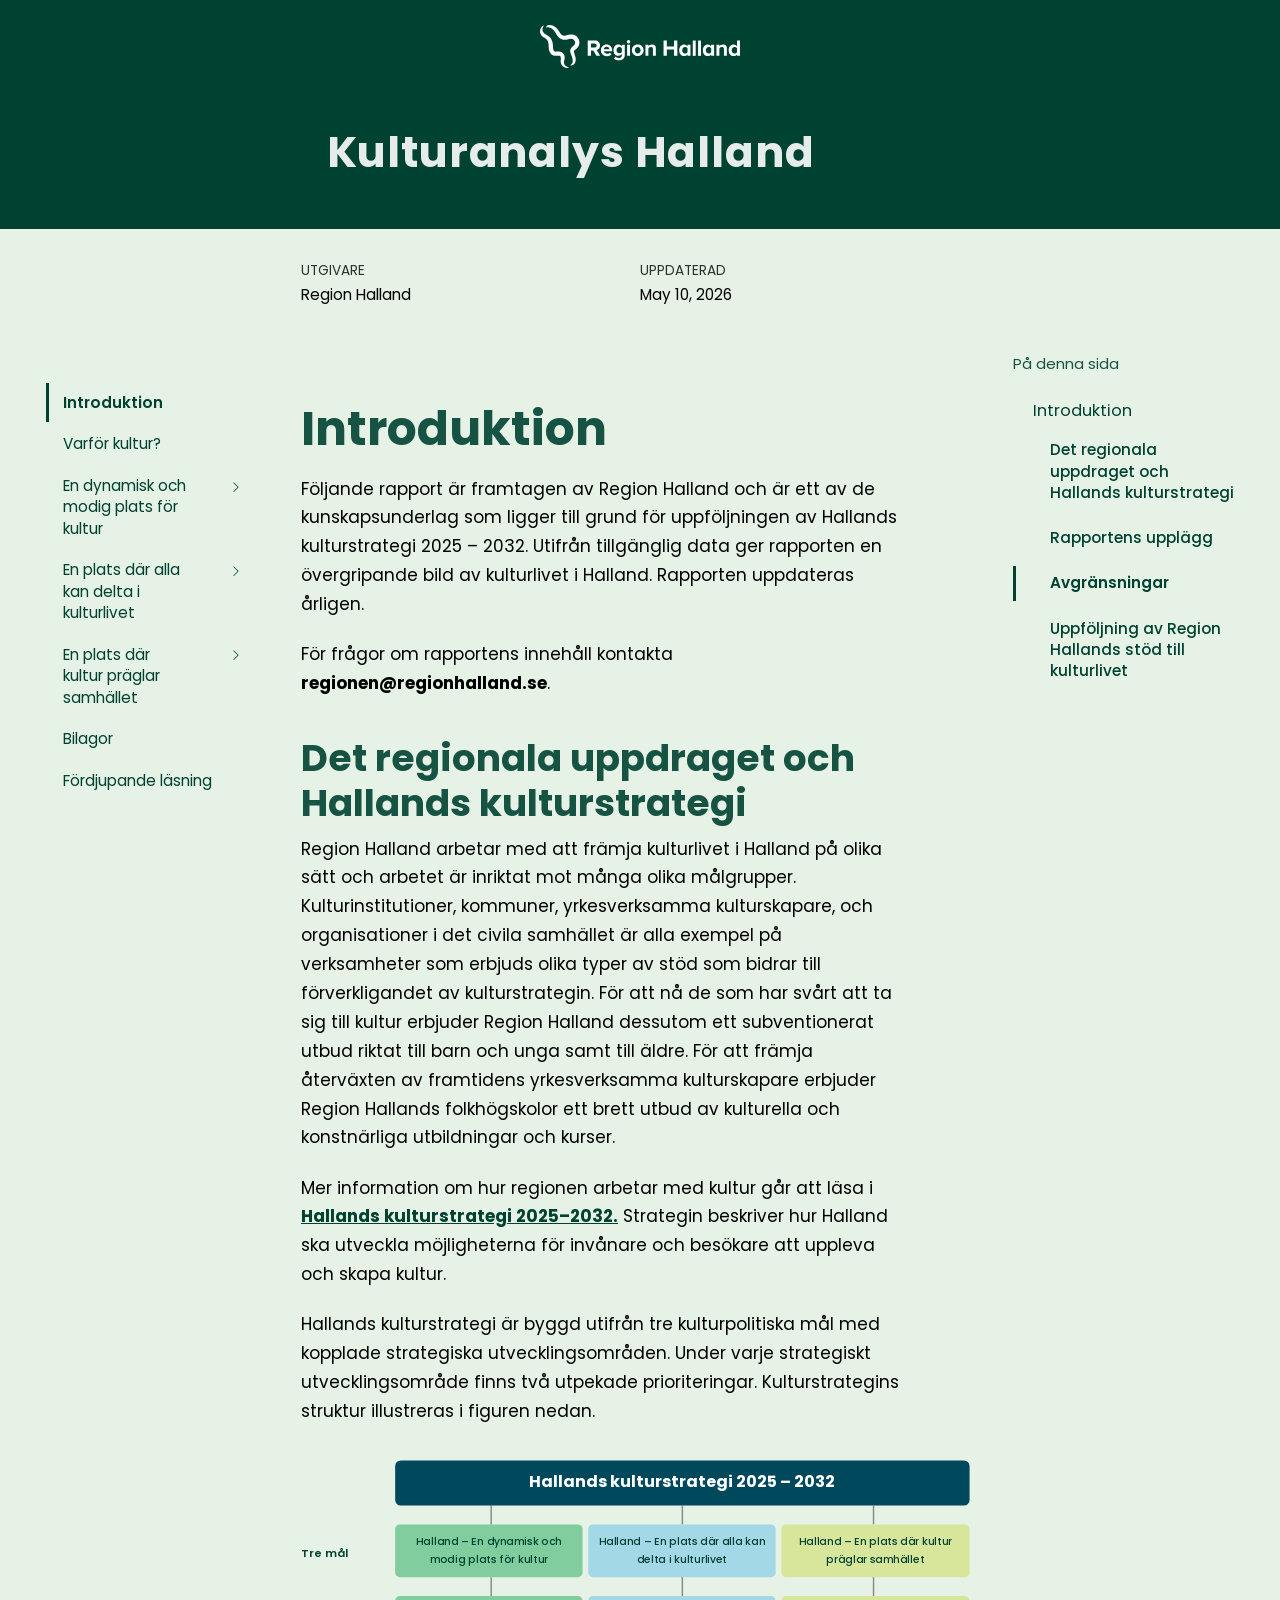
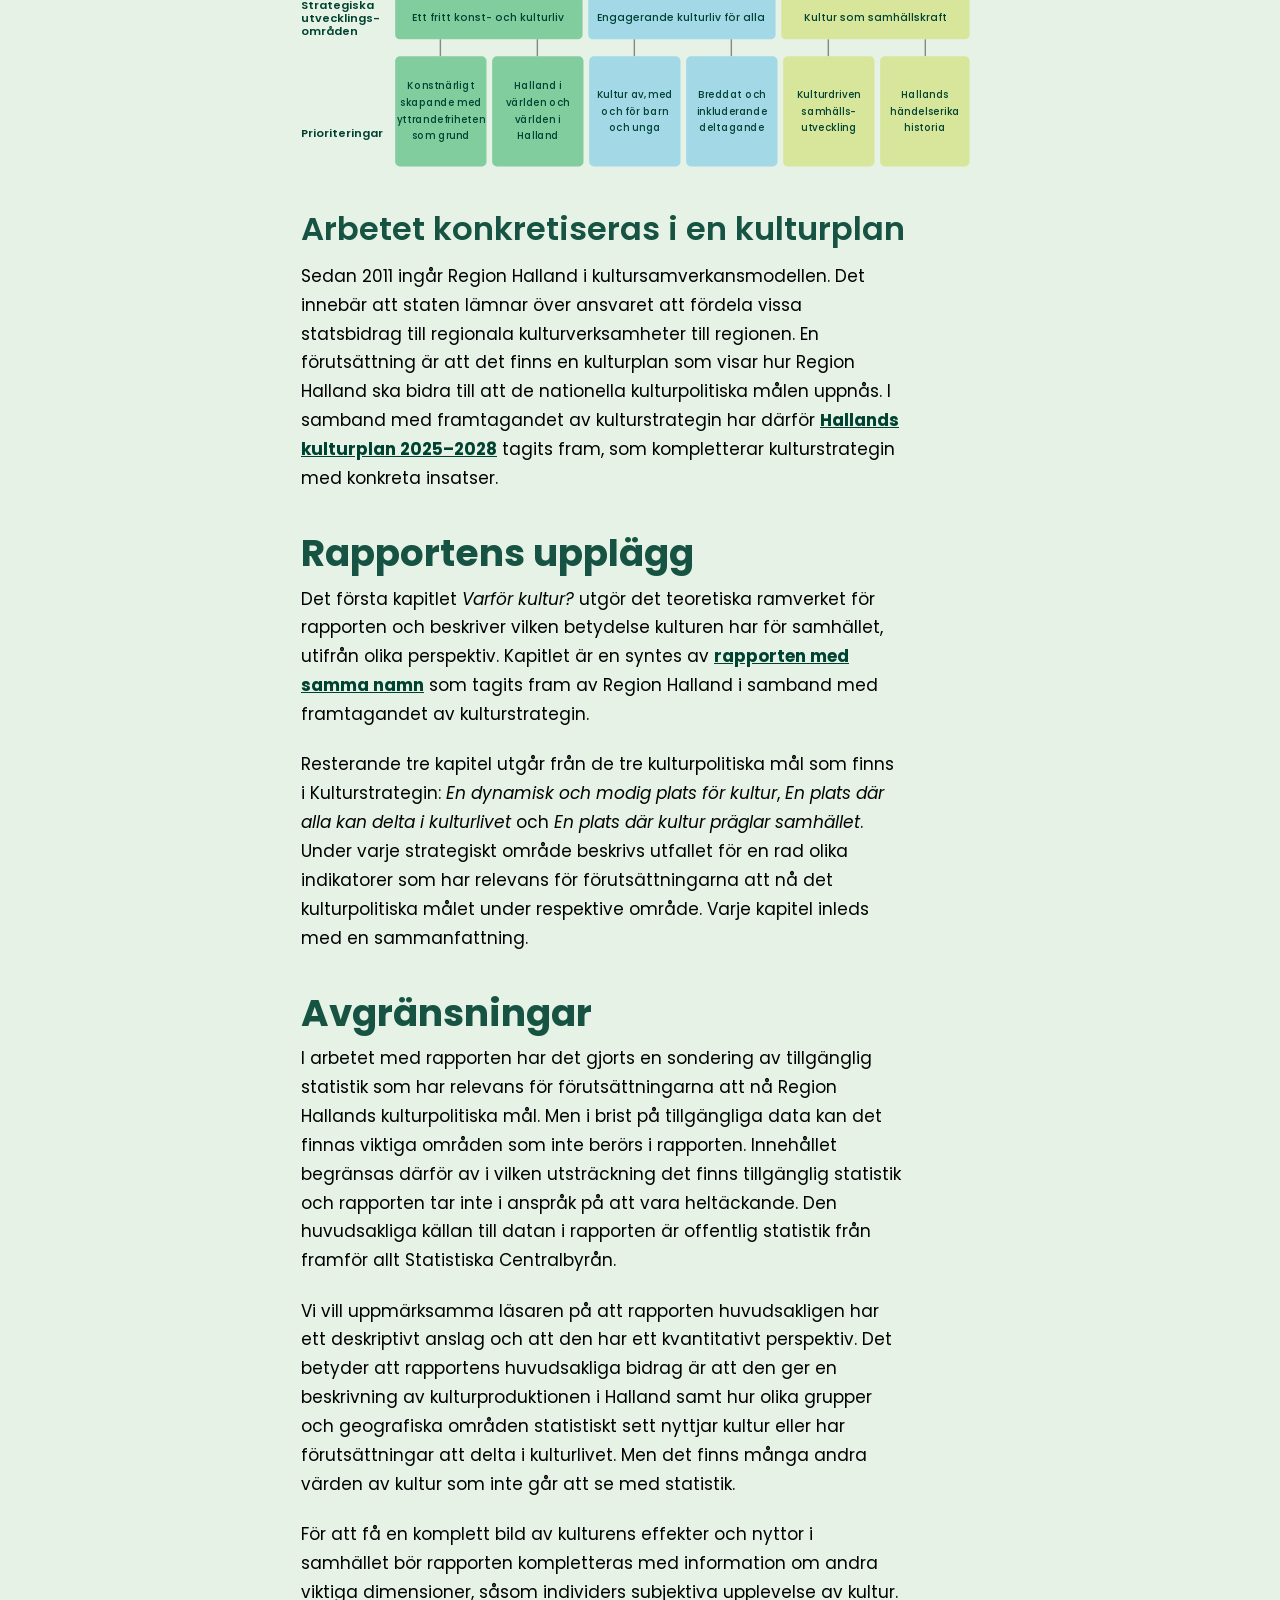
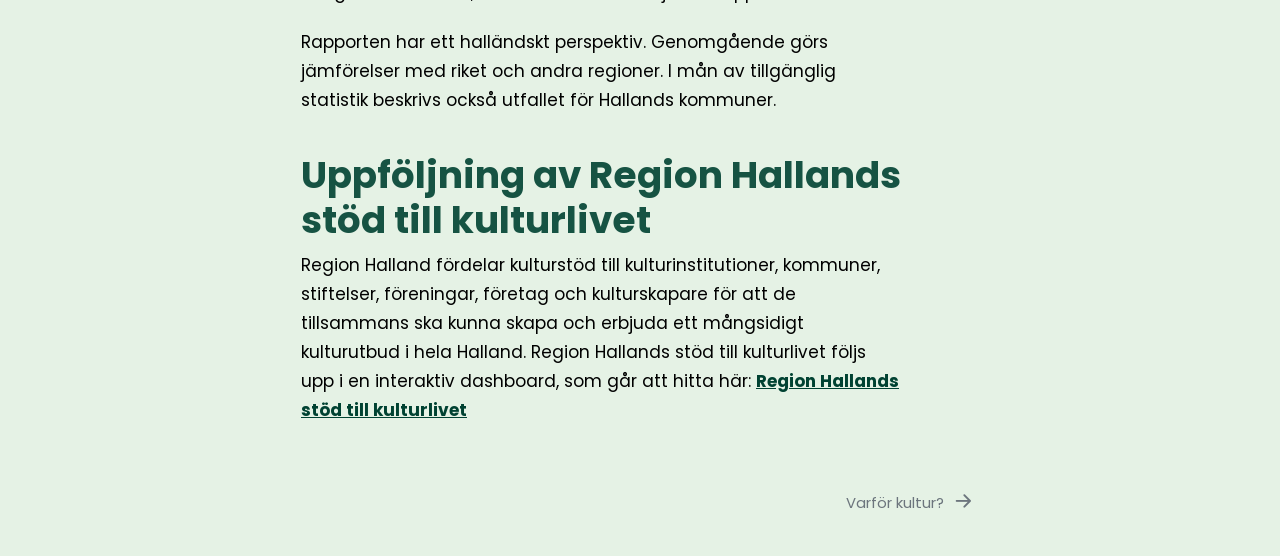
<file: docs/index.html>
<!DOCTYPE html>
<html xmlns="http://www.w3.org/1999/xhtml" lang="en" xml:lang="en"><head>

<meta charset="utf-8">
<meta name="generator" content="quarto-1.3.361">

<meta name="viewport" content="width=device-width, initial-scale=1.0, user-scalable=yes">

<meta name="author" content="Region Halland">
<meta name="dcterms.date" content="2026-05-10">

<title>Kulturanalys Halland</title>
<style>
code{white-space: pre-wrap;}
span.smallcaps{font-variant: small-caps;}
div.columns{display: flex; gap: min(4vw, 1.5em);}
div.column{flex: auto; overflow-x: auto;}
div.hanging-indent{margin-left: 1.5em; text-indent: -1.5em;}
ul.task-list{list-style: none;}
ul.task-list li input[type="checkbox"] {
  width: 0.8em;
  margin: 0 0.8em 0.2em -1em; /* quarto-specific, see https://github.com/quarto-dev/quarto-cli/issues/4556 */ 
  vertical-align: middle;
}
</style>


<script src="site_libs/quarto-nav/quarto-nav.js"></script>
<script src="site_libs/quarto-nav/headroom.min.js"></script>
<script src="site_libs/clipboard/clipboard.min.js"></script>
<script src="site_libs/quarto-search/autocomplete.umd.js"></script>
<script src="site_libs/quarto-search/fuse.min.js"></script>
<script src="site_libs/quarto-search/quarto-search.js"></script>
<meta name="quarto:offset" content="./">
<link href="./Kapitel1.html" rel="next">
<script src="site_libs/quarto-html/quarto.js"></script>
<script src="site_libs/quarto-html/popper.min.js"></script>
<script src="site_libs/quarto-html/tippy.umd.min.js"></script>
<script src="site_libs/quarto-html/anchor.min.js"></script>
<link href="site_libs/quarto-html/tippy.css" rel="stylesheet">
<link href="site_libs/quarto-html/quarto-syntax-highlighting.css" rel="stylesheet" id="quarto-text-highlighting-styles">
<script src="site_libs/bootstrap/bootstrap.min.js"></script>
<link href="site_libs/bootstrap/bootstrap-icons.css" rel="stylesheet">
<link href="site_libs/bootstrap/bootstrap.min.css" rel="stylesheet" id="quarto-bootstrap" data-mode="light">
<script id="quarto-search-options" type="application/json">{
  "location": "sidebar",
  "copy-button": false,
  "collapse-after": 3,
  "panel-placement": "start",
  "type": "textbox",
  "limit": 20,
  "language": {
    "search-no-results-text": "No results",
    "search-matching-documents-text": "matching documents",
    "search-copy-link-title": "Copy link to search",
    "search-hide-matches-text": "Hide additional matches",
    "search-more-match-text": "more match in this document",
    "search-more-matches-text": "more matches in this document",
    "search-clear-button-title": "Clear",
    "search-detached-cancel-button-title": "Cancel",
    "search-submit-button-title": "Submit",
    "search-label": "Search"
  }
}</script>


</head>

<body class="nav-sidebar floating">

<div id="quarto-search-results"></div>
  <header id="quarto-header" class="headroom fixed-top">
  <nav class="quarto-secondary-nav">
    <div class="container-fluid d-flex">
      <button type="button" class="quarto-btn-toggle btn" data-bs-toggle="collapse" data-bs-target="#quarto-sidebar,#quarto-sidebar-glass" aria-controls="quarto-sidebar" aria-expanded="false" aria-label="Toggle sidebar navigation" onclick="if (window.quartoToggleHeadroom) { window.quartoToggleHeadroom(); }">
        <i class="bi bi-layout-text-sidebar-reverse"></i>
      </button>
      <nav class="quarto-page-breadcrumbs" aria-label="breadcrumb"><ol class="breadcrumb"><li class="breadcrumb-item"><a href="./index.html">Introduktion</a></li></ol></nav>
      <a class="flex-grow-1" role="button" data-bs-toggle="collapse" data-bs-target="#quarto-sidebar,#quarto-sidebar-glass" aria-controls="quarto-sidebar" aria-expanded="false" aria-label="Toggle sidebar navigation" onclick="if (window.quartoToggleHeadroom) { window.quartoToggleHeadroom(); }">      
      </a>
    </div>
  </nav>
</header>
<!-- content -->
<header id="title-block-header" class="quarto-title-block default page-columns page-full">
  <div class="quarto-title-banner page-columns page-full">
    <div class="quarto-title column-body">
      <h1 class="title">Kulturanalys Halland</h1>
                      </div>
  </div>
    
  
  <div class="quarto-title-meta">

      <div>
      <div class="quarto-title-meta-heading">Utgivare</div>
      <div class="quarto-title-meta-contents">
               <p>Region Halland </p>
            </div>
    </div>
      
      <div>
      <div class="quarto-title-meta-heading">Uppdaterad</div>
      <div class="quarto-title-meta-contents">
        <p class="date">May 10, 2026</p>
      </div>
    </div>
    
      
    </div>
    
  
  </header><div id="quarto-content" class="quarto-container page-columns page-rows-contents page-layout-article">
<!-- sidebar -->
  <nav id="quarto-sidebar" class="sidebar collapse collapse-horizontal sidebar-navigation floating overflow-auto">
    <div class="pt-lg-2 mt-2 text-left sidebar-header">
    <div class="sidebar-title mb-0 py-0">
      <a href="./"></a> 
    </div>
      </div>
    <div class="sidebar-menu-container"> 
    <ul class="list-unstyled mt-1">
        <li class="sidebar-item">
  <div class="sidebar-item-container"> 
  <a href="./index.html" class="sidebar-item-text sidebar-link active">
 <span class="menu-text">Introduktion</span></a>
  </div>
</li>
        <li class="sidebar-item">
  <div class="sidebar-item-container"> 
  <a href="./Kapitel1.html" class="sidebar-item-text sidebar-link">
 <span class="menu-text">Varför kultur?</span></a>
  </div>
</li>
        <li class="sidebar-item sidebar-item-section">
      <div class="sidebar-item-container"> 
            <a href="./Kapitel2.html" class="sidebar-item-text sidebar-link">
 <span class="menu-text">En dynamisk och modig plats för kultur</span></a>
          <a class="sidebar-item-toggle text-start collapsed" data-bs-toggle="collapse" data-bs-target="#quarto-sidebar-section-1" aria-expanded="false" aria-label="Toggle section">
            <i class="bi bi-chevron-right ms-2"></i>
          </a> 
      </div>
      <ul id="quarto-sidebar-section-1" class="collapse list-unstyled sidebar-section depth1 ">  
          <li class="sidebar-item">
  <div class="sidebar-item-container"> 
  <a href="./Kapitel2_1.html" class="sidebar-item-text sidebar-link">
 <span class="menu-text">Kulturskapare</span></a>
  </div>
</li>
      </ul>
  </li>
        <li class="sidebar-item sidebar-item-section">
      <div class="sidebar-item-container"> 
            <a href="./Kapitel3.html" class="sidebar-item-text sidebar-link">
 <span class="menu-text">En plats där alla kan delta i kulturlivet</span></a>
          <a class="sidebar-item-toggle text-start collapsed" data-bs-toggle="collapse" data-bs-target="#quarto-sidebar-section-2" aria-expanded="false" aria-label="Toggle section">
            <i class="bi bi-chevron-right ms-2"></i>
          </a> 
      </div>
      <ul id="quarto-sidebar-section-2" class="collapse list-unstyled sidebar-section depth1 ">  
          <li class="sidebar-item">
  <div class="sidebar-item-container"> 
  <a href="./Kapitel3_2.html" class="sidebar-item-text sidebar-link">
 <span class="menu-text">Studieförbund</span></a>
  </div>
</li>
          <li class="sidebar-item">
  <div class="sidebar-item-container"> 
  <a href="./Kapitel3_3.html" class="sidebar-item-text sidebar-link">
 <span class="menu-text">Tillgång till bibliotek</span></a>
  </div>
</li>
          <li class="sidebar-item">
  <div class="sidebar-item-container"> 
  <a href="./Kapitel3_4.html" class="sidebar-item-text sidebar-link">
 <span class="menu-text">Kulturdeltagande</span></a>
  </div>
</li>
      </ul>
  </li>
        <li class="sidebar-item sidebar-item-section">
      <div class="sidebar-item-container"> 
            <a href="./Kapitel4.html" class="sidebar-item-text sidebar-link">
 <span class="menu-text">En plats där kultur präglar samhället</span></a>
          <a class="sidebar-item-toggle text-start collapsed" data-bs-toggle="collapse" data-bs-target="#quarto-sidebar-section-3" aria-expanded="false" aria-label="Toggle section">
            <i class="bi bi-chevron-right ms-2"></i>
          </a> 
      </div>
      <ul id="quarto-sidebar-section-3" class="collapse list-unstyled sidebar-section depth1 ">  
          <li class="sidebar-item">
  <div class="sidebar-item-container"> 
  <a href="./Kapitel4_1.html" class="sidebar-item-text sidebar-link">
 <span class="menu-text">Invånarnas syn på kulturutbudet</span></a>
  </div>
</li>
      </ul>
  </li>
        <li class="sidebar-item">
  <div class="sidebar-item-container"> 
  <a href="./Kapitel5.html" class="sidebar-item-text sidebar-link">
 <span class="menu-text">Bilagor</span></a>
  </div>
</li>
        <li class="sidebar-item">
  <div class="sidebar-item-container"> 
  <a href="./references.html" class="sidebar-item-text sidebar-link">
 <span class="menu-text">Fördjupande läsning</span></a>
  </div>
</li>
    </ul>
    </div>
</nav>
<div id="quarto-sidebar-glass" data-bs-toggle="collapse" data-bs-target="#quarto-sidebar,#quarto-sidebar-glass"></div>
<!-- margin-sidebar -->
    <div id="quarto-margin-sidebar" class="sidebar margin-sidebar">
        <nav id="TOC" role="doc-toc" class="toc-active">
    <h2 id="toc-title">På denna sida</h2>
   
  <ul>
  <li><a href="#introduktion" id="toc-introduktion" class="nav-link active" data-scroll-target="#introduktion">Introduktion</a>
  <ul class="collapse">
  <li><a href="#det-regionala-uppdraget-och-hallands-kulturstrategi" id="toc-det-regionala-uppdraget-och-hallands-kulturstrategi" class="nav-link" data-scroll-target="#det-regionala-uppdraget-och-hallands-kulturstrategi">Det regionala uppdraget och Hallands kulturstrategi</a>
  <ul class="collapse">
  <li><a href="#arbetet-konkretiseras-i-en-kulturplan" id="toc-arbetet-konkretiseras-i-en-kulturplan" class="nav-link" data-scroll-target="#arbetet-konkretiseras-i-en-kulturplan">Arbetet konkretiseras i en kulturplan</a></li>
  </ul></li>
  <li><a href="#rapportens-upplägg" id="toc-rapportens-upplägg" class="nav-link" data-scroll-target="#rapportens-upplägg">Rapportens upplägg</a></li>
  <li><a href="#avgränsningar" id="toc-avgränsningar" class="nav-link" data-scroll-target="#avgränsningar">Avgränsningar</a></li>
  <li><a href="#uppföljning-av-region-hallands-stöd-till-kulturlivet" id="toc-uppföljning-av-region-hallands-stöd-till-kulturlivet" class="nav-link" data-scroll-target="#uppföljning-av-region-hallands-stöd-till-kulturlivet">Uppföljning av Region Hallands stöd till kulturlivet</a></li>
  </ul></li>
  </ul>
</nav>
    </div>
<!-- main -->
<main class="content quarto-banner-title-block" id="quarto-document-content">




<section id="introduktion" class="level1 unnumbered">
<h1 class="unnumbered">Introduktion</h1>
<p>Följande rapport är framtagen av Region Halland och är ett av de kunskapsunderlag som ligger till grund för uppföljningen av Hallands kulturstrategi 2025 – 2032. Utifrån tillgänglig data ger rapporten en övergripande bild av kulturlivet i Halland. Rapporten uppdateras årligen.</p>
<p>För frågor om rapportens innehåll kontakta <strong>regionen@regionhalland.se</strong>.</p>
<section id="det-regionala-uppdraget-och-hallands-kulturstrategi" class="level2">
<h2 class="anchored" data-anchor-id="det-regionala-uppdraget-och-hallands-kulturstrategi">Det regionala uppdraget och Hallands kulturstrategi</h2>
<p>Region Halland arbetar med att främja kulturlivet i Halland på olika sätt och arbetet är inriktat mot många olika målgrupper. Kulturinstitutioner, kommuner, yrkesverksamma kulturskapare, och organisationer i det civila samhället är alla exempel på verksamheter som erbjuds olika typer av stöd som bidrar till förverkligandet av kulturstrategin. För att nå de som har svårt att ta sig till kultur erbjuder Region Halland dessutom ett subventionerat utbud riktat till barn och unga samt till äldre. För att främja återväxten av framtidens yrkesverksamma kulturskapare erbjuder Region Hallands folkhögskolor ett brett utbud av kulturella och konstnärliga utbildningar och kurser.</p>
<p>Mer information om hur regionen arbetar med kultur går att läsa i <a href="https://www.regionhalland.se/kultur/kulturstrategi-och-samverkan/hallands-kulturstrategi-och-kulturplan"><strong>Hallands kulturstrategi 2025–2032.</strong></a> Strategin beskriver hur Halland ska utveckla möjligheterna för invånare och besökare att uppleva och skapa kultur.</p>
<p>Hallands kulturstrategi är byggd utifrån tre kulturpolitiska mål med kopplade strategiska utvecklingsområden. Under varje strategiskt utvecklingsområde finns två utpekade prioriteringar. Kulturstrategins struktur illustreras i figuren nedan.</p>
<svg xmlns="http://www.w3.org/2000/svg" viewbox="0 0 720 345" width="100%" style="max-width:100%; display:block; margin: 1.5rem 0 0 0; font-family: 'Poppins', sans-serif;">

  <!-- ── HEADER ── -->
  <rect x="100" y="10" width="610" height="48" rx="6" fill="#00495D"></rect>
  <text x="405" y="34" text-anchor="middle" dominant-baseline="middle" fill="white" font-size="17" font-weight="700">Hallands kulturstrategi 2025 – 2032</text>

  <!-- ── CONNECTORS: header → mål ── -->
  <line x1="202" y1="58" x2="202" y2="78" stroke="#444" stroke-width="1.5" opacity="0.6"></line>
  <line x1="405" y1="58" x2="405" y2="78" stroke="#444" stroke-width="1.5" opacity="0.6"></line>
  <line x1="608" y1="58" x2="608" y2="78" stroke="#444" stroke-width="1.5" opacity="0.6"></line>

  <!-- ── TRE MÅL ── -->
  <text x="0" y="109" text-anchor="start" dominant-baseline="middle" fill="#004232" font-size="12" font-weight="600">Tre mål</text>
  <rect x="100" y="78" width="199" height="56" rx="5" fill="#82CD9E"></rect>
  <foreignobject x="100" y="78" width="199" height="56">
    <div xmlns="http://www.w3.org/1999/xhtml" style="width:199px;height:56px;display:flex;align-items:center;justify-content:center;text-align:center;font-family:Poppins,sans-serif;font-size:11px;font-weight:500;color:#004232;padding:4px;box-sizing:border-box;">Halland – En dynamisk och modig plats för kultur</div>
  </foreignobject>
  <rect x="305" y="78" width="199" height="56" rx="5" fill="#A3D8E7"></rect>
  <foreignobject x="305" y="78" width="199" height="56">
    <div xmlns="http://www.w3.org/1999/xhtml" style="width:199px;height:56px;display:flex;align-items:center;justify-content:center;text-align:center;font-family:Poppins,sans-serif;font-size:11px;font-weight:500;color:#004232;padding:4px;box-sizing:border-box;">Halland – En plats där alla kan delta i kulturlivet</div>
  </foreignobject>
  <rect x="510" y="78" width="200" height="56" rx="5" fill="#D8E69C"></rect>
  <foreignobject x="510" y="78" width="200" height="56">
    <div xmlns="http://www.w3.org/1999/xhtml" style="width:200px;height:56px;display:flex;align-items:center;justify-content:center;text-align:center;font-family:Poppins,sans-serif;font-size:11px;font-weight:500;color:#004232;padding:4px;box-sizing:border-box;">Halland – En plats där kultur präglar samhället</div>
  </foreignobject>

  <!-- ── CONNECTORS: mål → strategiska ── -->
  <line x1="202" y1="134" x2="202" y2="154" stroke="#444" stroke-width="1.5" opacity="0.6"></line>
  <line x1="405" y1="134" x2="405" y2="154" stroke="#444" stroke-width="1.5" opacity="0.6"></line>
  <line x1="608" y1="134" x2="608" y2="154" stroke="#444" stroke-width="1.5" opacity="0.6"></line>

  <!-- ── STRATEGISKA UTVECKLINGSOMRÅDEN ── -->
  <text x="0" y="164" text-anchor="start" dominant-baseline="middle" fill="#004232" font-size="12" font-weight="600">Strategiska</text>
  <text x="0" y="178" text-anchor="start" dominant-baseline="middle" fill="#004232" font-size="12" font-weight="600">utvecklings-</text>
  <text x="0" y="192" text-anchor="start" dominant-baseline="middle" fill="#004232" font-size="12" font-weight="600">områden</text>
  <rect x="100" y="154" width="199" height="46" rx="5" fill="#82CD9E"></rect>
  <text x="199" y="177" text-anchor="middle" dominant-baseline="middle" fill="#004232" font-size="11" font-weight="500">Ett fritt konst- och kulturliv</text>
  <rect x="305" y="154" width="199" height="46" rx="5" fill="#A3D8E7"></rect>
  <text x="404" y="177" text-anchor="middle" dominant-baseline="middle" fill="#004232" font-size="11" font-weight="500">Engagerande kulturliv för alla</text>
  <rect x="510" y="154" width="200" height="46" rx="5" fill="#D8E69C"></rect>
  <text x="610" y="177" text-anchor="middle" dominant-baseline="middle" fill="#004232" font-size="11" font-weight="500">Kultur som samhällskraft</text>

  <!-- ── CONNECTORS: strategiska → prio ── -->
  <!-- 6 prio cols: width=(610-5*6)/6=96.7, centers at 100+48=148, +103=251, +103=354, +103=457, +103=560, +103=663 -->
  <line x1="148" y1="200" x2="148" y2="218" stroke="#444" stroke-width="1.5" opacity="0.6"></line>
  <line x1="251" y1="200" x2="251" y2="218" stroke="#444" stroke-width="1.5" opacity="0.6"></line>
  <line x1="354" y1="200" x2="354" y2="218" stroke="#444" stroke-width="1.5" opacity="0.6"></line>
  <line x1="457" y1="200" x2="457" y2="218" stroke="#444" stroke-width="1.5" opacity="0.6"></line>
  <line x1="560" y1="200" x2="560" y2="218" stroke="#444" stroke-width="1.5" opacity="0.6"></line>
  <line x1="663" y1="200" x2="663" y2="218" stroke="#444" stroke-width="1.5" opacity="0.6"></line>

  <!-- ── PRIORITERINGAR ── -->
  <text x="0" y="300" text-anchor="start" dominant-baseline="middle" fill="#004232" font-size="12" font-weight="600">Prioriteringar</text>

  <rect x="100" y="218" width="97" height="117" rx="5" fill="#82CD9E"></rect>
  <foreignobject x="100" y="218" width="97" height="117">
    <div xmlns="http://www.w3.org/1999/xhtml" style="width:97px;height:117px;display:flex;align-items:center;justify-content:center;text-align:center;font-family:Poppins,sans-serif;font-size:10.5px;font-weight:500;color:#004232;padding:6px;box-sizing:border-box;">Konstnärligt skapande med yttrandefriheten som grund</div>
  </foreignobject>

  <rect x="203" y="218" width="97" height="117" rx="5" fill="#82CD9E"></rect>
  <foreignobject x="203" y="218" width="97" height="117">
    <div xmlns="http://www.w3.org/1999/xhtml" style="width:97px;height:117px;display:flex;align-items:center;justify-content:center;text-align:center;font-family:Poppins,sans-serif;font-size:10.5px;font-weight:500;color:#004232;padding:6px;box-sizing:border-box;">Halland i världen och världen i Halland</div>
  </foreignobject>

  <rect x="306" y="218" width="97" height="117" rx="5" fill="#A3D8E7"></rect>
  <foreignobject x="306" y="218" width="97" height="117">
    <div xmlns="http://www.w3.org/1999/xhtml" style="width:97px;height:117px;display:flex;align-items:center;justify-content:center;text-align:center;font-family:Poppins,sans-serif;font-size:10.5px;font-weight:500;color:#004232;padding:6px;box-sizing:border-box;">Kultur av, med och för barn och unga</div>
  </foreignobject>

  <rect x="409" y="218" width="97" height="117" rx="5" fill="#A3D8E7"></rect>
  <foreignobject x="409" y="218" width="97" height="117">
    <div xmlns="http://www.w3.org/1999/xhtml" style="width:97px;height:117px;display:flex;align-items:center;justify-content:center;text-align:center;font-family:Poppins,sans-serif;font-size:10.5px;font-weight:500;color:#004232;padding:6px;box-sizing:border-box;">Breddat och inkluderande deltagande</div>
  </foreignobject>

  <rect x="512" y="218" width="97" height="117" rx="5" fill="#D8E69C"></rect>
  <foreignobject x="512" y="218" width="97" height="117">
    <div xmlns="http://www.w3.org/1999/xhtml" style="width:97px;height:117px;display:flex;align-items:center;justify-content:center;text-align:center;font-family:Poppins,sans-serif;font-size:10.5px;font-weight:500;color:#004232;padding:6px;box-sizing:border-box;">Kulturdriven samhälls-<br>utveckling</div>
  </foreignobject>

  <rect x="615" y="218" width="95" height="117" rx="5" fill="#D8E69C"></rect>
  <foreignobject x="615" y="218" width="95" height="117">
    <div xmlns="http://www.w3.org/1999/xhtml" style="width:95px;height:117px;display:flex;align-items:center;justify-content:center;text-align:center;font-family:Poppins,sans-serif;font-size:10.5px;font-weight:500;color:#004232;padding:6px;box-sizing:border-box;">Hallands händelserika historia</div>
  </foreignobject>

</svg>
<section id="arbetet-konkretiseras-i-en-kulturplan" class="level3">
<h3 class="anchored" data-anchor-id="arbetet-konkretiseras-i-en-kulturplan">Arbetet konkretiseras i en kulturplan</h3>
<p>Sedan 2011 ingår Region Halland i kultursamverkansmodellen. Det innebär att staten lämnar över ansvaret att fördela vissa statsbidrag till regionala kulturverksamheter till regionen. En förutsättning är att det finns en kulturplan som visar hur Region Halland ska bidra till att de nationella kulturpolitiska målen uppnås. I samband med framtagandet av kulturstrategin har därför <a href="https://www.regionhalland.se/kultur/kulturstrategi-och-samverkan/hallands-kulturstrategi-och-kulturplan"><strong>Hallands kulturplan 2025–2028</strong></a> tagits fram, som kompletterar kulturstrategin med konkreta insatser.</p>
</section>
</section>
<section id="rapportens-upplägg" class="level2">
<h2 class="anchored" data-anchor-id="rapportens-upplägg">Rapportens upplägg</h2>
<p>Det första kapitlet <em>Varför kultur?</em> utgör det teoretiska ramverket för rapporten och beskriver vilken betydelse kulturen har för samhället, utifrån olika perspektiv. Kapitlet är en syntes av <a href="https://www.regionhalland.se/download/18.213f2e2718df28ad85d28569/1710240387156/varfor-kultur-2a-upplagan-tg.pdf"><strong>rapporten med samma namn</strong></a> som tagits fram av Region Halland i samband med framtagandet av kulturstrategin.</p>
<p>Resterande tre kapitel utgår från de tre kulturpolitiska mål som finns i Kulturstrategin: <em>En dynamisk och modig plats för kultur</em>, <em>En plats där alla kan delta i kulturlivet</em> och <em>En plats där kultur präglar samhället</em>. Under varje strategiskt område beskrivs utfallet för en rad olika indikatorer som har relevans för förutsättningarna att nå det kulturpolitiska målet under respektive område. Varje kapitel inleds med en sammanfattning.</p>
</section>
<section id="avgränsningar" class="level2">
<h2 class="anchored" data-anchor-id="avgränsningar">Avgränsningar</h2>
<p>I arbetet med rapporten har det gjorts en sondering av tillgänglig statistik som har relevans för förutsättningarna att nå Region Hallands kulturpolitiska mål. Men i brist på tillgängliga data kan det finnas viktiga områden som inte berörs i rapporten. Innehållet begränsas därför av i vilken utsträckning det finns tillgänglig statistik och rapporten tar inte i anspråk på att vara heltäckande. Den huvudsakliga källan till datan i rapporten är offentlig statistik från framför allt Statistiska Centralbyrån.</p>
<p>Vi vill uppmärksamma läsaren på att rapporten huvudsakligen har ett deskriptivt anslag och att den har ett kvantitativt perspektiv. Det betyder att rapportens huvudsakliga bidrag är att den ger en beskrivning av kulturproduktionen i Halland samt hur olika grupper och geografiska områden statistiskt sett nyttjar kultur eller har förutsättningar att delta i kulturlivet. Men det finns många andra värden av kultur som inte går att se med statistik.</p>
<p>För att få en komplett bild av kulturens effekter och nyttor i samhället bör rapporten kompletteras med information om andra viktiga dimensioner, såsom individers subjektiva upplevelse av kultur.</p>
<p>Rapporten har ett halländskt perspektiv. Genomgående görs jämförelser med riket och andra regioner. I mån av tillgänglig statistik beskrivs också utfallet för Hallands kommuner.</p>
</section>
<section id="uppföljning-av-region-hallands-stöd-till-kulturlivet" class="level2">
<h2 class="anchored" data-anchor-id="uppföljning-av-region-hallands-stöd-till-kulturlivet">Uppföljning av Region Hallands stöd till kulturlivet</h2>
<p>Region Halland fördelar kulturstöd till kulturinstitutioner, kommuner, stiftelser, föreningar, företag och kulturskapare för att de tillsammans ska kunna skapa och erbjuda ett mångsidigt kulturutbud i hela Halland. Region Hallands stöd till kulturlivet följs upp i en interaktiv dashboard, som går att hitta här: <a href="https://regionhalland.quarto.pub/kultur_dashboard/"><strong>Region Hallands stöd till kulturlivet</strong></a></p>


</section>
</section>

</main> <!-- /main -->
<script id="quarto-html-after-body" type="application/javascript">
window.document.addEventListener("DOMContentLoaded", function (event) {
  const toggleBodyColorMode = (bsSheetEl) => {
    const mode = bsSheetEl.getAttribute("data-mode");
    const bodyEl = window.document.querySelector("body");
    if (mode === "dark") {
      bodyEl.classList.add("quarto-dark");
      bodyEl.classList.remove("quarto-light");
    } else {
      bodyEl.classList.add("quarto-light");
      bodyEl.classList.remove("quarto-dark");
    }
  }
  const toggleBodyColorPrimary = () => {
    const bsSheetEl = window.document.querySelector("link#quarto-bootstrap");
    if (bsSheetEl) {
      toggleBodyColorMode(bsSheetEl);
    }
  }
  toggleBodyColorPrimary();  
  const icon = "";
  const anchorJS = new window.AnchorJS();
  anchorJS.options = {
    placement: 'right',
    icon: icon
  };
  anchorJS.add('.anchored');
  const isCodeAnnotation = (el) => {
    for (const clz of el.classList) {
      if (clz.startsWith('code-annotation-')) {                     
        return true;
      }
    }
    return false;
  }
  const clipboard = new window.ClipboardJS('.code-copy-button', {
    text: function(trigger) {
      const codeEl = trigger.previousElementSibling.cloneNode(true);
      for (const childEl of codeEl.children) {
        if (isCodeAnnotation(childEl)) {
          childEl.remove();
        }
      }
      return codeEl.innerText;
    }
  });
  clipboard.on('success', function(e) {
    // button target
    const button = e.trigger;
    // don't keep focus
    button.blur();
    // flash "checked"
    button.classList.add('code-copy-button-checked');
    var currentTitle = button.getAttribute("title");
    button.setAttribute("title", "Copied!");
    let tooltip;
    if (window.bootstrap) {
      button.setAttribute("data-bs-toggle", "tooltip");
      button.setAttribute("data-bs-placement", "left");
      button.setAttribute("data-bs-title", "Copied!");
      tooltip = new bootstrap.Tooltip(button, 
        { trigger: "manual", 
          customClass: "code-copy-button-tooltip",
          offset: [0, -8]});
      tooltip.show();    
    }
    setTimeout(function() {
      if (tooltip) {
        tooltip.hide();
        button.removeAttribute("data-bs-title");
        button.removeAttribute("data-bs-toggle");
        button.removeAttribute("data-bs-placement");
      }
      button.setAttribute("title", currentTitle);
      button.classList.remove('code-copy-button-checked');
    }, 1000);
    // clear code selection
    e.clearSelection();
  });
  function tippyHover(el, contentFn) {
    const config = {
      allowHTML: true,
      content: contentFn,
      maxWidth: 500,
      delay: 100,
      arrow: false,
      appendTo: function(el) {
          return el.parentElement;
      },
      interactive: true,
      interactiveBorder: 10,
      theme: 'quarto',
      placement: 'bottom-start'
    };
    window.tippy(el, config); 
  }
  const noterefs = window.document.querySelectorAll('a[role="doc-noteref"]');
  for (var i=0; i<noterefs.length; i++) {
    const ref = noterefs[i];
    tippyHover(ref, function() {
      // use id or data attribute instead here
      let href = ref.getAttribute('data-footnote-href') || ref.getAttribute('href');
      try { href = new URL(href).hash; } catch {}
      const id = href.replace(/^#\/?/, "");
      const note = window.document.getElementById(id);
      return note.innerHTML;
    });
  }
      let selectedAnnoteEl;
      const selectorForAnnotation = ( cell, annotation) => {
        let cellAttr = 'data-code-cell="' + cell + '"';
        let lineAttr = 'data-code-annotation="' +  annotation + '"';
        const selector = 'span[' + cellAttr + '][' + lineAttr + ']';
        return selector;
      }
      const selectCodeLines = (annoteEl) => {
        const doc = window.document;
        const targetCell = annoteEl.getAttribute("data-target-cell");
        const targetAnnotation = annoteEl.getAttribute("data-target-annotation");
        const annoteSpan = window.document.querySelector(selectorForAnnotation(targetCell, targetAnnotation));
        const lines = annoteSpan.getAttribute("data-code-lines").split(",");
        const lineIds = lines.map((line) => {
          return targetCell + "-" + line;
        })
        let top = null;
        let height = null;
        let parent = null;
        if (lineIds.length > 0) {
            //compute the position of the single el (top and bottom and make a div)
            const el = window.document.getElementById(lineIds[0]);
            top = el.offsetTop;
            height = el.offsetHeight;
            parent = el.parentElement.parentElement;
          if (lineIds.length > 1) {
            const lastEl = window.document.getElementById(lineIds[lineIds.length - 1]);
            const bottom = lastEl.offsetTop + lastEl.offsetHeight;
            height = bottom - top;
          }
          if (top !== null && height !== null && parent !== null) {
            // cook up a div (if necessary) and position it 
            let div = window.document.getElementById("code-annotation-line-highlight");
            if (div === null) {
              div = window.document.createElement("div");
              div.setAttribute("id", "code-annotation-line-highlight");
              div.style.position = 'absolute';
              parent.appendChild(div);
            }
            div.style.top = top - 2 + "px";
            div.style.height = height + 4 + "px";
            let gutterDiv = window.document.getElementById("code-annotation-line-highlight-gutter");
            if (gutterDiv === null) {
              gutterDiv = window.document.createElement("div");
              gutterDiv.setAttribute("id", "code-annotation-line-highlight-gutter");
              gutterDiv.style.position = 'absolute';
              const codeCell = window.document.getElementById(targetCell);
              const gutter = codeCell.querySelector('.code-annotation-gutter');
              gutter.appendChild(gutterDiv);
            }
            gutterDiv.style.top = top - 2 + "px";
            gutterDiv.style.height = height + 4 + "px";
          }
          selectedAnnoteEl = annoteEl;
        }
      };
      const unselectCodeLines = () => {
        const elementsIds = ["code-annotation-line-highlight", "code-annotation-line-highlight-gutter"];
        elementsIds.forEach((elId) => {
          const div = window.document.getElementById(elId);
          if (div) {
            div.remove();
          }
        });
        selectedAnnoteEl = undefined;
      };
      // Attach click handler to the DT
      const annoteDls = window.document.querySelectorAll('dt[data-target-cell]');
      for (const annoteDlNode of annoteDls) {
        annoteDlNode.addEventListener('click', (event) => {
          const clickedEl = event.target;
          if (clickedEl !== selectedAnnoteEl) {
            unselectCodeLines();
            const activeEl = window.document.querySelector('dt[data-target-cell].code-annotation-active');
            if (activeEl) {
              activeEl.classList.remove('code-annotation-active');
            }
            selectCodeLines(clickedEl);
            clickedEl.classList.add('code-annotation-active');
          } else {
            // Unselect the line
            unselectCodeLines();
            clickedEl.classList.remove('code-annotation-active');
          }
        });
      }
  const findCites = (el) => {
    const parentEl = el.parentElement;
    if (parentEl) {
      const cites = parentEl.dataset.cites;
      if (cites) {
        return {
          el,
          cites: cites.split(' ')
        };
      } else {
        return findCites(el.parentElement)
      }
    } else {
      return undefined;
    }
  };
  var bibliorefs = window.document.querySelectorAll('a[role="doc-biblioref"]');
  for (var i=0; i<bibliorefs.length; i++) {
    const ref = bibliorefs[i];
    const citeInfo = findCites(ref);
    if (citeInfo) {
      tippyHover(citeInfo.el, function() {
        var popup = window.document.createElement('div');
        citeInfo.cites.forEach(function(cite) {
          var citeDiv = window.document.createElement('div');
          citeDiv.classList.add('hanging-indent');
          citeDiv.classList.add('csl-entry');
          var biblioDiv = window.document.getElementById('ref-' + cite);
          if (biblioDiv) {
            citeDiv.innerHTML = biblioDiv.innerHTML;
          }
          popup.appendChild(citeDiv);
        });
        return popup.innerHTML;
      });
    }
  }
});
</script>
<nav class="page-navigation">
  <div class="nav-page nav-page-previous">
  </div>
  <div class="nav-page nav-page-next">
      <a href="./Kapitel1.html" class="pagination-link">
        <span class="nav-page-text">Varför kultur?</span> <i class="bi bi-arrow-right-short"></i>
      </a>
  </div>
</nav>
</div> <!-- /content -->



</body></html>
</file>
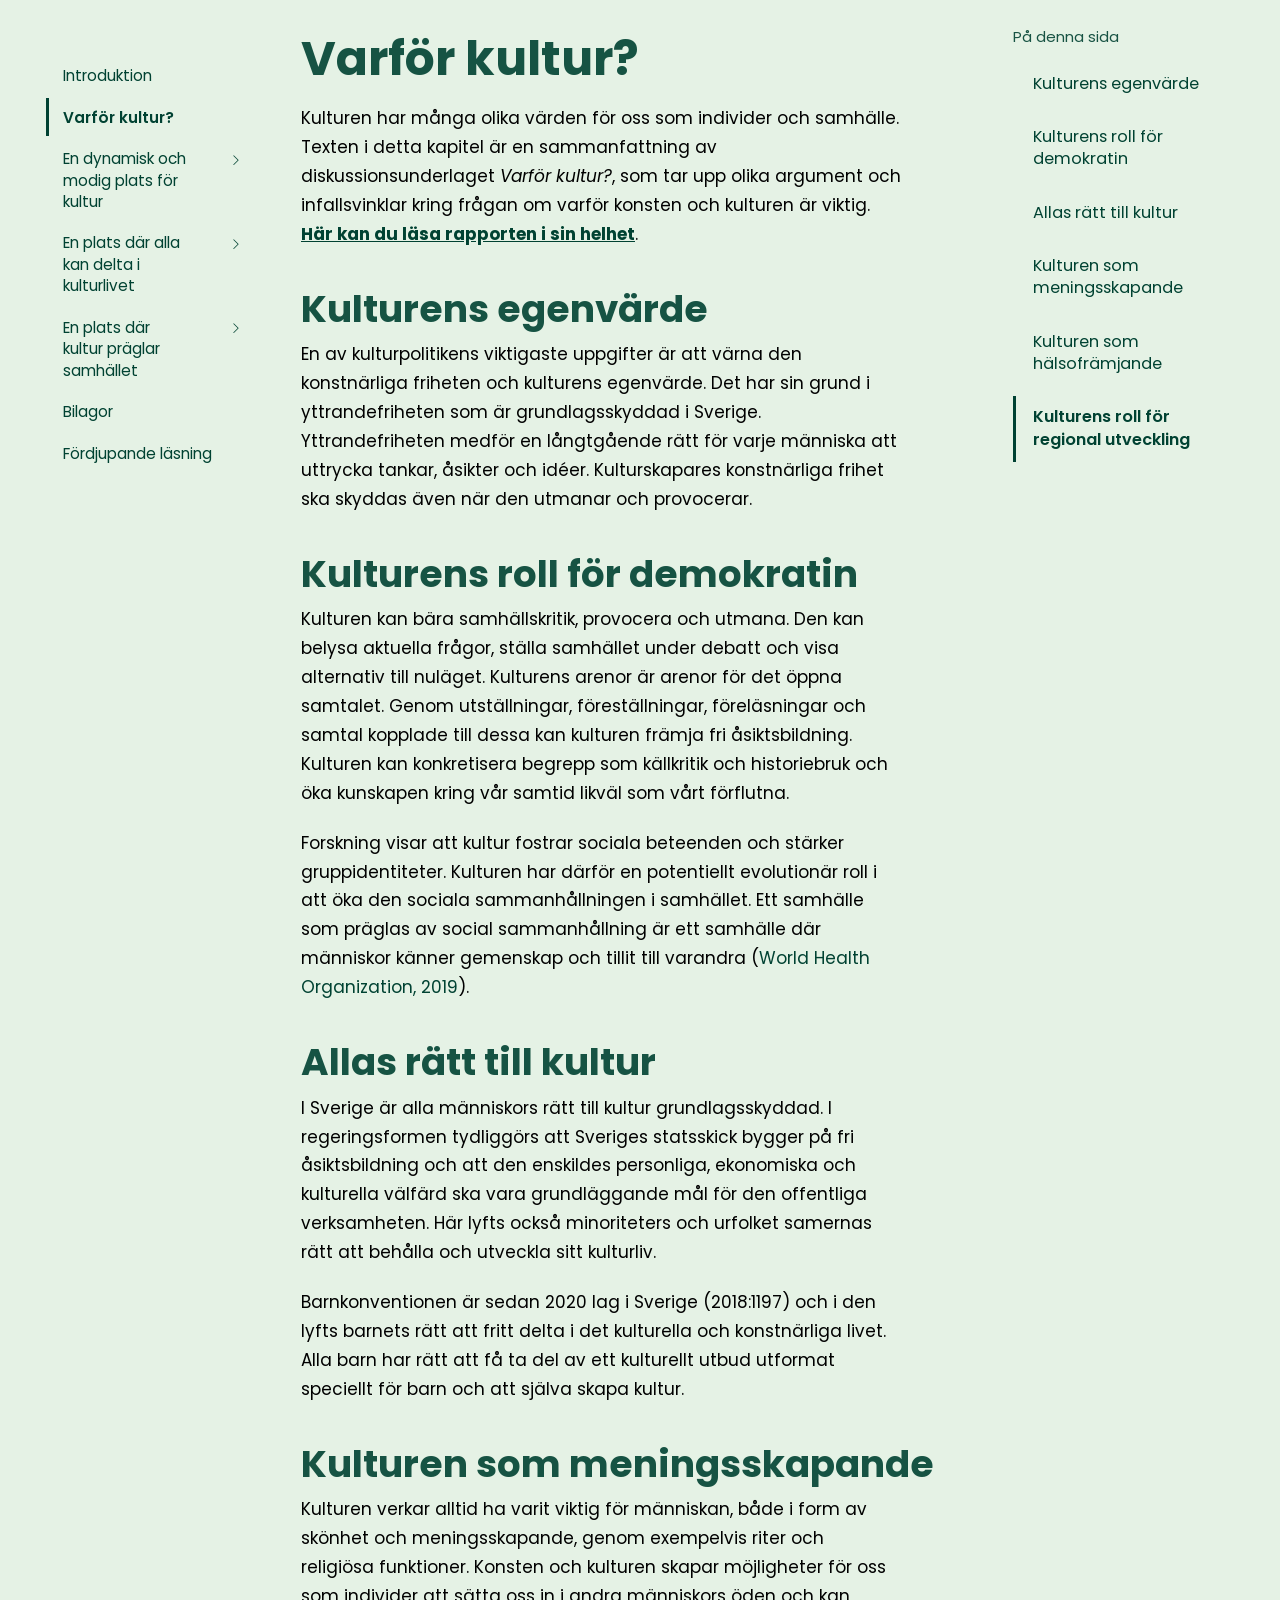
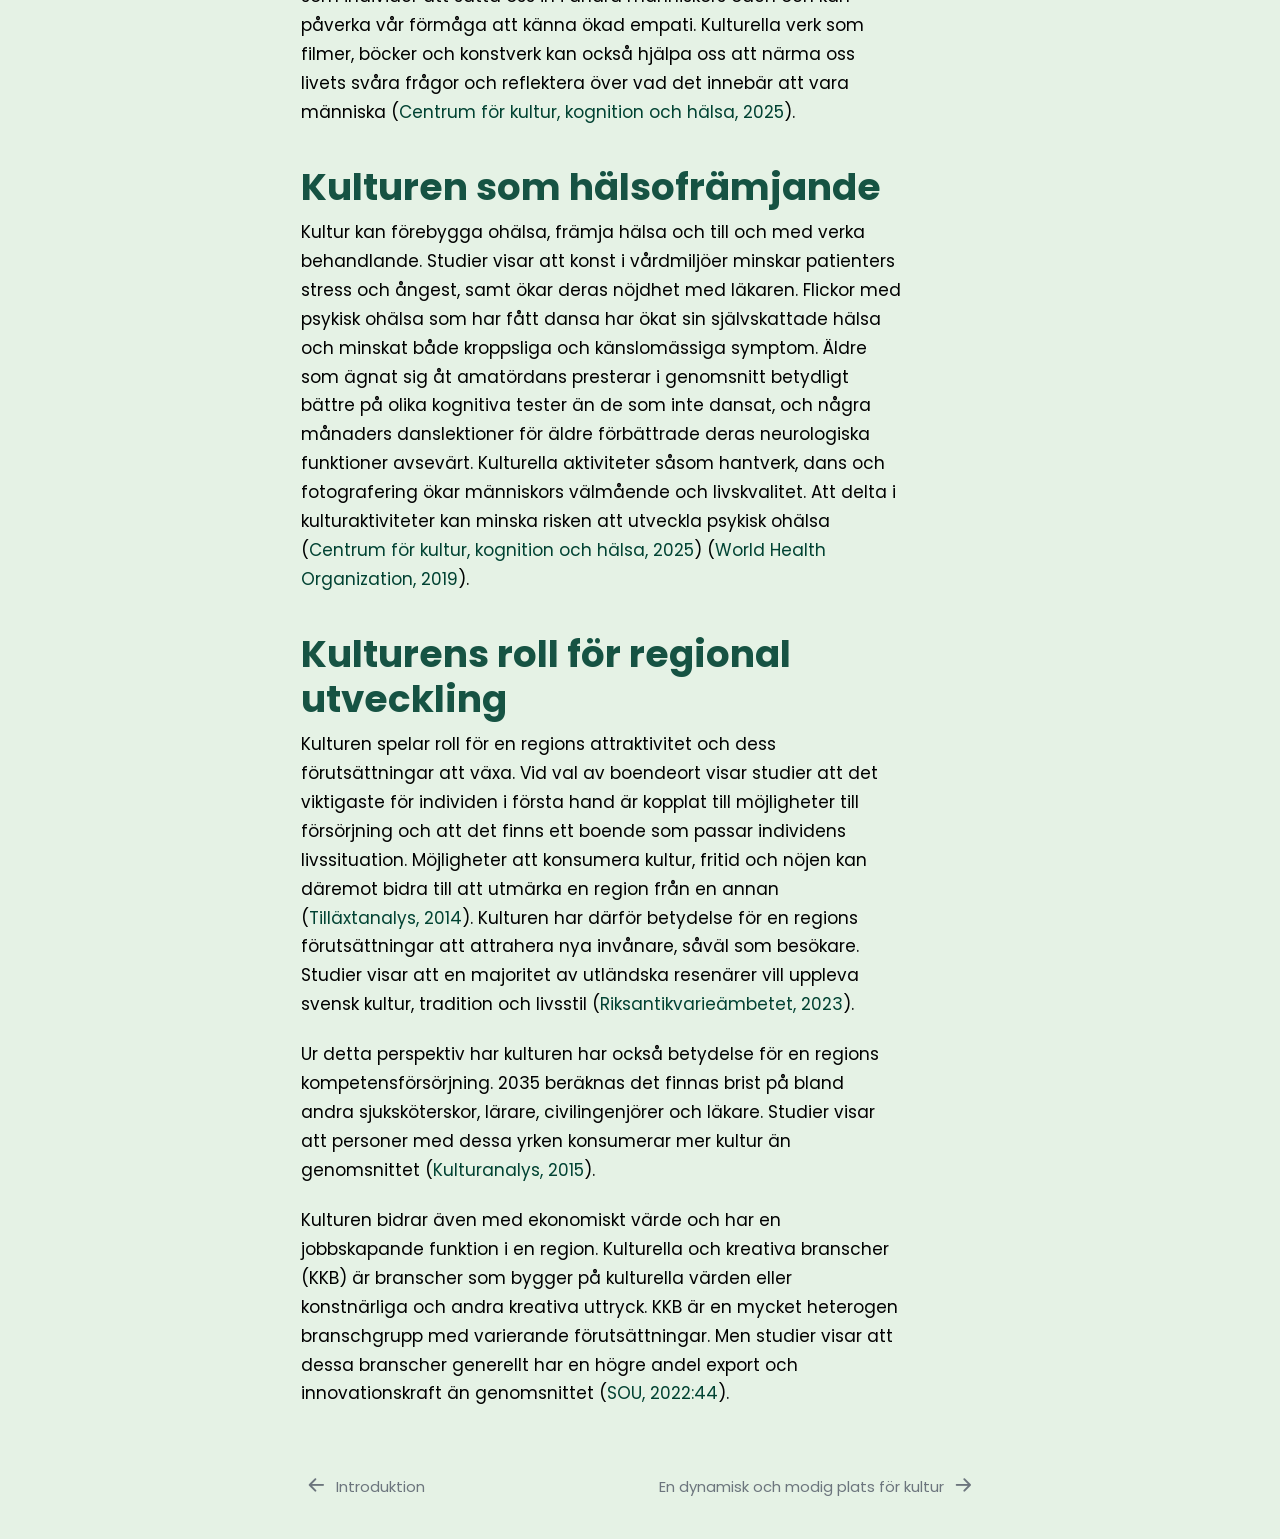
<file: docs/Kapitel1.html>
<!DOCTYPE html>
<html xmlns="http://www.w3.org/1999/xhtml" lang="en" xml:lang="en"><head>

<meta charset="utf-8">
<meta name="generator" content="quarto-1.3.361">

<meta name="viewport" content="width=device-width, initial-scale=1.0, user-scalable=yes">


<title>Kulturanalys Halland - Varför kultur?</title>
<style>
code{white-space: pre-wrap;}
span.smallcaps{font-variant: small-caps;}
div.columns{display: flex; gap: min(4vw, 1.5em);}
div.column{flex: auto; overflow-x: auto;}
div.hanging-indent{margin-left: 1.5em; text-indent: -1.5em;}
ul.task-list{list-style: none;}
ul.task-list li input[type="checkbox"] {
  width: 0.8em;
  margin: 0 0.8em 0.2em -1em; /* quarto-specific, see https://github.com/quarto-dev/quarto-cli/issues/4556 */ 
  vertical-align: middle;
}
/* CSS for citations */
div.csl-bib-body { }
div.csl-entry {
  clear: both;
}
.hanging-indent div.csl-entry {
  margin-left:2em;
  text-indent:-2em;
}
div.csl-left-margin {
  min-width:2em;
  float:left;
}
div.csl-right-inline {
  margin-left:2em;
  padding-left:1em;
}
div.csl-indent {
  margin-left: 2em;
}</style>


<script src="site_libs/quarto-nav/quarto-nav.js"></script>
<script src="site_libs/quarto-nav/headroom.min.js"></script>
<script src="site_libs/clipboard/clipboard.min.js"></script>
<script src="site_libs/quarto-search/autocomplete.umd.js"></script>
<script src="site_libs/quarto-search/fuse.min.js"></script>
<script src="site_libs/quarto-search/quarto-search.js"></script>
<meta name="quarto:offset" content="./">
<link href="./Kapitel2.html" rel="next">
<link href="./index.html" rel="prev">
<script src="site_libs/quarto-html/quarto.js"></script>
<script src="site_libs/quarto-html/popper.min.js"></script>
<script src="site_libs/quarto-html/tippy.umd.min.js"></script>
<script src="site_libs/quarto-html/anchor.min.js"></script>
<link href="site_libs/quarto-html/tippy.css" rel="stylesheet">
<link href="site_libs/quarto-html/quarto-syntax-highlighting.css" rel="stylesheet" id="quarto-text-highlighting-styles">
<script src="site_libs/bootstrap/bootstrap.min.js"></script>
<link href="site_libs/bootstrap/bootstrap-icons.css" rel="stylesheet">
<link href="site_libs/bootstrap/bootstrap.min.css" rel="stylesheet" id="quarto-bootstrap" data-mode="light">
<script id="quarto-search-options" type="application/json">{
  "location": "sidebar",
  "copy-button": false,
  "collapse-after": 3,
  "panel-placement": "start",
  "type": "textbox",
  "limit": 20,
  "language": {
    "search-no-results-text": "No results",
    "search-matching-documents-text": "matching documents",
    "search-copy-link-title": "Copy link to search",
    "search-hide-matches-text": "Hide additional matches",
    "search-more-match-text": "more match in this document",
    "search-more-matches-text": "more matches in this document",
    "search-clear-button-title": "Clear",
    "search-detached-cancel-button-title": "Cancel",
    "search-submit-button-title": "Submit",
    "search-label": "Search"
  }
}</script>


</head>

<body class="nav-sidebar floating">

<div id="quarto-search-results"></div>
  <header id="quarto-header" class="headroom fixed-top">
  <nav class="quarto-secondary-nav">
    <div class="container-fluid d-flex">
      <button type="button" class="quarto-btn-toggle btn" data-bs-toggle="collapse" data-bs-target="#quarto-sidebar,#quarto-sidebar-glass" aria-controls="quarto-sidebar" aria-expanded="false" aria-label="Toggle sidebar navigation" onclick="if (window.quartoToggleHeadroom) { window.quartoToggleHeadroom(); }">
        <i class="bi bi-layout-text-sidebar-reverse"></i>
      </button>
      <nav class="quarto-page-breadcrumbs" aria-label="breadcrumb"><ol class="breadcrumb"><li class="breadcrumb-item"><a href="./Kapitel1.html">Varför kultur?</a></li></ol></nav>
      <a class="flex-grow-1" role="button" data-bs-toggle="collapse" data-bs-target="#quarto-sidebar,#quarto-sidebar-glass" aria-controls="quarto-sidebar" aria-expanded="false" aria-label="Toggle sidebar navigation" onclick="if (window.quartoToggleHeadroom) { window.quartoToggleHeadroom(); }">      
      </a>
    </div>
  </nav>
</header>
<!-- content -->
<div id="quarto-content" class="quarto-container page-columns page-rows-contents page-layout-article">
<!-- sidebar -->
  <nav id="quarto-sidebar" class="sidebar collapse collapse-horizontal sidebar-navigation floating overflow-auto">
    <div class="pt-lg-2 mt-2 text-left sidebar-header">
    <div class="sidebar-title mb-0 py-0">
      <a href="./"></a> 
    </div>
      </div>
    <div class="sidebar-menu-container"> 
    <ul class="list-unstyled mt-1">
        <li class="sidebar-item">
  <div class="sidebar-item-container"> 
  <a href="./index.html" class="sidebar-item-text sidebar-link">
 <span class="menu-text">Introduktion</span></a>
  </div>
</li>
        <li class="sidebar-item">
  <div class="sidebar-item-container"> 
  <a href="./Kapitel1.html" class="sidebar-item-text sidebar-link active">
 <span class="menu-text">Varför kultur?</span></a>
  </div>
</li>
        <li class="sidebar-item sidebar-item-section">
      <div class="sidebar-item-container"> 
            <a href="./Kapitel2.html" class="sidebar-item-text sidebar-link">
 <span class="menu-text">En dynamisk och modig plats för kultur</span></a>
          <a class="sidebar-item-toggle text-start collapsed" data-bs-toggle="collapse" data-bs-target="#quarto-sidebar-section-1" aria-expanded="false" aria-label="Toggle section">
            <i class="bi bi-chevron-right ms-2"></i>
          </a> 
      </div>
      <ul id="quarto-sidebar-section-1" class="collapse list-unstyled sidebar-section depth1 ">  
          <li class="sidebar-item">
  <div class="sidebar-item-container"> 
  <a href="./Kapitel2_1.html" class="sidebar-item-text sidebar-link">
 <span class="menu-text">Kulturskapare</span></a>
  </div>
</li>
      </ul>
  </li>
        <li class="sidebar-item sidebar-item-section">
      <div class="sidebar-item-container"> 
            <a href="./Kapitel3.html" class="sidebar-item-text sidebar-link">
 <span class="menu-text">En plats där alla kan delta i kulturlivet</span></a>
          <a class="sidebar-item-toggle text-start collapsed" data-bs-toggle="collapse" data-bs-target="#quarto-sidebar-section-2" aria-expanded="false" aria-label="Toggle section">
            <i class="bi bi-chevron-right ms-2"></i>
          </a> 
      </div>
      <ul id="quarto-sidebar-section-2" class="collapse list-unstyled sidebar-section depth1 ">  
          <li class="sidebar-item">
  <div class="sidebar-item-container"> 
  <a href="./Kapitel3_2.html" class="sidebar-item-text sidebar-link">
 <span class="menu-text">Studieförbund</span></a>
  </div>
</li>
          <li class="sidebar-item">
  <div class="sidebar-item-container"> 
  <a href="./Kapitel3_3.html" class="sidebar-item-text sidebar-link">
 <span class="menu-text">Tillgång till bibliotek</span></a>
  </div>
</li>
          <li class="sidebar-item">
  <div class="sidebar-item-container"> 
  <a href="./Kapitel3_4.html" class="sidebar-item-text sidebar-link">
 <span class="menu-text">Kulturdeltagande</span></a>
  </div>
</li>
      </ul>
  </li>
        <li class="sidebar-item sidebar-item-section">
      <div class="sidebar-item-container"> 
            <a href="./Kapitel4.html" class="sidebar-item-text sidebar-link">
 <span class="menu-text">En plats där kultur präglar samhället</span></a>
          <a class="sidebar-item-toggle text-start collapsed" data-bs-toggle="collapse" data-bs-target="#quarto-sidebar-section-3" aria-expanded="false" aria-label="Toggle section">
            <i class="bi bi-chevron-right ms-2"></i>
          </a> 
      </div>
      <ul id="quarto-sidebar-section-3" class="collapse list-unstyled sidebar-section depth1 ">  
          <li class="sidebar-item">
  <div class="sidebar-item-container"> 
  <a href="./Kapitel4_1.html" class="sidebar-item-text sidebar-link">
 <span class="menu-text">Invånarnas syn på kulturutbudet</span></a>
  </div>
</li>
      </ul>
  </li>
        <li class="sidebar-item">
  <div class="sidebar-item-container"> 
  <a href="./Kapitel5.html" class="sidebar-item-text sidebar-link">
 <span class="menu-text">Bilagor</span></a>
  </div>
</li>
        <li class="sidebar-item">
  <div class="sidebar-item-container"> 
  <a href="./references.html" class="sidebar-item-text sidebar-link">
 <span class="menu-text">Fördjupande läsning</span></a>
  </div>
</li>
    </ul>
    </div>
</nav>
<div id="quarto-sidebar-glass" data-bs-toggle="collapse" data-bs-target="#quarto-sidebar,#quarto-sidebar-glass"></div>
<!-- margin-sidebar -->
    <div id="quarto-margin-sidebar" class="sidebar margin-sidebar">
        <nav id="TOC" role="doc-toc" class="toc-active">
    <h2 id="toc-title">På denna sida</h2>
   
  <ul>
  <li><a href="#kulturens-egenvärde" id="toc-kulturens-egenvärde" class="nav-link active" data-scroll-target="#kulturens-egenvärde">Kulturens egenvärde</a></li>
  <li><a href="#kulturens-roll-för-demokratin" id="toc-kulturens-roll-för-demokratin" class="nav-link" data-scroll-target="#kulturens-roll-för-demokratin">Kulturens roll för demokratin</a></li>
  <li><a href="#allas-rätt-till-kultur" id="toc-allas-rätt-till-kultur" class="nav-link" data-scroll-target="#allas-rätt-till-kultur">Allas rätt till kultur</a></li>
  <li><a href="#kulturen-som-meningsskapande" id="toc-kulturen-som-meningsskapande" class="nav-link" data-scroll-target="#kulturen-som-meningsskapande">Kulturen som meningsskapande</a></li>
  <li><a href="#kulturen-som-hälsofrämjande" id="toc-kulturen-som-hälsofrämjande" class="nav-link" data-scroll-target="#kulturen-som-hälsofrämjande">Kulturen som hälsofrämjande</a></li>
  <li><a href="#kulturens-roll-för-regional-utveckling" id="toc-kulturens-roll-för-regional-utveckling" class="nav-link" data-scroll-target="#kulturens-roll-för-regional-utveckling">Kulturens roll för regional utveckling</a></li>
  </ul>
</nav>
    </div>
<!-- main -->
<main class="content" id="quarto-document-content">

<header id="title-block-header" class="quarto-title-block default">
<div class="quarto-title">
<h1 class="title">Varför kultur?</h1>
</div>



<div class="quarto-title-meta">

    
  
    
  </div>
  

</header>

<p>Kulturen har många olika värden för oss som individer och samhälle. Texten i detta kapitel är en sammanfattning av diskussionsunderlaget <em>Varför kultur?</em>, som tar upp olika argument och infallsvinklar kring frågan om varför konsten och kulturen är viktig. <a href="https://www.regionhalland.se/download/18.213f2e2718df28ad85d28569/1710240387156/varfor-kultur-2a-upplagan-tg.pdf"><strong>Här kan du läsa rapporten i sin helhet</strong></a>.</p>
<section id="kulturens-egenvärde" class="level2">
<h2 class="anchored" data-anchor-id="kulturens-egenvärde">Kulturens egenvärde</h2>
<p>En av kulturpolitikens viktigaste uppgifter är att värna den konstnärliga friheten och kulturens egenvärde. Det har sin grund i yttrandefriheten som är grundlagsskyddad i Sverige. Yttrandefriheten medför en långtgående rätt för varje människa att uttrycka tankar, åsikter och idéer. Kulturskapares konstnärliga frihet ska skyddas även när den utmanar och provocerar.</p>
</section>
<section id="kulturens-roll-för-demokratin" class="level2">
<h2 class="anchored" data-anchor-id="kulturens-roll-för-demokratin">Kulturens roll för demokratin</h2>
<p>Kulturen kan bära samhällskritik, provocera och utmana. Den kan belysa aktuella frågor, ställa samhället under debatt och visa alternativ till nuläget. Kulturens arenor är arenor för det öppna samtalet. Genom utställningar, föreställningar, föreläsningar och samtal kopplade till dessa kan kulturen främja fri åsiktsbildning. Kulturen kan konkretisera begrepp som källkritik och historiebruk och öka kunskapen kring vår samtid likväl som vårt förflutna.</p>
<p>Forskning visar att kultur fostrar sociala beteenden och stärker gruppidentiteter. Kulturen har därför en potentiellt evolutionär roll i att öka den sociala sammanhållningen i samhället. Ett samhälle som präglas av social sammanhållning är ett samhälle där människor känner gemenskap och tillit till varandra <span class="citation" data-cites="who">(<a href="references.html#ref-who" role="doc-biblioref">World Health Organization, 2019</a>)</span>.</p>
</section>
<section id="allas-rätt-till-kultur" class="level2">
<h2 class="anchored" data-anchor-id="allas-rätt-till-kultur">Allas rätt till kultur</h2>
<p>I Sverige är alla människors rätt till kultur grundlagsskyddad. I regeringsformen tydliggörs att Sveriges statsskick bygger på fri åsiktsbildning och att den enskildes personliga, ekonomiska och kulturella välfärd ska vara grundläggande mål för den offentliga verksamheten. Här lyfts också minoriteters och urfolket samernas rätt att behålla och utveckla sitt kulturliv.</p>
<p>Barnkonventionen är sedan 2020 lag i Sverige (2018:1197) och i den lyfts barnets rätt att fritt delta i det kulturella och konstnärliga livet. Alla barn har rätt att få ta del av ett kulturellt utbud utformat speciellt för barn och att själva skapa kultur.</p>
</section>
<section id="kulturen-som-meningsskapande" class="level2">
<h2 class="anchored" data-anchor-id="kulturen-som-meningsskapande">Kulturen som meningsskapande</h2>
<p>Kulturen verkar alltid ha varit viktig för människan, både i form av skönhet och meningsskapande, genom exempelvis riter och religiösa funktioner. Konsten och kulturen skapar möjligheter för oss som individer att sätta oss in i andra människors öden och kan påverka vår förmåga att känna ökad empati. Kulturella verk som filmer, böcker och konstverk kan också hjälpa oss att närma oss livets svåra frågor och reflektera över vad det innebär att vara människa <span class="citation" data-cites="ckkh">(<a href="references.html#ref-ckkh" role="doc-biblioref">Centrum för kultur, kognition och hälsa, 2025</a>)</span>.</p>
</section>
<section id="kulturen-som-hälsofrämjande" class="level2">
<h2 class="anchored" data-anchor-id="kulturen-som-hälsofrämjande">Kulturen som hälsofrämjande</h2>
<p>Kultur kan förebygga ohälsa, främja hälsa och till och med verka behandlande. Studier visar att konst i vårdmiljöer minskar patienters stress och ångest, samt ökar deras nöjdhet med läkaren. Flickor med psykisk ohälsa som har fått dansa har ökat sin självskattade hälsa och minskat både kroppsliga och känslomässiga symptom. Äldre som ägnat sig åt amatördans presterar i genomsnitt betydligt bättre på olika kognitiva tester än de som inte dansat, och några månaders danslektioner för äldre förbättrade deras neurologiska funktioner avsevärt. Kulturella aktiviteter såsom hantverk, dans och fotografering ökar människors välmående och livskvalitet. Att delta i kulturaktiviteter kan minska risken att utveckla psykisk ohälsa <span class="citation" data-cites="ckkh">(<a href="references.html#ref-ckkh" role="doc-biblioref">Centrum för kultur, kognition och hälsa, 2025</a>)</span> <span class="citation" data-cites="who">(<a href="references.html#ref-who" role="doc-biblioref">World Health Organization, 2019</a>)</span>.</p>
</section>
<section id="kulturens-roll-för-regional-utveckling" class="level2">
<h2 class="anchored" data-anchor-id="kulturens-roll-för-regional-utveckling">Kulturens roll för regional utveckling</h2>
<p>Kulturen spelar roll för en regions attraktivitet och dess förutsättningar att växa. Vid val av boendeort visar studier att det viktigaste för individen i första hand är kopplat till möjligheter till försörjning och att det finns ett boende som passar individens livssituation. Möjligheter att konsumera kultur, fritid och nöjen kan däremot bidra till att utmärka en region från en annan <span class="citation" data-cites="tillväxtanalys">(<a href="references.html#ref-tillväxtanalys" role="doc-biblioref">Tilläxtanalys, 2014</a>)</span>. Kulturen har därför betydelse för en regions förutsättningar att attrahera nya invånare, såväl som besökare. Studier visar att en majoritet av utländska resenärer vill uppleva svensk kultur, tradition och livsstil <span class="citation" data-cites="riks">(<a href="references.html#ref-riks" role="doc-biblioref">Riksantikvarieämbetet, 2023</a>)</span>.</p>
<p>Ur detta perspektiv har kulturen har också betydelse för en regions kompetensförsörjning. 2035 beräknas det finnas brist på bland andra sjuksköterskor, lärare, civilingenjörer och läkare. Studier visar att personer med dessa yrken konsumerar mer kultur än genomsnittet <span class="citation" data-cites="kulturanalys2">(<a href="references.html#ref-kulturanalys2" role="doc-biblioref">Kulturanalys, 2015</a>)</span>.</p>
<p>Kulturen bidrar även med ekonomiskt värde och har en jobbskapande funktion i en region. Kulturella och kreativa branscher (KKB) är branscher som bygger på kulturella värden eller konstnärliga och andra kreativa uttryck. KKB är en mycket heterogen branschgrupp med varierande förutsättningar. Men studier visar att dessa branscher generellt har en högre andel export och innovationskraft än genomsnittet <span class="citation" data-cites="SOU">(<a href="references.html#ref-SOU" role="doc-biblioref">SOU, 2022:44</a>)</span>.</p>


<div id="refs" class="references csl-bib-body hanging-indent" data-line-spacing="2" role="list" style="display: none">
<div id="ref-ckkh" class="csl-entry" role="listitem">
Centrum för kultur, kognition och hälsa. (2025). <em>Kulturella hjärnan</em>. <a href="https://www.kulturellahjarnan.se/">https://www.kulturellahjarnan.se/</a>
</div>
<div id="ref-kulturanalys2" class="csl-entry" role="listitem">
Kulturanalys. (2015). <em>Rummet av kultur och medievanor</em>. <a href="https://kulturanalys.se/wp-content/uploads/2020/09/rummet-webb.pdf">https://kulturanalys.se/wp-content/uploads/2020/09/rummet-webb.pdf</a>
</div>
<div id="ref-riks" class="csl-entry" role="listitem">
Riksantikvarieämbetet. (2023). <em>Räkna med kulturarvet</em>. <a href="https://raa.diva-portal.org/smash/get/diva2:1739565/FULLTEXT01.pdf">https://raa.diva-portal.org/smash/get/diva2:1739565/FULLTEXT01.pdf</a>
</div>
<div id="ref-SOU" class="csl-entry" role="listitem">
SOU. (2022:44). <em>Kreativa sverige!</em> <a href="https://www.regeringen.se/contentassets/5362b817cbfb4966aa2be1158f946c67/sou-2022_44-webb_.pdf">https://www.regeringen.se/contentassets/5362b817cbfb4966aa2be1158f946c67/sou-2022_44-webb_.pdf</a>
</div>
<div id="ref-tillväxtanalys" class="csl-entry" role="listitem">
Tilläxtanalys. (2014). <em>Varför är vissa platser mer attraktiva för boende än andra?</em> <a href="https://www.tillvaxtanalys.se/publikationer/pm/pm/2014-07-01-varfor-ar-vissa-platser-mer-attraktiva-for-boende-an-andra-----en-forskningsoversikt-om-de-faktorer-som-skapar-boendeattraktivitet.html">https://www.tillvaxtanalys.se/publikationer/pm/pm/2014-07-01-varfor-ar-vissa-platser-mer-attraktiva-for-boende-an-andra-----en-forskningsoversikt-om-de-faktorer-som-skapar-boendeattraktivitet.html</a>
</div>
<div id="ref-who" class="csl-entry" role="listitem">
World Health Organization. (2019). <em>What is the evidence on the role of the arts in improving health and well-being?</em> <a href="https://www.who.int/europe/publications/i/item/9789289054553">https://www.who.int/europe/publications/i/item/9789289054553</a>
</div>
</div>
</section>

</main> <!-- /main -->
<script id="quarto-html-after-body" type="application/javascript">
window.document.addEventListener("DOMContentLoaded", function (event) {
  const toggleBodyColorMode = (bsSheetEl) => {
    const mode = bsSheetEl.getAttribute("data-mode");
    const bodyEl = window.document.querySelector("body");
    if (mode === "dark") {
      bodyEl.classList.add("quarto-dark");
      bodyEl.classList.remove("quarto-light");
    } else {
      bodyEl.classList.add("quarto-light");
      bodyEl.classList.remove("quarto-dark");
    }
  }
  const toggleBodyColorPrimary = () => {
    const bsSheetEl = window.document.querySelector("link#quarto-bootstrap");
    if (bsSheetEl) {
      toggleBodyColorMode(bsSheetEl);
    }
  }
  toggleBodyColorPrimary();  
  const icon = "";
  const anchorJS = new window.AnchorJS();
  anchorJS.options = {
    placement: 'right',
    icon: icon
  };
  anchorJS.add('.anchored');
  const isCodeAnnotation = (el) => {
    for (const clz of el.classList) {
      if (clz.startsWith('code-annotation-')) {                     
        return true;
      }
    }
    return false;
  }
  const clipboard = new window.ClipboardJS('.code-copy-button', {
    text: function(trigger) {
      const codeEl = trigger.previousElementSibling.cloneNode(true);
      for (const childEl of codeEl.children) {
        if (isCodeAnnotation(childEl)) {
          childEl.remove();
        }
      }
      return codeEl.innerText;
    }
  });
  clipboard.on('success', function(e) {
    // button target
    const button = e.trigger;
    // don't keep focus
    button.blur();
    // flash "checked"
    button.classList.add('code-copy-button-checked');
    var currentTitle = button.getAttribute("title");
    button.setAttribute("title", "Copied!");
    let tooltip;
    if (window.bootstrap) {
      button.setAttribute("data-bs-toggle", "tooltip");
      button.setAttribute("data-bs-placement", "left");
      button.setAttribute("data-bs-title", "Copied!");
      tooltip = new bootstrap.Tooltip(button, 
        { trigger: "manual", 
          customClass: "code-copy-button-tooltip",
          offset: [0, -8]});
      tooltip.show();    
    }
    setTimeout(function() {
      if (tooltip) {
        tooltip.hide();
        button.removeAttribute("data-bs-title");
        button.removeAttribute("data-bs-toggle");
        button.removeAttribute("data-bs-placement");
      }
      button.setAttribute("title", currentTitle);
      button.classList.remove('code-copy-button-checked');
    }, 1000);
    // clear code selection
    e.clearSelection();
  });
  function tippyHover(el, contentFn) {
    const config = {
      allowHTML: true,
      content: contentFn,
      maxWidth: 500,
      delay: 100,
      arrow: false,
      appendTo: function(el) {
          return el.parentElement;
      },
      interactive: true,
      interactiveBorder: 10,
      theme: 'quarto',
      placement: 'bottom-start'
    };
    window.tippy(el, config); 
  }
  const noterefs = window.document.querySelectorAll('a[role="doc-noteref"]');
  for (var i=0; i<noterefs.length; i++) {
    const ref = noterefs[i];
    tippyHover(ref, function() {
      // use id or data attribute instead here
      let href = ref.getAttribute('data-footnote-href') || ref.getAttribute('href');
      try { href = new URL(href).hash; } catch {}
      const id = href.replace(/^#\/?/, "");
      const note = window.document.getElementById(id);
      return note.innerHTML;
    });
  }
      let selectedAnnoteEl;
      const selectorForAnnotation = ( cell, annotation) => {
        let cellAttr = 'data-code-cell="' + cell + '"';
        let lineAttr = 'data-code-annotation="' +  annotation + '"';
        const selector = 'span[' + cellAttr + '][' + lineAttr + ']';
        return selector;
      }
      const selectCodeLines = (annoteEl) => {
        const doc = window.document;
        const targetCell = annoteEl.getAttribute("data-target-cell");
        const targetAnnotation = annoteEl.getAttribute("data-target-annotation");
        const annoteSpan = window.document.querySelector(selectorForAnnotation(targetCell, targetAnnotation));
        const lines = annoteSpan.getAttribute("data-code-lines").split(",");
        const lineIds = lines.map((line) => {
          return targetCell + "-" + line;
        })
        let top = null;
        let height = null;
        let parent = null;
        if (lineIds.length > 0) {
            //compute the position of the single el (top and bottom and make a div)
            const el = window.document.getElementById(lineIds[0]);
            top = el.offsetTop;
            height = el.offsetHeight;
            parent = el.parentElement.parentElement;
          if (lineIds.length > 1) {
            const lastEl = window.document.getElementById(lineIds[lineIds.length - 1]);
            const bottom = lastEl.offsetTop + lastEl.offsetHeight;
            height = bottom - top;
          }
          if (top !== null && height !== null && parent !== null) {
            // cook up a div (if necessary) and position it 
            let div = window.document.getElementById("code-annotation-line-highlight");
            if (div === null) {
              div = window.document.createElement("div");
              div.setAttribute("id", "code-annotation-line-highlight");
              div.style.position = 'absolute';
              parent.appendChild(div);
            }
            div.style.top = top - 2 + "px";
            div.style.height = height + 4 + "px";
            let gutterDiv = window.document.getElementById("code-annotation-line-highlight-gutter");
            if (gutterDiv === null) {
              gutterDiv = window.document.createElement("div");
              gutterDiv.setAttribute("id", "code-annotation-line-highlight-gutter");
              gutterDiv.style.position = 'absolute';
              const codeCell = window.document.getElementById(targetCell);
              const gutter = codeCell.querySelector('.code-annotation-gutter');
              gutter.appendChild(gutterDiv);
            }
            gutterDiv.style.top = top - 2 + "px";
            gutterDiv.style.height = height + 4 + "px";
          }
          selectedAnnoteEl = annoteEl;
        }
      };
      const unselectCodeLines = () => {
        const elementsIds = ["code-annotation-line-highlight", "code-annotation-line-highlight-gutter"];
        elementsIds.forEach((elId) => {
          const div = window.document.getElementById(elId);
          if (div) {
            div.remove();
          }
        });
        selectedAnnoteEl = undefined;
      };
      // Attach click handler to the DT
      const annoteDls = window.document.querySelectorAll('dt[data-target-cell]');
      for (const annoteDlNode of annoteDls) {
        annoteDlNode.addEventListener('click', (event) => {
          const clickedEl = event.target;
          if (clickedEl !== selectedAnnoteEl) {
            unselectCodeLines();
            const activeEl = window.document.querySelector('dt[data-target-cell].code-annotation-active');
            if (activeEl) {
              activeEl.classList.remove('code-annotation-active');
            }
            selectCodeLines(clickedEl);
            clickedEl.classList.add('code-annotation-active');
          } else {
            // Unselect the line
            unselectCodeLines();
            clickedEl.classList.remove('code-annotation-active');
          }
        });
      }
  const findCites = (el) => {
    const parentEl = el.parentElement;
    if (parentEl) {
      const cites = parentEl.dataset.cites;
      if (cites) {
        return {
          el,
          cites: cites.split(' ')
        };
      } else {
        return findCites(el.parentElement)
      }
    } else {
      return undefined;
    }
  };
  var bibliorefs = window.document.querySelectorAll('a[role="doc-biblioref"]');
  for (var i=0; i<bibliorefs.length; i++) {
    const ref = bibliorefs[i];
    const citeInfo = findCites(ref);
    if (citeInfo) {
      tippyHover(citeInfo.el, function() {
        var popup = window.document.createElement('div');
        citeInfo.cites.forEach(function(cite) {
          var citeDiv = window.document.createElement('div');
          citeDiv.classList.add('hanging-indent');
          citeDiv.classList.add('csl-entry');
          var biblioDiv = window.document.getElementById('ref-' + cite);
          if (biblioDiv) {
            citeDiv.innerHTML = biblioDiv.innerHTML;
          }
          popup.appendChild(citeDiv);
        });
        return popup.innerHTML;
      });
    }
  }
});
</script>
<nav class="page-navigation">
  <div class="nav-page nav-page-previous">
      <a href="./index.html" class="pagination-link">
        <i class="bi bi-arrow-left-short"></i> <span class="nav-page-text">Introduktion</span>
      </a>          
  </div>
  <div class="nav-page nav-page-next">
      <a href="./Kapitel2.html" class="pagination-link">
        <span class="nav-page-text">En dynamisk och modig plats för kultur</span> <i class="bi bi-arrow-right-short"></i>
      </a>
  </div>
</nav>
</div> <!-- /content -->



</body></html>
</file>
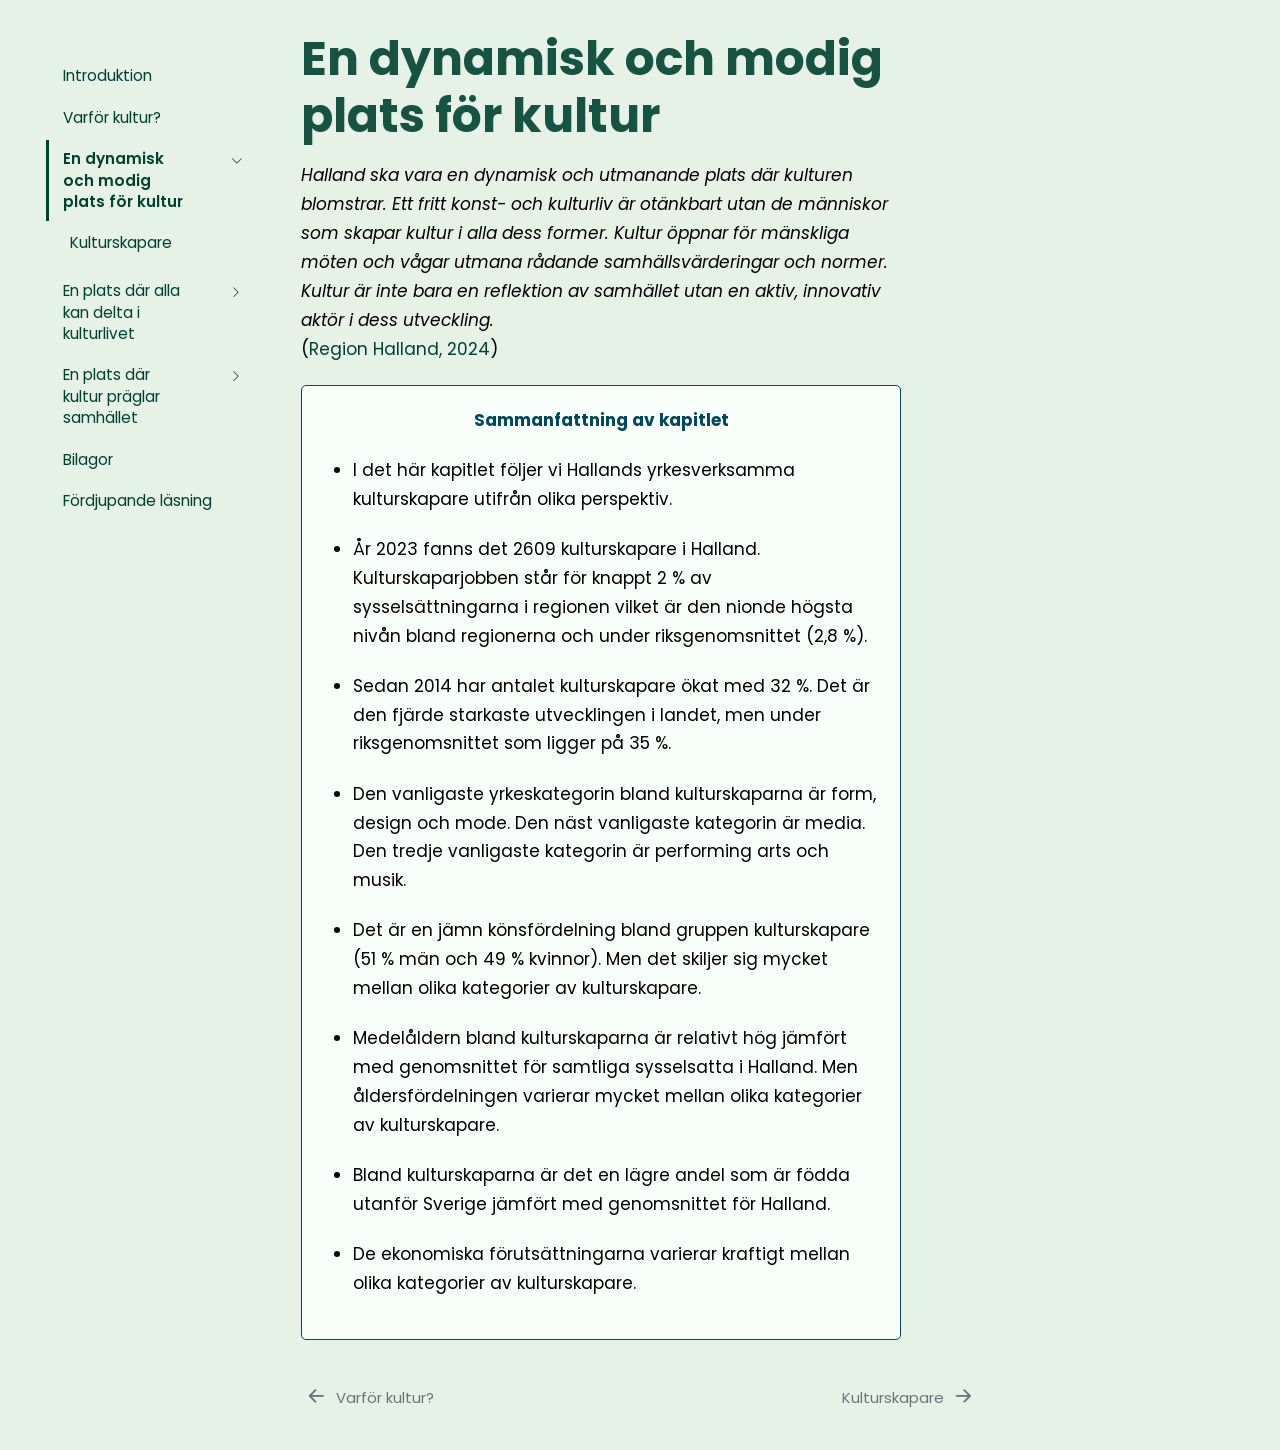
<file: docs/Kapitel2.html>
<!DOCTYPE html>
<html xmlns="http://www.w3.org/1999/xhtml" lang="en" xml:lang="en"><head>

<meta charset="utf-8">
<meta name="generator" content="quarto-1.3.361">

<meta name="viewport" content="width=device-width, initial-scale=1.0, user-scalable=yes">


<title>Kulturanalys Halland - En dynamisk och modig plats för kultur</title>
<style>
code{white-space: pre-wrap;}
span.smallcaps{font-variant: small-caps;}
div.columns{display: flex; gap: min(4vw, 1.5em);}
div.column{flex: auto; overflow-x: auto;}
div.hanging-indent{margin-left: 1.5em; text-indent: -1.5em;}
ul.task-list{list-style: none;}
ul.task-list li input[type="checkbox"] {
  width: 0.8em;
  margin: 0 0.8em 0.2em -1em; /* quarto-specific, see https://github.com/quarto-dev/quarto-cli/issues/4556 */ 
  vertical-align: middle;
}
/* CSS for citations */
div.csl-bib-body { }
div.csl-entry {
  clear: both;
}
.hanging-indent div.csl-entry {
  margin-left:2em;
  text-indent:-2em;
}
div.csl-left-margin {
  min-width:2em;
  float:left;
}
div.csl-right-inline {
  margin-left:2em;
  padding-left:1em;
}
div.csl-indent {
  margin-left: 2em;
}</style>


<script src="site_libs/quarto-nav/quarto-nav.js"></script>
<script src="site_libs/quarto-nav/headroom.min.js"></script>
<script src="site_libs/clipboard/clipboard.min.js"></script>
<script src="site_libs/quarto-search/autocomplete.umd.js"></script>
<script src="site_libs/quarto-search/fuse.min.js"></script>
<script src="site_libs/quarto-search/quarto-search.js"></script>
<meta name="quarto:offset" content="./">
<link href="./Kapitel2_1.html" rel="next">
<link href="./Kapitel1.html" rel="prev">
<script src="site_libs/quarto-html/quarto.js"></script>
<script src="site_libs/quarto-html/popper.min.js"></script>
<script src="site_libs/quarto-html/tippy.umd.min.js"></script>
<script src="site_libs/quarto-html/anchor.min.js"></script>
<link href="site_libs/quarto-html/tippy.css" rel="stylesheet">
<link href="site_libs/quarto-html/quarto-syntax-highlighting.css" rel="stylesheet" id="quarto-text-highlighting-styles">
<script src="site_libs/bootstrap/bootstrap.min.js"></script>
<link href="site_libs/bootstrap/bootstrap-icons.css" rel="stylesheet">
<link href="site_libs/bootstrap/bootstrap.min.css" rel="stylesheet" id="quarto-bootstrap" data-mode="light">
<script id="quarto-search-options" type="application/json">{
  "location": "sidebar",
  "copy-button": false,
  "collapse-after": 3,
  "panel-placement": "start",
  "type": "textbox",
  "limit": 20,
  "language": {
    "search-no-results-text": "No results",
    "search-matching-documents-text": "matching documents",
    "search-copy-link-title": "Copy link to search",
    "search-hide-matches-text": "Hide additional matches",
    "search-more-match-text": "more match in this document",
    "search-more-matches-text": "more matches in this document",
    "search-clear-button-title": "Clear",
    "search-detached-cancel-button-title": "Cancel",
    "search-submit-button-title": "Submit",
    "search-label": "Search"
  }
}</script>


</head>

<body class="nav-sidebar floating">

<div id="quarto-search-results"></div>
  <header id="quarto-header" class="headroom fixed-top">
  <nav class="quarto-secondary-nav">
    <div class="container-fluid d-flex">
      <button type="button" class="quarto-btn-toggle btn" data-bs-toggle="collapse" data-bs-target="#quarto-sidebar,#quarto-sidebar-glass" aria-controls="quarto-sidebar" aria-expanded="false" aria-label="Toggle sidebar navigation" onclick="if (window.quartoToggleHeadroom) { window.quartoToggleHeadroom(); }">
        <i class="bi bi-layout-text-sidebar-reverse"></i>
      </button>
      <nav class="quarto-page-breadcrumbs" aria-label="breadcrumb"><ol class="breadcrumb"><li class="breadcrumb-item"><a href="./Kapitel2.html">En dynamisk och modig plats för kultur</a></li></ol></nav>
      <a class="flex-grow-1" role="button" data-bs-toggle="collapse" data-bs-target="#quarto-sidebar,#quarto-sidebar-glass" aria-controls="quarto-sidebar" aria-expanded="false" aria-label="Toggle sidebar navigation" onclick="if (window.quartoToggleHeadroom) { window.quartoToggleHeadroom(); }">      
      </a>
    </div>
  </nav>
</header>
<!-- content -->
<div id="quarto-content" class="quarto-container page-columns page-rows-contents page-layout-article">
<!-- sidebar -->
  <nav id="quarto-sidebar" class="sidebar collapse collapse-horizontal sidebar-navigation floating overflow-auto">
    <div class="pt-lg-2 mt-2 text-left sidebar-header">
    <div class="sidebar-title mb-0 py-0">
      <a href="./"></a> 
    </div>
      </div>
    <div class="sidebar-menu-container"> 
    <ul class="list-unstyled mt-1">
        <li class="sidebar-item">
  <div class="sidebar-item-container"> 
  <a href="./index.html" class="sidebar-item-text sidebar-link">
 <span class="menu-text">Introduktion</span></a>
  </div>
</li>
        <li class="sidebar-item">
  <div class="sidebar-item-container"> 
  <a href="./Kapitel1.html" class="sidebar-item-text sidebar-link">
 <span class="menu-text">Varför kultur?</span></a>
  </div>
</li>
        <li class="sidebar-item sidebar-item-section">
      <div class="sidebar-item-container"> 
            <a href="./Kapitel2.html" class="sidebar-item-text sidebar-link active">
 <span class="menu-text">En dynamisk och modig plats för kultur</span></a>
          <a class="sidebar-item-toggle text-start" data-bs-toggle="collapse" data-bs-target="#quarto-sidebar-section-1" aria-expanded="true" aria-label="Toggle section">
            <i class="bi bi-chevron-right ms-2"></i>
          </a> 
      </div>
      <ul id="quarto-sidebar-section-1" class="collapse list-unstyled sidebar-section depth1 show">  
          <li class="sidebar-item">
  <div class="sidebar-item-container"> 
  <a href="./Kapitel2_1.html" class="sidebar-item-text sidebar-link">
 <span class="menu-text">Kulturskapare</span></a>
  </div>
</li>
      </ul>
  </li>
        <li class="sidebar-item sidebar-item-section">
      <div class="sidebar-item-container"> 
            <a href="./Kapitel3.html" class="sidebar-item-text sidebar-link">
 <span class="menu-text">En plats där alla kan delta i kulturlivet</span></a>
          <a class="sidebar-item-toggle text-start collapsed" data-bs-toggle="collapse" data-bs-target="#quarto-sidebar-section-2" aria-expanded="false" aria-label="Toggle section">
            <i class="bi bi-chevron-right ms-2"></i>
          </a> 
      </div>
      <ul id="quarto-sidebar-section-2" class="collapse list-unstyled sidebar-section depth1 ">  
          <li class="sidebar-item">
  <div class="sidebar-item-container"> 
  <a href="./Kapitel3_2.html" class="sidebar-item-text sidebar-link">
 <span class="menu-text">Studieförbund</span></a>
  </div>
</li>
          <li class="sidebar-item">
  <div class="sidebar-item-container"> 
  <a href="./Kapitel3_3.html" class="sidebar-item-text sidebar-link">
 <span class="menu-text">Tillgång till bibliotek</span></a>
  </div>
</li>
          <li class="sidebar-item">
  <div class="sidebar-item-container"> 
  <a href="./Kapitel3_4.html" class="sidebar-item-text sidebar-link">
 <span class="menu-text">Kulturdeltagande</span></a>
  </div>
</li>
      </ul>
  </li>
        <li class="sidebar-item sidebar-item-section">
      <div class="sidebar-item-container"> 
            <a href="./Kapitel4.html" class="sidebar-item-text sidebar-link">
 <span class="menu-text">En plats där kultur präglar samhället</span></a>
          <a class="sidebar-item-toggle text-start collapsed" data-bs-toggle="collapse" data-bs-target="#quarto-sidebar-section-3" aria-expanded="false" aria-label="Toggle section">
            <i class="bi bi-chevron-right ms-2"></i>
          </a> 
      </div>
      <ul id="quarto-sidebar-section-3" class="collapse list-unstyled sidebar-section depth1 ">  
          <li class="sidebar-item">
  <div class="sidebar-item-container"> 
  <a href="./Kapitel4_1.html" class="sidebar-item-text sidebar-link">
 <span class="menu-text">Invånarnas syn på kulturutbudet</span></a>
  </div>
</li>
      </ul>
  </li>
        <li class="sidebar-item">
  <div class="sidebar-item-container"> 
  <a href="./Kapitel5.html" class="sidebar-item-text sidebar-link">
 <span class="menu-text">Bilagor</span></a>
  </div>
</li>
        <li class="sidebar-item">
  <div class="sidebar-item-container"> 
  <a href="./references.html" class="sidebar-item-text sidebar-link">
 <span class="menu-text">Fördjupande läsning</span></a>
  </div>
</li>
    </ul>
    </div>
</nav>
<div id="quarto-sidebar-glass" data-bs-toggle="collapse" data-bs-target="#quarto-sidebar,#quarto-sidebar-glass"></div>
<!-- margin-sidebar -->
    <div id="quarto-margin-sidebar" class="sidebar margin-sidebar">
        
    </div>
<!-- main -->
<main class="content" id="quarto-document-content">

<header id="title-block-header" class="quarto-title-block default">
<div class="quarto-title">
<h1 class="title">En dynamisk och modig plats för kultur</h1>
</div>



<div class="quarto-title-meta">

    
  
    
  </div>
  

</header>

<p><em>Halland ska vara en dynamisk och utmanande plats där kulturen blomstrar. Ett fritt konst- och kulturliv är otänkbart utan de människor som skapar kultur i alla dess former. Kultur öppnar för mänskliga möten och vågar utmana rådande samhällsvärderingar och normer. Kultur är inte bara en reflektion av samhället utan en aktiv, innovativ aktör i dess utveckling.</em><br><span class="citation" data-cites="rh">(<a href="references.html#ref-rh" role="doc-biblioref">Region Halland, 2024</a>)</span></p>
<div class="enhanced-box">
<div class="summary-title">
<p>Sammanfattning av kapitlet</p>
</div>
<ul>
<li><p>I det här kapitlet följer vi Hallands yrkesverksamma kulturskapare utifrån olika perspektiv.</p></li>
<li><p>År 2023 fanns det 2609 kulturskapare i Halland. Kulturskaparjobben står för knappt 2 % av sysselsättningarna i regionen vilket är den nionde högsta nivån bland regionerna och under riksgenomsnittet (2,8 %).</p></li>
<li><p>Sedan 2014 har antalet kulturskapare ökat med 32 %. Det är den fjärde starkaste utvecklingen i landet, men under riksgenomsnittet som ligger på 35 %.</p></li>
<li><p>Den vanligaste yrkeskategorin bland kulturskaparna är form, design och mode. Den näst vanligaste kategorin är media. Den tredje vanligaste kategorin är performing arts och musik.</p></li>
<li><p>Det är en jämn könsfördelning bland gruppen kulturskapare (51 % män och 49 % kvinnor). Men det skiljer sig mycket mellan olika kategorier av kulturskapare.</p></li>
<li><p>Medelåldern bland kulturskaparna är relativt hög jämfört med genomsnittet för samtliga sysselsatta i Halland. Men åldersfördelningen varierar mycket mellan olika kategorier av kulturskapare.</p></li>
<li><p>Bland kulturskaparna är det en lägre andel som är födda utanför Sverige jämfört med genomsnittet för Halland.</p></li>
<li><p>De ekonomiska förutsättningarna varierar kraftigt mellan olika kategorier av kulturskapare.</p></li>
</ul>
</div>


<div id="refs" class="references csl-bib-body hanging-indent" data-line-spacing="2" role="list" style="display: none">
<div id="ref-rh" class="csl-entry" role="listitem">
Region Halland. (2024). <em>Hallands kulturstrategi 2025 - 2032</em>. <a href="https://www.regionhalland.se/kultur/kulturstrategi-och-samverkan/hallands-kulturstrategi-och-kulturplan">https://www.regionhalland.se/kultur/kulturstrategi-och-samverkan/hallands-kulturstrategi-och-kulturplan</a>
</div>
</div>

</main> <!-- /main -->
<script id="quarto-html-after-body" type="application/javascript">
window.document.addEventListener("DOMContentLoaded", function (event) {
  const toggleBodyColorMode = (bsSheetEl) => {
    const mode = bsSheetEl.getAttribute("data-mode");
    const bodyEl = window.document.querySelector("body");
    if (mode === "dark") {
      bodyEl.classList.add("quarto-dark");
      bodyEl.classList.remove("quarto-light");
    } else {
      bodyEl.classList.add("quarto-light");
      bodyEl.classList.remove("quarto-dark");
    }
  }
  const toggleBodyColorPrimary = () => {
    const bsSheetEl = window.document.querySelector("link#quarto-bootstrap");
    if (bsSheetEl) {
      toggleBodyColorMode(bsSheetEl);
    }
  }
  toggleBodyColorPrimary();  
  const icon = "";
  const anchorJS = new window.AnchorJS();
  anchorJS.options = {
    placement: 'right',
    icon: icon
  };
  anchorJS.add('.anchored');
  const isCodeAnnotation = (el) => {
    for (const clz of el.classList) {
      if (clz.startsWith('code-annotation-')) {                     
        return true;
      }
    }
    return false;
  }
  const clipboard = new window.ClipboardJS('.code-copy-button', {
    text: function(trigger) {
      const codeEl = trigger.previousElementSibling.cloneNode(true);
      for (const childEl of codeEl.children) {
        if (isCodeAnnotation(childEl)) {
          childEl.remove();
        }
      }
      return codeEl.innerText;
    }
  });
  clipboard.on('success', function(e) {
    // button target
    const button = e.trigger;
    // don't keep focus
    button.blur();
    // flash "checked"
    button.classList.add('code-copy-button-checked');
    var currentTitle = button.getAttribute("title");
    button.setAttribute("title", "Copied!");
    let tooltip;
    if (window.bootstrap) {
      button.setAttribute("data-bs-toggle", "tooltip");
      button.setAttribute("data-bs-placement", "left");
      button.setAttribute("data-bs-title", "Copied!");
      tooltip = new bootstrap.Tooltip(button, 
        { trigger: "manual", 
          customClass: "code-copy-button-tooltip",
          offset: [0, -8]});
      tooltip.show();    
    }
    setTimeout(function() {
      if (tooltip) {
        tooltip.hide();
        button.removeAttribute("data-bs-title");
        button.removeAttribute("data-bs-toggle");
        button.removeAttribute("data-bs-placement");
      }
      button.setAttribute("title", currentTitle);
      button.classList.remove('code-copy-button-checked');
    }, 1000);
    // clear code selection
    e.clearSelection();
  });
  function tippyHover(el, contentFn) {
    const config = {
      allowHTML: true,
      content: contentFn,
      maxWidth: 500,
      delay: 100,
      arrow: false,
      appendTo: function(el) {
          return el.parentElement;
      },
      interactive: true,
      interactiveBorder: 10,
      theme: 'quarto',
      placement: 'bottom-start'
    };
    window.tippy(el, config); 
  }
  const noterefs = window.document.querySelectorAll('a[role="doc-noteref"]');
  for (var i=0; i<noterefs.length; i++) {
    const ref = noterefs[i];
    tippyHover(ref, function() {
      // use id or data attribute instead here
      let href = ref.getAttribute('data-footnote-href') || ref.getAttribute('href');
      try { href = new URL(href).hash; } catch {}
      const id = href.replace(/^#\/?/, "");
      const note = window.document.getElementById(id);
      return note.innerHTML;
    });
  }
      let selectedAnnoteEl;
      const selectorForAnnotation = ( cell, annotation) => {
        let cellAttr = 'data-code-cell="' + cell + '"';
        let lineAttr = 'data-code-annotation="' +  annotation + '"';
        const selector = 'span[' + cellAttr + '][' + lineAttr + ']';
        return selector;
      }
      const selectCodeLines = (annoteEl) => {
        const doc = window.document;
        const targetCell = annoteEl.getAttribute("data-target-cell");
        const targetAnnotation = annoteEl.getAttribute("data-target-annotation");
        const annoteSpan = window.document.querySelector(selectorForAnnotation(targetCell, targetAnnotation));
        const lines = annoteSpan.getAttribute("data-code-lines").split(",");
        const lineIds = lines.map((line) => {
          return targetCell + "-" + line;
        })
        let top = null;
        let height = null;
        let parent = null;
        if (lineIds.length > 0) {
            //compute the position of the single el (top and bottom and make a div)
            const el = window.document.getElementById(lineIds[0]);
            top = el.offsetTop;
            height = el.offsetHeight;
            parent = el.parentElement.parentElement;
          if (lineIds.length > 1) {
            const lastEl = window.document.getElementById(lineIds[lineIds.length - 1]);
            const bottom = lastEl.offsetTop + lastEl.offsetHeight;
            height = bottom - top;
          }
          if (top !== null && height !== null && parent !== null) {
            // cook up a div (if necessary) and position it 
            let div = window.document.getElementById("code-annotation-line-highlight");
            if (div === null) {
              div = window.document.createElement("div");
              div.setAttribute("id", "code-annotation-line-highlight");
              div.style.position = 'absolute';
              parent.appendChild(div);
            }
            div.style.top = top - 2 + "px";
            div.style.height = height + 4 + "px";
            let gutterDiv = window.document.getElementById("code-annotation-line-highlight-gutter");
            if (gutterDiv === null) {
              gutterDiv = window.document.createElement("div");
              gutterDiv.setAttribute("id", "code-annotation-line-highlight-gutter");
              gutterDiv.style.position = 'absolute';
              const codeCell = window.document.getElementById(targetCell);
              const gutter = codeCell.querySelector('.code-annotation-gutter');
              gutter.appendChild(gutterDiv);
            }
            gutterDiv.style.top = top - 2 + "px";
            gutterDiv.style.height = height + 4 + "px";
          }
          selectedAnnoteEl = annoteEl;
        }
      };
      const unselectCodeLines = () => {
        const elementsIds = ["code-annotation-line-highlight", "code-annotation-line-highlight-gutter"];
        elementsIds.forEach((elId) => {
          const div = window.document.getElementById(elId);
          if (div) {
            div.remove();
          }
        });
        selectedAnnoteEl = undefined;
      };
      // Attach click handler to the DT
      const annoteDls = window.document.querySelectorAll('dt[data-target-cell]');
      for (const annoteDlNode of annoteDls) {
        annoteDlNode.addEventListener('click', (event) => {
          const clickedEl = event.target;
          if (clickedEl !== selectedAnnoteEl) {
            unselectCodeLines();
            const activeEl = window.document.querySelector('dt[data-target-cell].code-annotation-active');
            if (activeEl) {
              activeEl.classList.remove('code-annotation-active');
            }
            selectCodeLines(clickedEl);
            clickedEl.classList.add('code-annotation-active');
          } else {
            // Unselect the line
            unselectCodeLines();
            clickedEl.classList.remove('code-annotation-active');
          }
        });
      }
  const findCites = (el) => {
    const parentEl = el.parentElement;
    if (parentEl) {
      const cites = parentEl.dataset.cites;
      if (cites) {
        return {
          el,
          cites: cites.split(' ')
        };
      } else {
        return findCites(el.parentElement)
      }
    } else {
      return undefined;
    }
  };
  var bibliorefs = window.document.querySelectorAll('a[role="doc-biblioref"]');
  for (var i=0; i<bibliorefs.length; i++) {
    const ref = bibliorefs[i];
    const citeInfo = findCites(ref);
    if (citeInfo) {
      tippyHover(citeInfo.el, function() {
        var popup = window.document.createElement('div');
        citeInfo.cites.forEach(function(cite) {
          var citeDiv = window.document.createElement('div');
          citeDiv.classList.add('hanging-indent');
          citeDiv.classList.add('csl-entry');
          var biblioDiv = window.document.getElementById('ref-' + cite);
          if (biblioDiv) {
            citeDiv.innerHTML = biblioDiv.innerHTML;
          }
          popup.appendChild(citeDiv);
        });
        return popup.innerHTML;
      });
    }
  }
});
</script>
<nav class="page-navigation">
  <div class="nav-page nav-page-previous">
      <a href="./Kapitel1.html" class="pagination-link">
        <i class="bi bi-arrow-left-short"></i> <span class="nav-page-text">Varför kultur?</span>
      </a>          
  </div>
  <div class="nav-page nav-page-next">
      <a href="./Kapitel2_1.html" class="pagination-link">
        <span class="nav-page-text">Kulturskapare</span> <i class="bi bi-arrow-right-short"></i>
      </a>
  </div>
</nav>
</div> <!-- /content -->



</body></html>
</file>
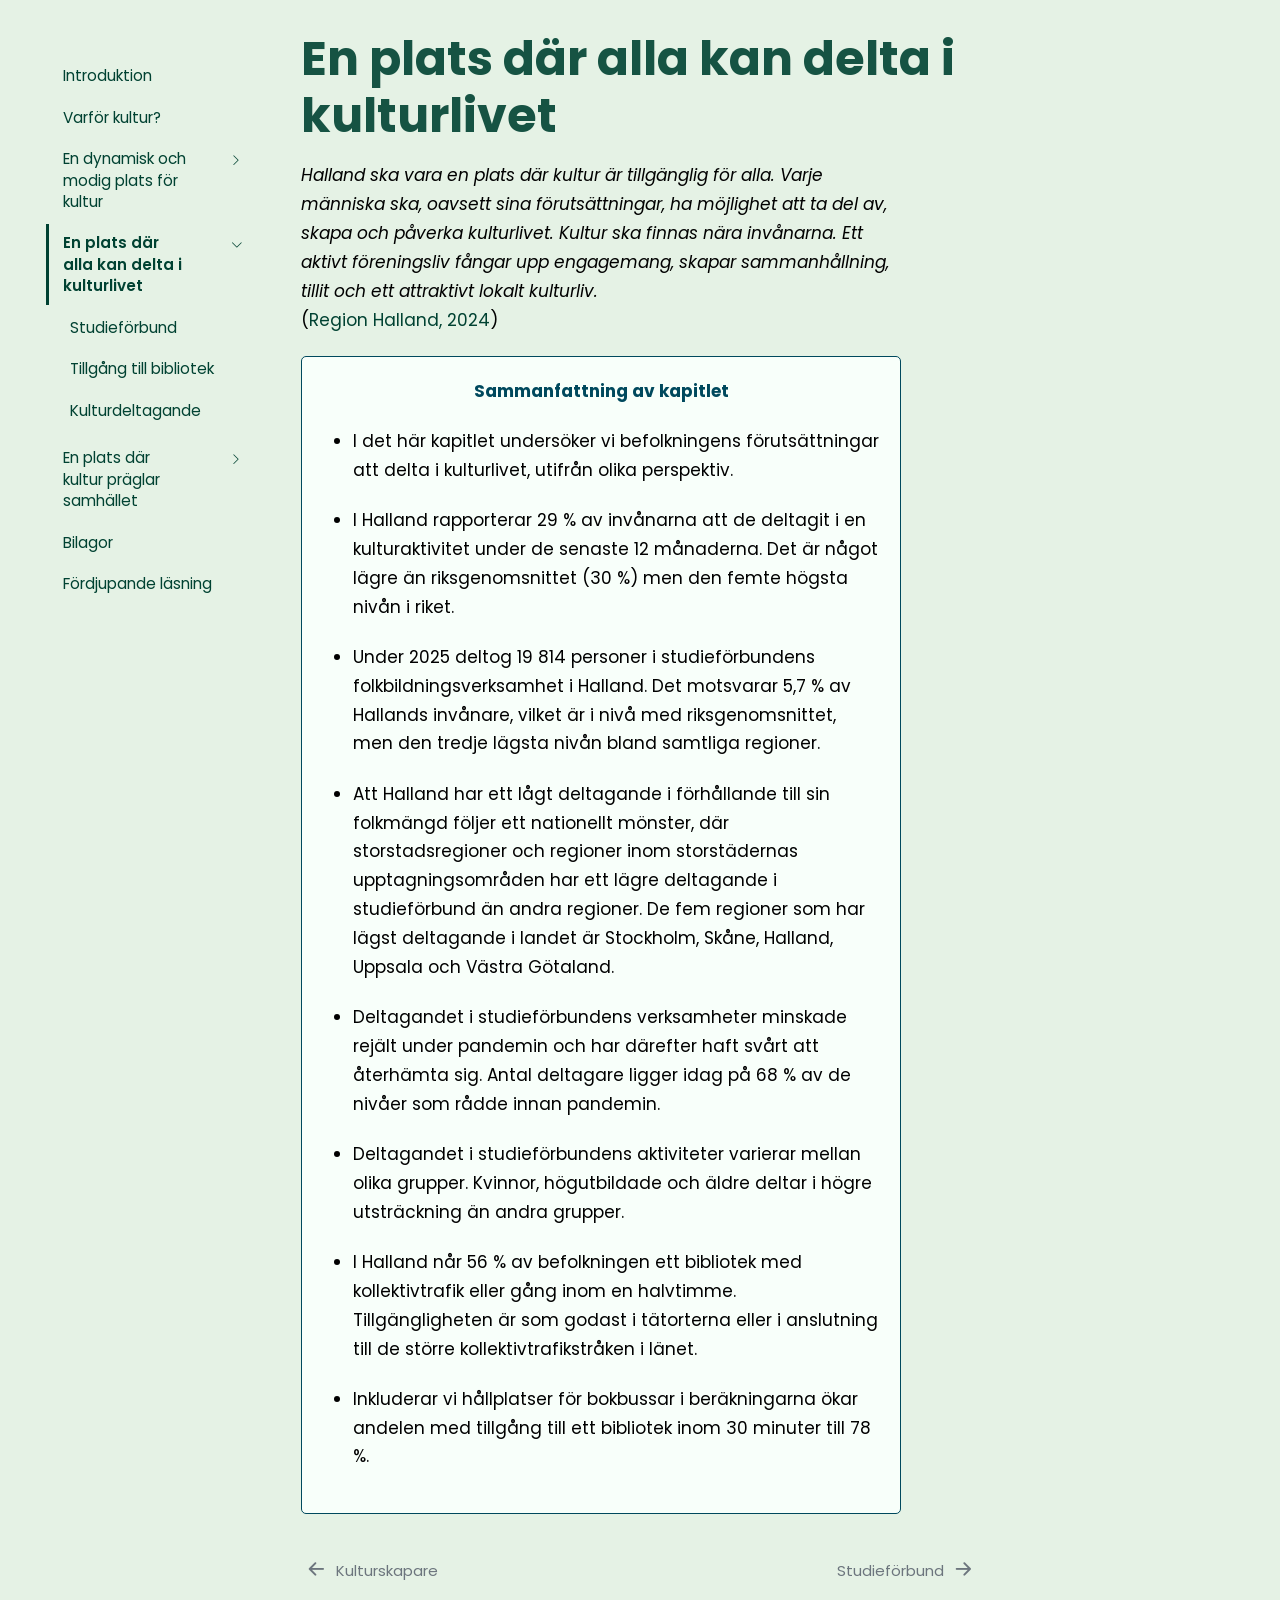
<file: docs/Kapitel3.html>
<!DOCTYPE html>
<html xmlns="http://www.w3.org/1999/xhtml" lang="en" xml:lang="en"><head>

<meta charset="utf-8">
<meta name="generator" content="quarto-1.3.361">

<meta name="viewport" content="width=device-width, initial-scale=1.0, user-scalable=yes">


<title>Kulturanalys Halland - En plats där alla kan delta i kulturlivet</title>
<style>
code{white-space: pre-wrap;}
span.smallcaps{font-variant: small-caps;}
div.columns{display: flex; gap: min(4vw, 1.5em);}
div.column{flex: auto; overflow-x: auto;}
div.hanging-indent{margin-left: 1.5em; text-indent: -1.5em;}
ul.task-list{list-style: none;}
ul.task-list li input[type="checkbox"] {
  width: 0.8em;
  margin: 0 0.8em 0.2em -1em; /* quarto-specific, see https://github.com/quarto-dev/quarto-cli/issues/4556 */ 
  vertical-align: middle;
}
/* CSS for citations */
div.csl-bib-body { }
div.csl-entry {
  clear: both;
}
.hanging-indent div.csl-entry {
  margin-left:2em;
  text-indent:-2em;
}
div.csl-left-margin {
  min-width:2em;
  float:left;
}
div.csl-right-inline {
  margin-left:2em;
  padding-left:1em;
}
div.csl-indent {
  margin-left: 2em;
}</style>


<script src="site_libs/quarto-nav/quarto-nav.js"></script>
<script src="site_libs/quarto-nav/headroom.min.js"></script>
<script src="site_libs/clipboard/clipboard.min.js"></script>
<script src="site_libs/quarto-search/autocomplete.umd.js"></script>
<script src="site_libs/quarto-search/fuse.min.js"></script>
<script src="site_libs/quarto-search/quarto-search.js"></script>
<meta name="quarto:offset" content="./">
<link href="./Kapitel3_2.html" rel="next">
<link href="./Kapitel2_1.html" rel="prev">
<script src="site_libs/quarto-html/quarto.js"></script>
<script src="site_libs/quarto-html/popper.min.js"></script>
<script src="site_libs/quarto-html/tippy.umd.min.js"></script>
<script src="site_libs/quarto-html/anchor.min.js"></script>
<link href="site_libs/quarto-html/tippy.css" rel="stylesheet">
<link href="site_libs/quarto-html/quarto-syntax-highlighting.css" rel="stylesheet" id="quarto-text-highlighting-styles">
<script src="site_libs/bootstrap/bootstrap.min.js"></script>
<link href="site_libs/bootstrap/bootstrap-icons.css" rel="stylesheet">
<link href="site_libs/bootstrap/bootstrap.min.css" rel="stylesheet" id="quarto-bootstrap" data-mode="light">
<script id="quarto-search-options" type="application/json">{
  "location": "sidebar",
  "copy-button": false,
  "collapse-after": 3,
  "panel-placement": "start",
  "type": "textbox",
  "limit": 20,
  "language": {
    "search-no-results-text": "No results",
    "search-matching-documents-text": "matching documents",
    "search-copy-link-title": "Copy link to search",
    "search-hide-matches-text": "Hide additional matches",
    "search-more-match-text": "more match in this document",
    "search-more-matches-text": "more matches in this document",
    "search-clear-button-title": "Clear",
    "search-detached-cancel-button-title": "Cancel",
    "search-submit-button-title": "Submit",
    "search-label": "Search"
  }
}</script>


</head>

<body class="nav-sidebar floating">

<div id="quarto-search-results"></div>
  <header id="quarto-header" class="headroom fixed-top">
  <nav class="quarto-secondary-nav">
    <div class="container-fluid d-flex">
      <button type="button" class="quarto-btn-toggle btn" data-bs-toggle="collapse" data-bs-target="#quarto-sidebar,#quarto-sidebar-glass" aria-controls="quarto-sidebar" aria-expanded="false" aria-label="Toggle sidebar navigation" onclick="if (window.quartoToggleHeadroom) { window.quartoToggleHeadroom(); }">
        <i class="bi bi-layout-text-sidebar-reverse"></i>
      </button>
      <nav class="quarto-page-breadcrumbs" aria-label="breadcrumb"><ol class="breadcrumb"><li class="breadcrumb-item"><a href="./Kapitel3.html">En plats där alla kan delta i kulturlivet</a></li></ol></nav>
      <a class="flex-grow-1" role="button" data-bs-toggle="collapse" data-bs-target="#quarto-sidebar,#quarto-sidebar-glass" aria-controls="quarto-sidebar" aria-expanded="false" aria-label="Toggle sidebar navigation" onclick="if (window.quartoToggleHeadroom) { window.quartoToggleHeadroom(); }">      
      </a>
    </div>
  </nav>
</header>
<!-- content -->
<div id="quarto-content" class="quarto-container page-columns page-rows-contents page-layout-article">
<!-- sidebar -->
  <nav id="quarto-sidebar" class="sidebar collapse collapse-horizontal sidebar-navigation floating overflow-auto">
    <div class="pt-lg-2 mt-2 text-left sidebar-header">
    <div class="sidebar-title mb-0 py-0">
      <a href="./"></a> 
    </div>
      </div>
    <div class="sidebar-menu-container"> 
    <ul class="list-unstyled mt-1">
        <li class="sidebar-item">
  <div class="sidebar-item-container"> 
  <a href="./index.html" class="sidebar-item-text sidebar-link">
 <span class="menu-text">Introduktion</span></a>
  </div>
</li>
        <li class="sidebar-item">
  <div class="sidebar-item-container"> 
  <a href="./Kapitel1.html" class="sidebar-item-text sidebar-link">
 <span class="menu-text">Varför kultur?</span></a>
  </div>
</li>
        <li class="sidebar-item sidebar-item-section">
      <div class="sidebar-item-container"> 
            <a href="./Kapitel2.html" class="sidebar-item-text sidebar-link">
 <span class="menu-text">En dynamisk och modig plats för kultur</span></a>
          <a class="sidebar-item-toggle text-start collapsed" data-bs-toggle="collapse" data-bs-target="#quarto-sidebar-section-1" aria-expanded="false" aria-label="Toggle section">
            <i class="bi bi-chevron-right ms-2"></i>
          </a> 
      </div>
      <ul id="quarto-sidebar-section-1" class="collapse list-unstyled sidebar-section depth1 ">  
          <li class="sidebar-item">
  <div class="sidebar-item-container"> 
  <a href="./Kapitel2_1.html" class="sidebar-item-text sidebar-link">
 <span class="menu-text">Kulturskapare</span></a>
  </div>
</li>
      </ul>
  </li>
        <li class="sidebar-item sidebar-item-section">
      <div class="sidebar-item-container"> 
            <a href="./Kapitel3.html" class="sidebar-item-text sidebar-link active">
 <span class="menu-text">En plats där alla kan delta i kulturlivet</span></a>
          <a class="sidebar-item-toggle text-start" data-bs-toggle="collapse" data-bs-target="#quarto-sidebar-section-2" aria-expanded="true" aria-label="Toggle section">
            <i class="bi bi-chevron-right ms-2"></i>
          </a> 
      </div>
      <ul id="quarto-sidebar-section-2" class="collapse list-unstyled sidebar-section depth1 show">  
          <li class="sidebar-item">
  <div class="sidebar-item-container"> 
  <a href="./Kapitel3_2.html" class="sidebar-item-text sidebar-link">
 <span class="menu-text">Studieförbund</span></a>
  </div>
</li>
          <li class="sidebar-item">
  <div class="sidebar-item-container"> 
  <a href="./Kapitel3_3.html" class="sidebar-item-text sidebar-link">
 <span class="menu-text">Tillgång till bibliotek</span></a>
  </div>
</li>
          <li class="sidebar-item">
  <div class="sidebar-item-container"> 
  <a href="./Kapitel3_4.html" class="sidebar-item-text sidebar-link">
 <span class="menu-text">Kulturdeltagande</span></a>
  </div>
</li>
      </ul>
  </li>
        <li class="sidebar-item sidebar-item-section">
      <div class="sidebar-item-container"> 
            <a href="./Kapitel4.html" class="sidebar-item-text sidebar-link">
 <span class="menu-text">En plats där kultur präglar samhället</span></a>
          <a class="sidebar-item-toggle text-start collapsed" data-bs-toggle="collapse" data-bs-target="#quarto-sidebar-section-3" aria-expanded="false" aria-label="Toggle section">
            <i class="bi bi-chevron-right ms-2"></i>
          </a> 
      </div>
      <ul id="quarto-sidebar-section-3" class="collapse list-unstyled sidebar-section depth1 ">  
          <li class="sidebar-item">
  <div class="sidebar-item-container"> 
  <a href="./Kapitel4_1.html" class="sidebar-item-text sidebar-link">
 <span class="menu-text">Invånarnas syn på kulturutbudet</span></a>
  </div>
</li>
      </ul>
  </li>
        <li class="sidebar-item">
  <div class="sidebar-item-container"> 
  <a href="./Kapitel5.html" class="sidebar-item-text sidebar-link">
 <span class="menu-text">Bilagor</span></a>
  </div>
</li>
        <li class="sidebar-item">
  <div class="sidebar-item-container"> 
  <a href="./references.html" class="sidebar-item-text sidebar-link">
 <span class="menu-text">Fördjupande läsning</span></a>
  </div>
</li>
    </ul>
    </div>
</nav>
<div id="quarto-sidebar-glass" data-bs-toggle="collapse" data-bs-target="#quarto-sidebar,#quarto-sidebar-glass"></div>
<!-- margin-sidebar -->
    <div id="quarto-margin-sidebar" class="sidebar margin-sidebar">
        
    </div>
<!-- main -->
<main class="content" id="quarto-document-content">

<header id="title-block-header" class="quarto-title-block default">
<div class="quarto-title">
<h1 class="title">En plats där alla kan delta i kulturlivet</h1>
</div>



<div class="quarto-title-meta">

    
  
    
  </div>
  

</header>

<p><em>Halland ska vara en plats där kultur är tillgänglig för alla. Varje människa ska, oavsett sina förutsättningar, ha möjlighet att ta del av, skapa och påverka kulturlivet. Kultur ska finnas nära invånarna. Ett aktivt föreningsliv fångar upp engagemang, skapar sammanhållning, tillit och ett attraktivt lokalt kulturliv.</em><br><span class="citation" data-cites="rh">(<a href="references.html#ref-rh" role="doc-biblioref">Region Halland, 2024</a>)</span></p>
<div class="enhanced-box">
<div class="summary-title">
<p>Sammanfattning av kapitlet</p>
</div>
<ul>
<li><p>I det här kapitlet undersöker vi befolkningens förutsättningar att delta i kulturlivet, utifrån olika perspektiv.</p></li>
<li><p>I Halland rapporterar 29 % av invånarna att de deltagit i en kulturaktivitet under de senaste 12 månaderna. Det är något lägre än riksgenomsnittet (30 %) men den femte högsta nivån i riket.</p></li>
<li><p>Under 2025 deltog 19 814 personer i studieförbundens folkbildningsverksamhet i Halland. Det motsvarar 5,7 % av Hallands invånare, vilket är i nivå med riksgenomsnittet, men den tredje lägsta nivån bland samtliga regioner.</p></li>
<li><p>Att Halland har ett lågt deltagande i förhållande till sin folkmängd följer ett nationellt mönster, där storstadsregioner och regioner inom storstädernas upptagningsområden har ett lägre deltagande i studieförbund än andra regioner. De fem regioner som har lägst deltagande i landet är Stockholm, Skåne, Halland, Uppsala och Västra Götaland.</p></li>
<li><p>Deltagandet i studieförbundens verksamheter minskade rejält under pandemin och har därefter haft svårt att återhämta sig. Antal deltagare ligger idag på 68 % av de nivåer som rådde innan pandemin.</p></li>
<li><p>Deltagandet i studieförbundens aktiviteter varierar mellan olika grupper. Kvinnor, högutbildade och äldre deltar i högre utsträckning än andra grupper.</p></li>
<li><p>I Halland når 56 % av befolkningen ett bibliotek med kollektivtrafik eller gång inom en halvtimme. Tillgängligheten är som godast i tätorterna eller i anslutning till de större kollektivtrafikstråken i länet.</p></li>
<li><p>Inkluderar vi hållplatser för bokbussar i beräkningarna ökar andelen med tillgång till ett bibliotek inom 30 minuter till 78 %.</p></li>
</ul>
</div>


<div id="refs" class="references csl-bib-body hanging-indent" data-line-spacing="2" role="list" style="display: none">
<div id="ref-rh" class="csl-entry" role="listitem">
Region Halland. (2024). <em>Hallands kulturstrategi 2025 - 2032</em>. <a href="https://www.regionhalland.se/kultur/kulturstrategi-och-samverkan/hallands-kulturstrategi-och-kulturplan">https://www.regionhalland.se/kultur/kulturstrategi-och-samverkan/hallands-kulturstrategi-och-kulturplan</a>
</div>
</div>

</main> <!-- /main -->
<script id="quarto-html-after-body" type="application/javascript">
window.document.addEventListener("DOMContentLoaded", function (event) {
  const toggleBodyColorMode = (bsSheetEl) => {
    const mode = bsSheetEl.getAttribute("data-mode");
    const bodyEl = window.document.querySelector("body");
    if (mode === "dark") {
      bodyEl.classList.add("quarto-dark");
      bodyEl.classList.remove("quarto-light");
    } else {
      bodyEl.classList.add("quarto-light");
      bodyEl.classList.remove("quarto-dark");
    }
  }
  const toggleBodyColorPrimary = () => {
    const bsSheetEl = window.document.querySelector("link#quarto-bootstrap");
    if (bsSheetEl) {
      toggleBodyColorMode(bsSheetEl);
    }
  }
  toggleBodyColorPrimary();  
  const icon = "";
  const anchorJS = new window.AnchorJS();
  anchorJS.options = {
    placement: 'right',
    icon: icon
  };
  anchorJS.add('.anchored');
  const isCodeAnnotation = (el) => {
    for (const clz of el.classList) {
      if (clz.startsWith('code-annotation-')) {                     
        return true;
      }
    }
    return false;
  }
  const clipboard = new window.ClipboardJS('.code-copy-button', {
    text: function(trigger) {
      const codeEl = trigger.previousElementSibling.cloneNode(true);
      for (const childEl of codeEl.children) {
        if (isCodeAnnotation(childEl)) {
          childEl.remove();
        }
      }
      return codeEl.innerText;
    }
  });
  clipboard.on('success', function(e) {
    // button target
    const button = e.trigger;
    // don't keep focus
    button.blur();
    // flash "checked"
    button.classList.add('code-copy-button-checked');
    var currentTitle = button.getAttribute("title");
    button.setAttribute("title", "Copied!");
    let tooltip;
    if (window.bootstrap) {
      button.setAttribute("data-bs-toggle", "tooltip");
      button.setAttribute("data-bs-placement", "left");
      button.setAttribute("data-bs-title", "Copied!");
      tooltip = new bootstrap.Tooltip(button, 
        { trigger: "manual", 
          customClass: "code-copy-button-tooltip",
          offset: [0, -8]});
      tooltip.show();    
    }
    setTimeout(function() {
      if (tooltip) {
        tooltip.hide();
        button.removeAttribute("data-bs-title");
        button.removeAttribute("data-bs-toggle");
        button.removeAttribute("data-bs-placement");
      }
      button.setAttribute("title", currentTitle);
      button.classList.remove('code-copy-button-checked');
    }, 1000);
    // clear code selection
    e.clearSelection();
  });
  function tippyHover(el, contentFn) {
    const config = {
      allowHTML: true,
      content: contentFn,
      maxWidth: 500,
      delay: 100,
      arrow: false,
      appendTo: function(el) {
          return el.parentElement;
      },
      interactive: true,
      interactiveBorder: 10,
      theme: 'quarto',
      placement: 'bottom-start'
    };
    window.tippy(el, config); 
  }
  const noterefs = window.document.querySelectorAll('a[role="doc-noteref"]');
  for (var i=0; i<noterefs.length; i++) {
    const ref = noterefs[i];
    tippyHover(ref, function() {
      // use id or data attribute instead here
      let href = ref.getAttribute('data-footnote-href') || ref.getAttribute('href');
      try { href = new URL(href).hash; } catch {}
      const id = href.replace(/^#\/?/, "");
      const note = window.document.getElementById(id);
      return note.innerHTML;
    });
  }
      let selectedAnnoteEl;
      const selectorForAnnotation = ( cell, annotation) => {
        let cellAttr = 'data-code-cell="' + cell + '"';
        let lineAttr = 'data-code-annotation="' +  annotation + '"';
        const selector = 'span[' + cellAttr + '][' + lineAttr + ']';
        return selector;
      }
      const selectCodeLines = (annoteEl) => {
        const doc = window.document;
        const targetCell = annoteEl.getAttribute("data-target-cell");
        const targetAnnotation = annoteEl.getAttribute("data-target-annotation");
        const annoteSpan = window.document.querySelector(selectorForAnnotation(targetCell, targetAnnotation));
        const lines = annoteSpan.getAttribute("data-code-lines").split(",");
        const lineIds = lines.map((line) => {
          return targetCell + "-" + line;
        })
        let top = null;
        let height = null;
        let parent = null;
        if (lineIds.length > 0) {
            //compute the position of the single el (top and bottom and make a div)
            const el = window.document.getElementById(lineIds[0]);
            top = el.offsetTop;
            height = el.offsetHeight;
            parent = el.parentElement.parentElement;
          if (lineIds.length > 1) {
            const lastEl = window.document.getElementById(lineIds[lineIds.length - 1]);
            const bottom = lastEl.offsetTop + lastEl.offsetHeight;
            height = bottom - top;
          }
          if (top !== null && height !== null && parent !== null) {
            // cook up a div (if necessary) and position it 
            let div = window.document.getElementById("code-annotation-line-highlight");
            if (div === null) {
              div = window.document.createElement("div");
              div.setAttribute("id", "code-annotation-line-highlight");
              div.style.position = 'absolute';
              parent.appendChild(div);
            }
            div.style.top = top - 2 + "px";
            div.style.height = height + 4 + "px";
            let gutterDiv = window.document.getElementById("code-annotation-line-highlight-gutter");
            if (gutterDiv === null) {
              gutterDiv = window.document.createElement("div");
              gutterDiv.setAttribute("id", "code-annotation-line-highlight-gutter");
              gutterDiv.style.position = 'absolute';
              const codeCell = window.document.getElementById(targetCell);
              const gutter = codeCell.querySelector('.code-annotation-gutter');
              gutter.appendChild(gutterDiv);
            }
            gutterDiv.style.top = top - 2 + "px";
            gutterDiv.style.height = height + 4 + "px";
          }
          selectedAnnoteEl = annoteEl;
        }
      };
      const unselectCodeLines = () => {
        const elementsIds = ["code-annotation-line-highlight", "code-annotation-line-highlight-gutter"];
        elementsIds.forEach((elId) => {
          const div = window.document.getElementById(elId);
          if (div) {
            div.remove();
          }
        });
        selectedAnnoteEl = undefined;
      };
      // Attach click handler to the DT
      const annoteDls = window.document.querySelectorAll('dt[data-target-cell]');
      for (const annoteDlNode of annoteDls) {
        annoteDlNode.addEventListener('click', (event) => {
          const clickedEl = event.target;
          if (clickedEl !== selectedAnnoteEl) {
            unselectCodeLines();
            const activeEl = window.document.querySelector('dt[data-target-cell].code-annotation-active');
            if (activeEl) {
              activeEl.classList.remove('code-annotation-active');
            }
            selectCodeLines(clickedEl);
            clickedEl.classList.add('code-annotation-active');
          } else {
            // Unselect the line
            unselectCodeLines();
            clickedEl.classList.remove('code-annotation-active');
          }
        });
      }
  const findCites = (el) => {
    const parentEl = el.parentElement;
    if (parentEl) {
      const cites = parentEl.dataset.cites;
      if (cites) {
        return {
          el,
          cites: cites.split(' ')
        };
      } else {
        return findCites(el.parentElement)
      }
    } else {
      return undefined;
    }
  };
  var bibliorefs = window.document.querySelectorAll('a[role="doc-biblioref"]');
  for (var i=0; i<bibliorefs.length; i++) {
    const ref = bibliorefs[i];
    const citeInfo = findCites(ref);
    if (citeInfo) {
      tippyHover(citeInfo.el, function() {
        var popup = window.document.createElement('div');
        citeInfo.cites.forEach(function(cite) {
          var citeDiv = window.document.createElement('div');
          citeDiv.classList.add('hanging-indent');
          citeDiv.classList.add('csl-entry');
          var biblioDiv = window.document.getElementById('ref-' + cite);
          if (biblioDiv) {
            citeDiv.innerHTML = biblioDiv.innerHTML;
          }
          popup.appendChild(citeDiv);
        });
        return popup.innerHTML;
      });
    }
  }
});
</script>
<nav class="page-navigation">
  <div class="nav-page nav-page-previous">
      <a href="./Kapitel2_1.html" class="pagination-link">
        <i class="bi bi-arrow-left-short"></i> <span class="nav-page-text">Kulturskapare</span>
      </a>          
  </div>
  <div class="nav-page nav-page-next">
      <a href="./Kapitel3_2.html" class="pagination-link">
        <span class="nav-page-text">Studieförbund</span> <i class="bi bi-arrow-right-short"></i>
      </a>
  </div>
</nav>
</div> <!-- /content -->



</body></html>
</file>
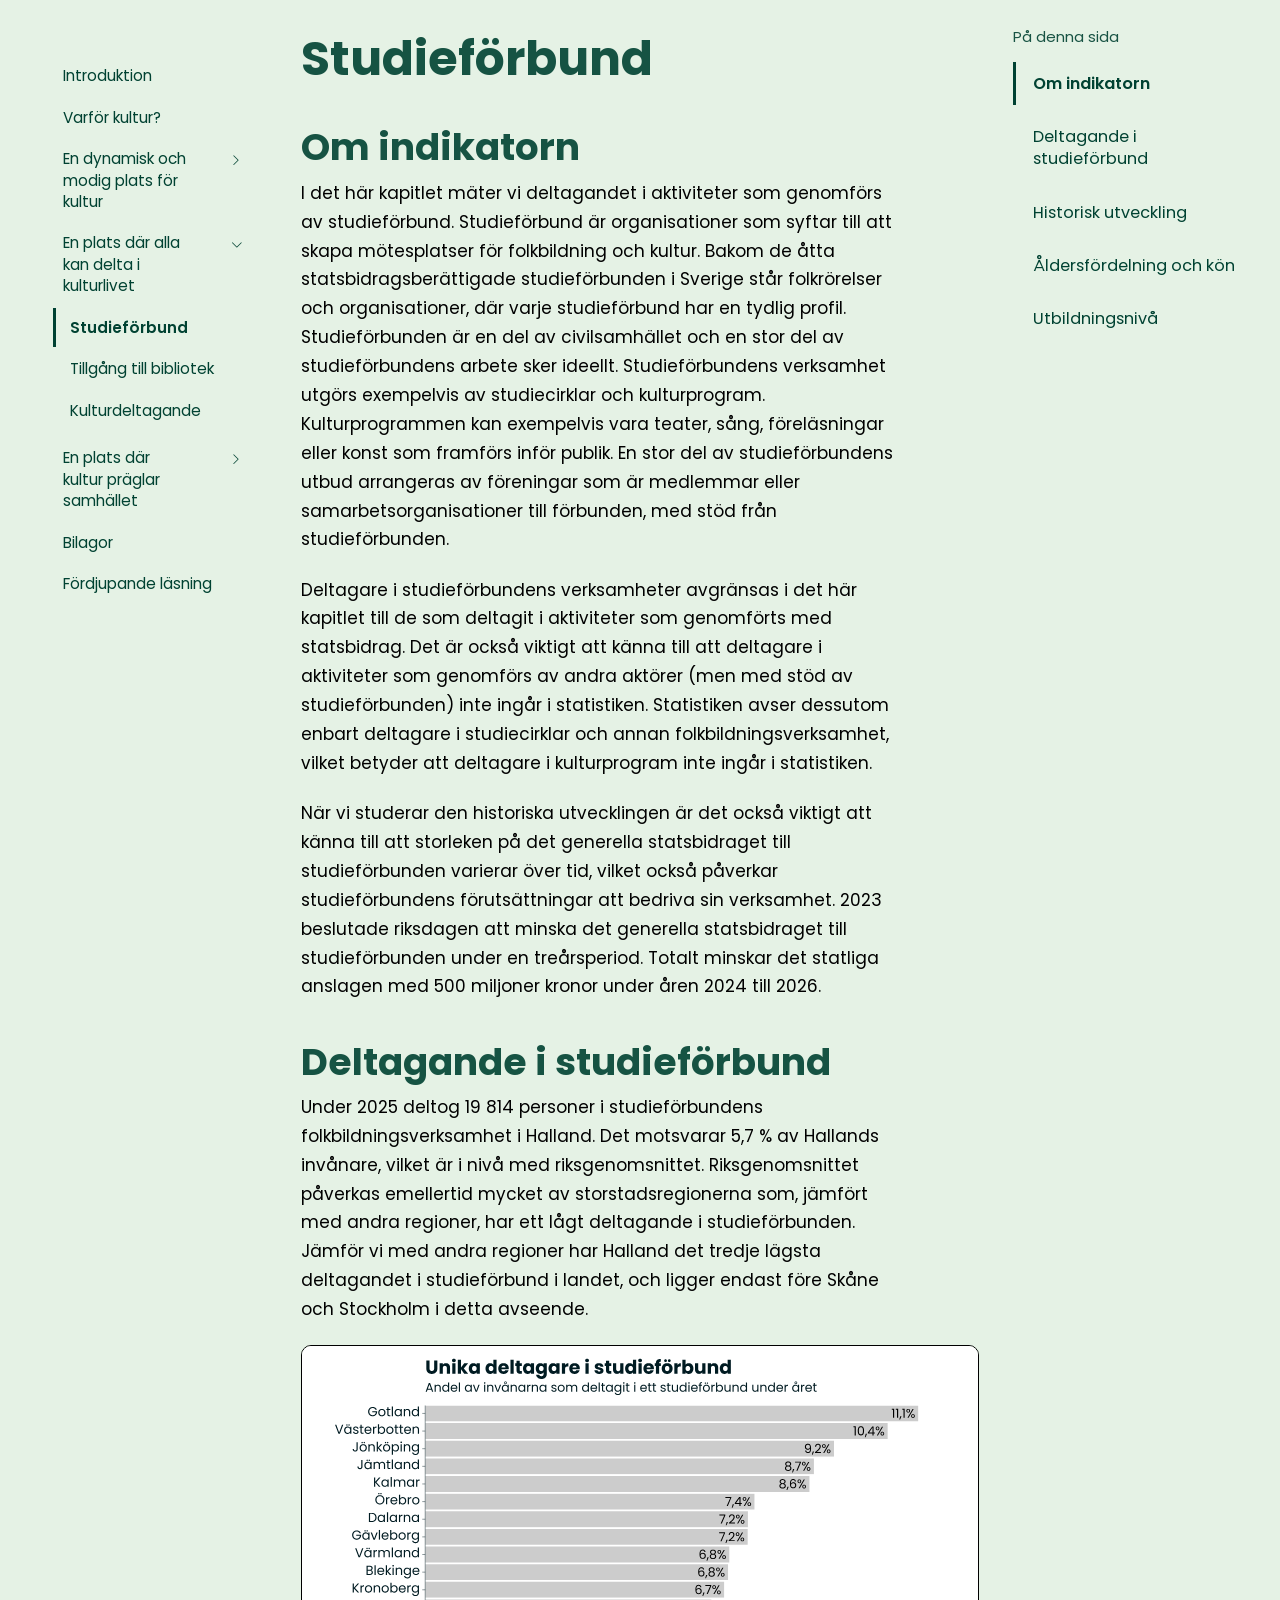
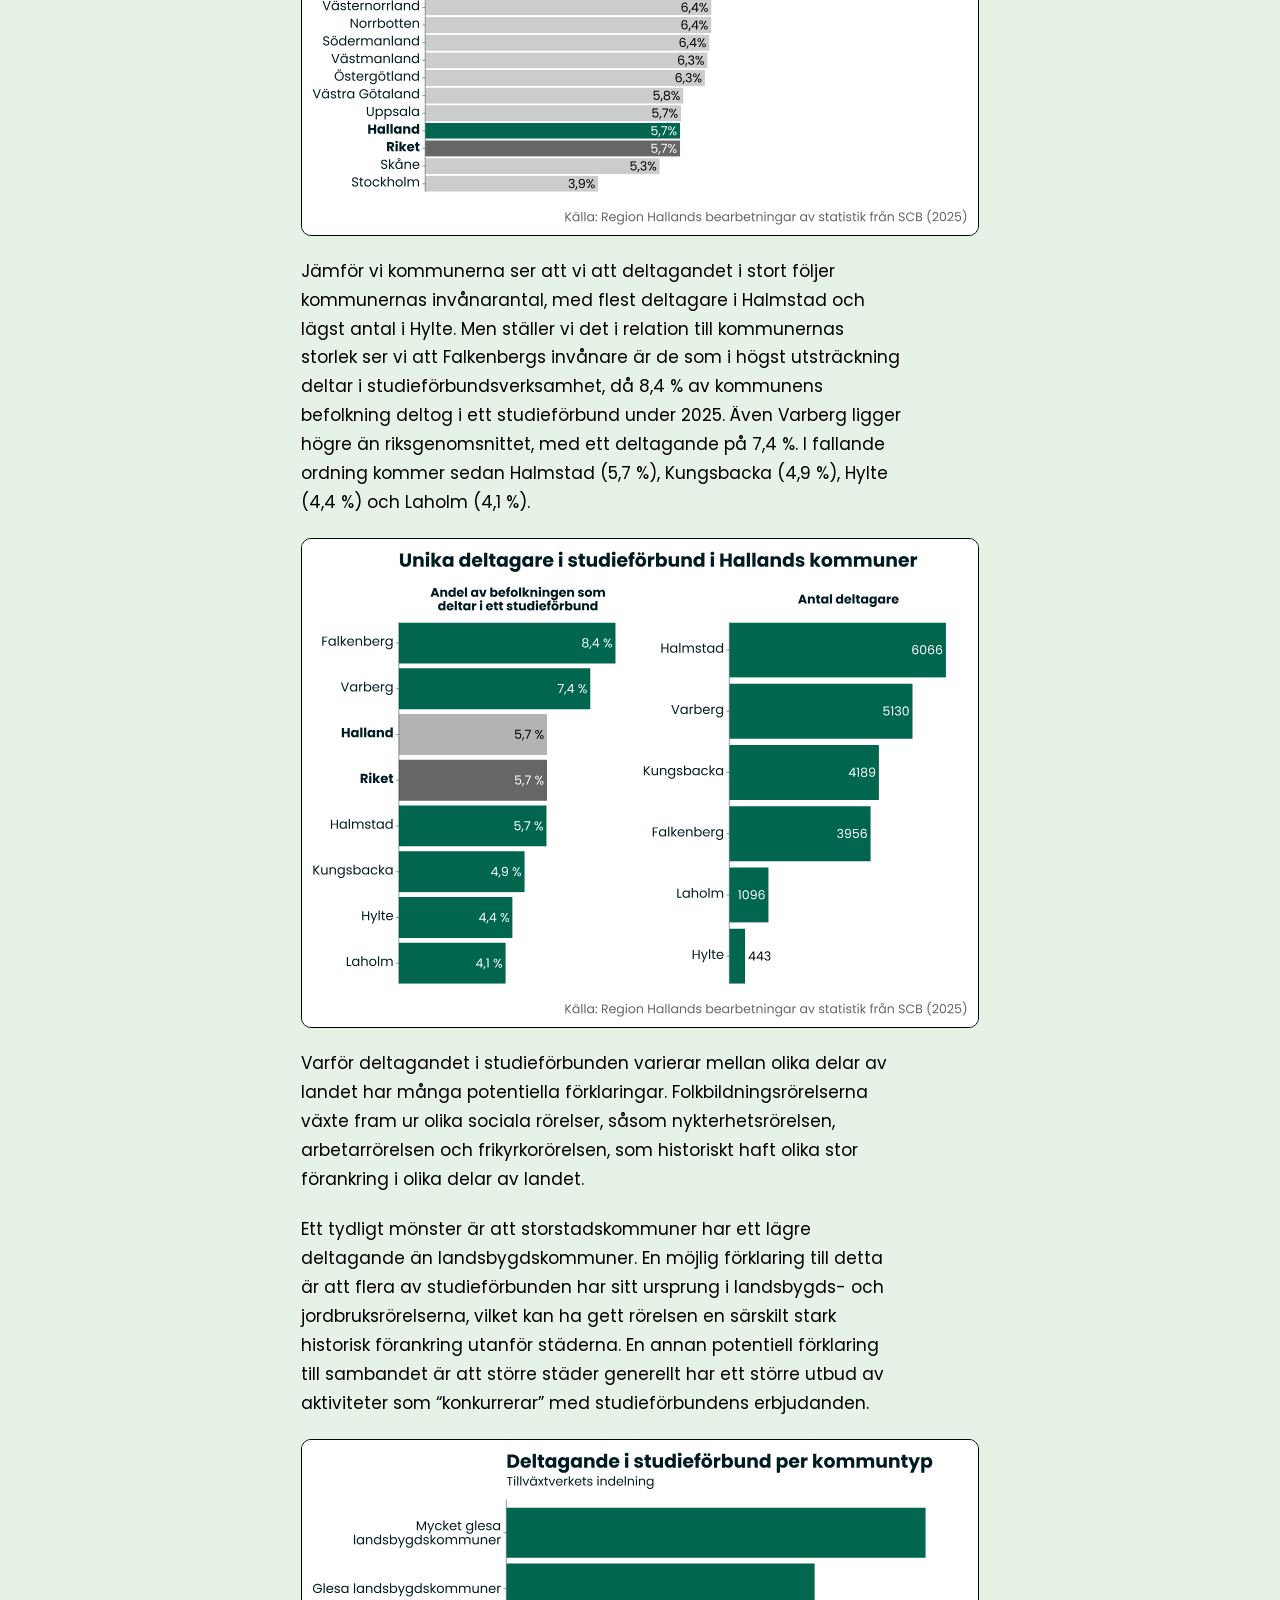
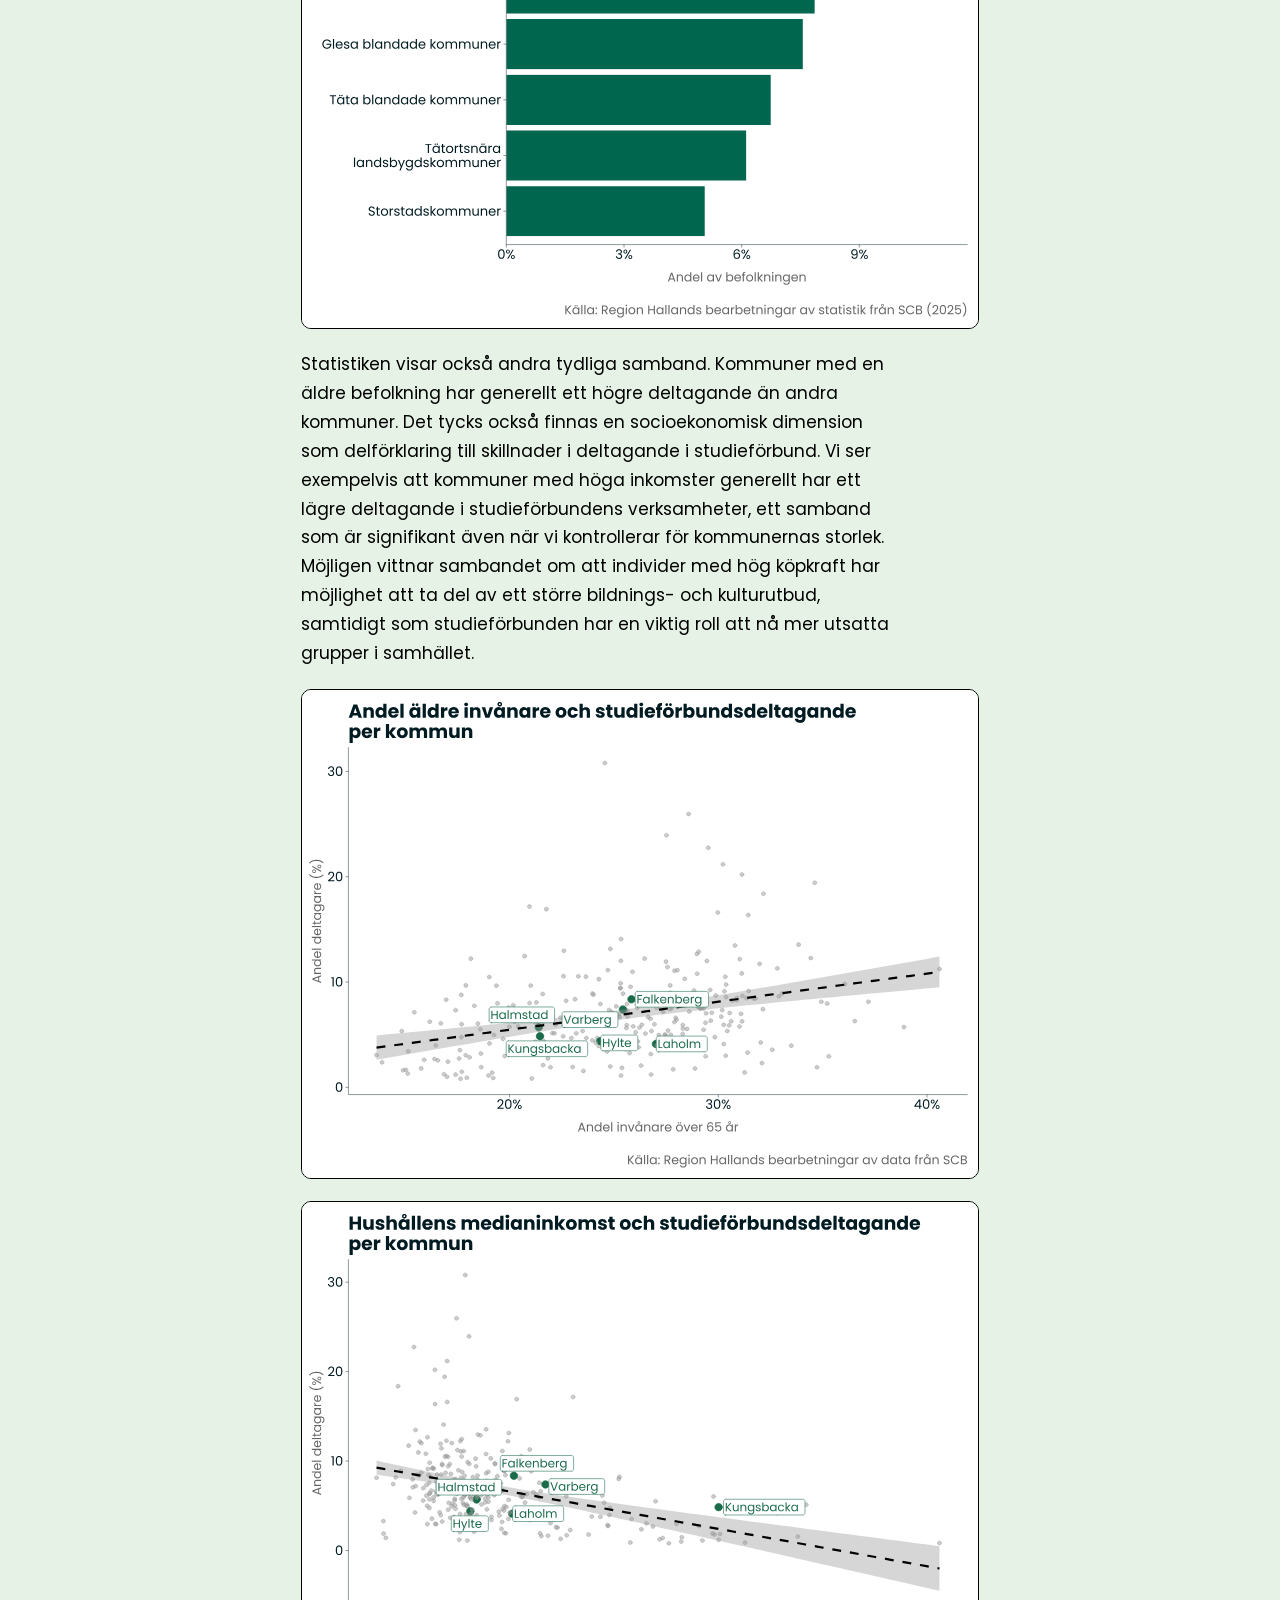
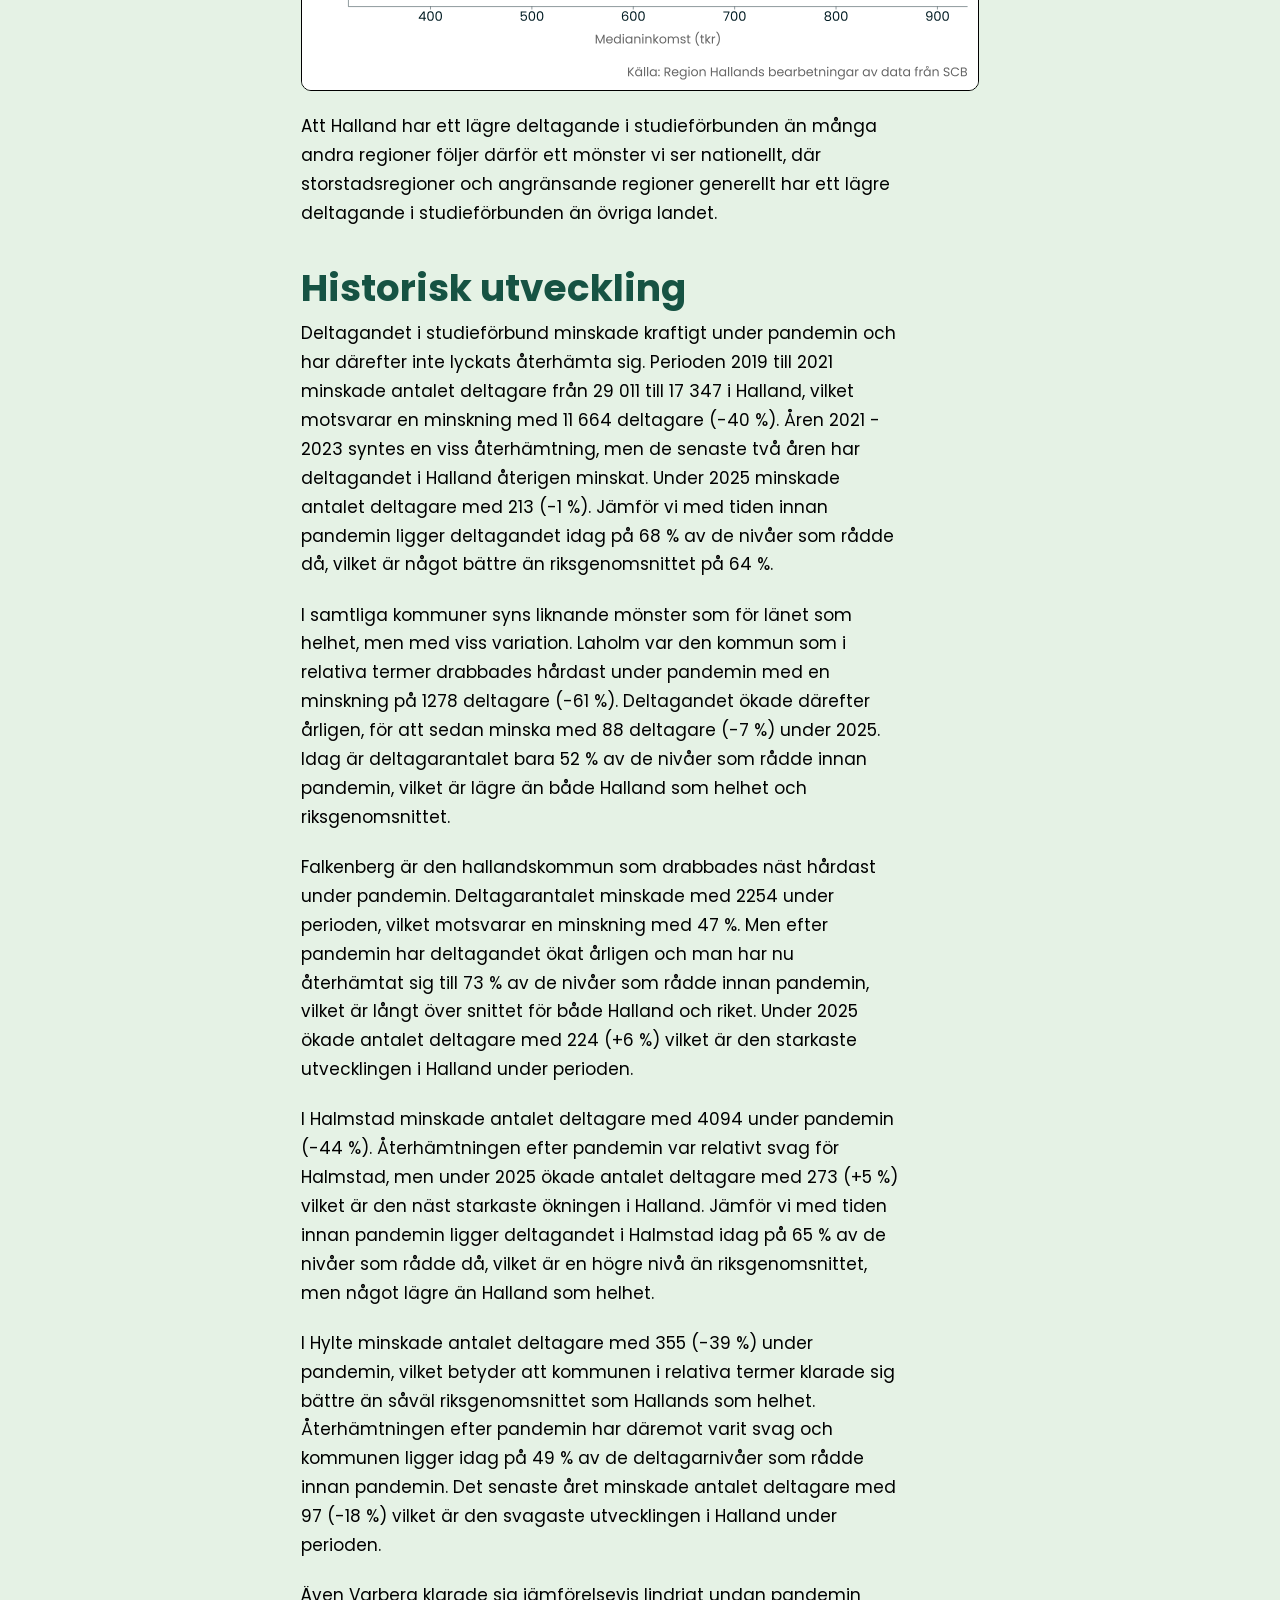
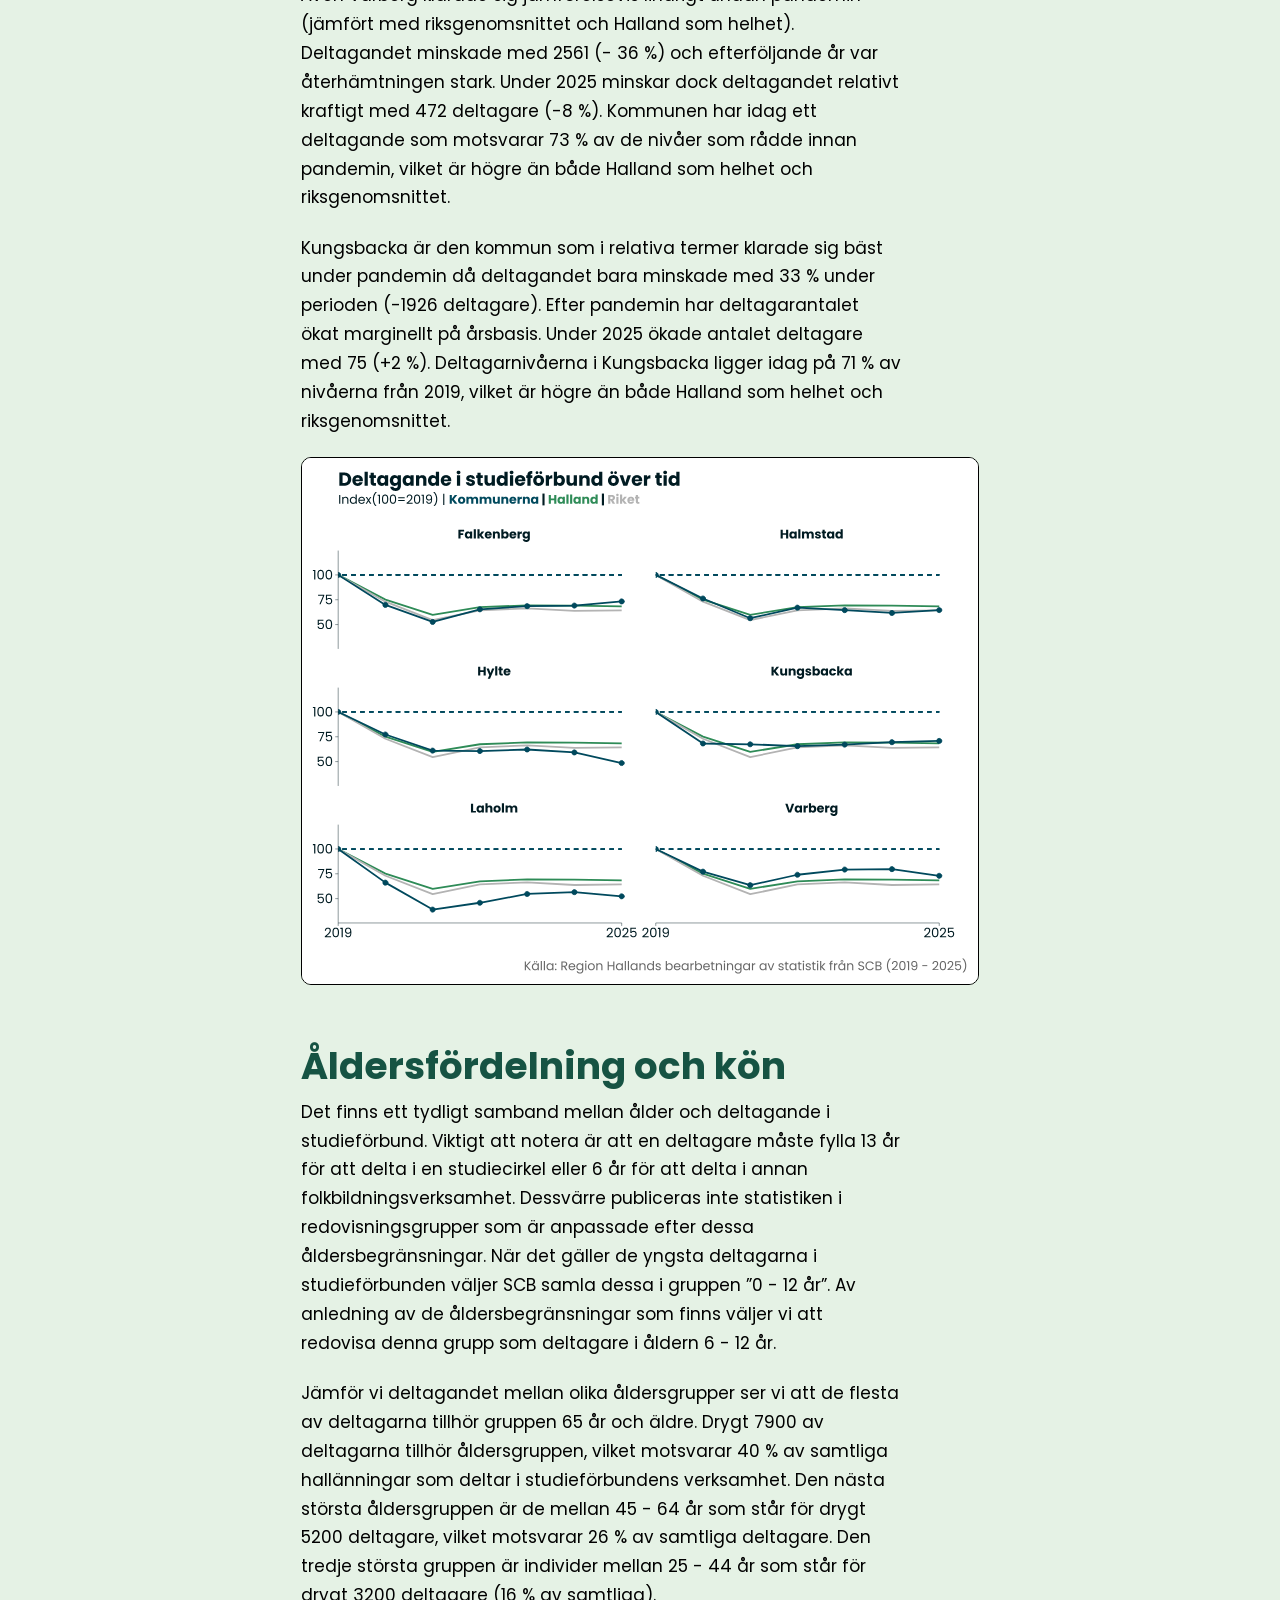
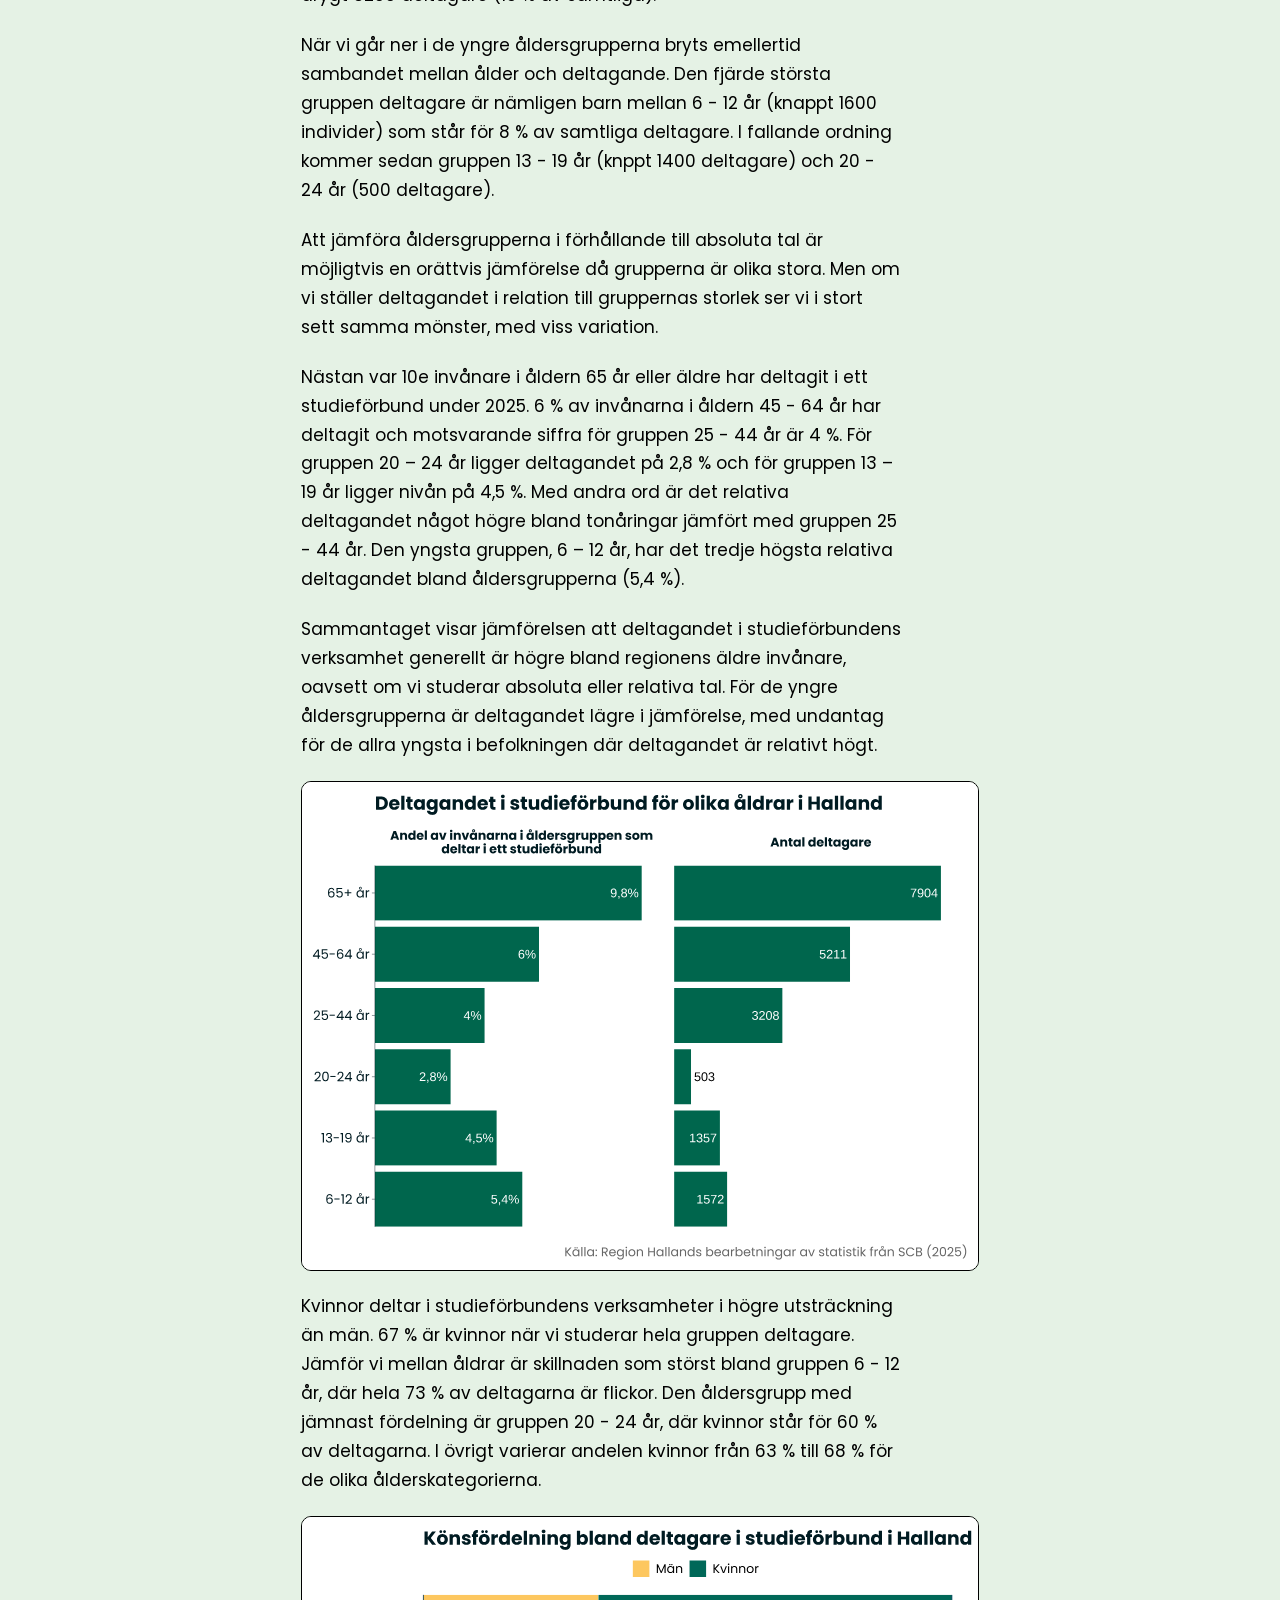
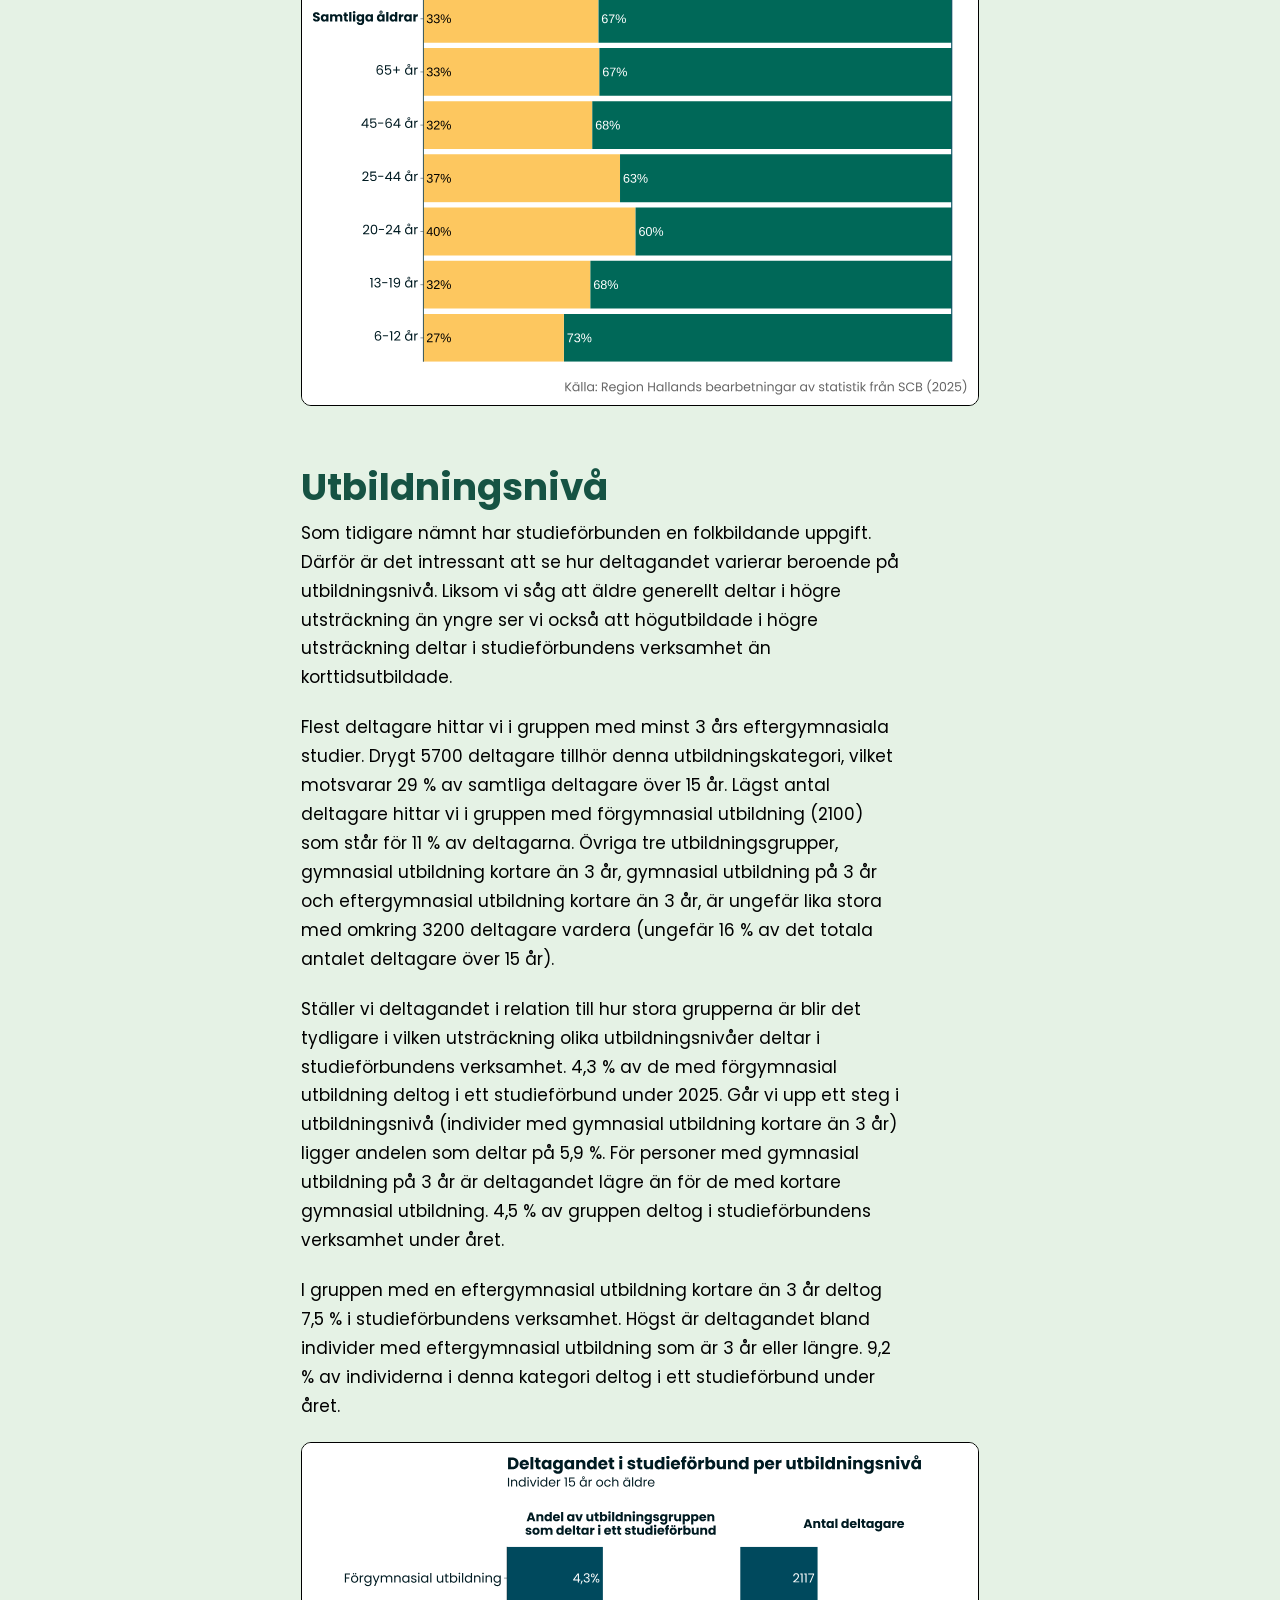
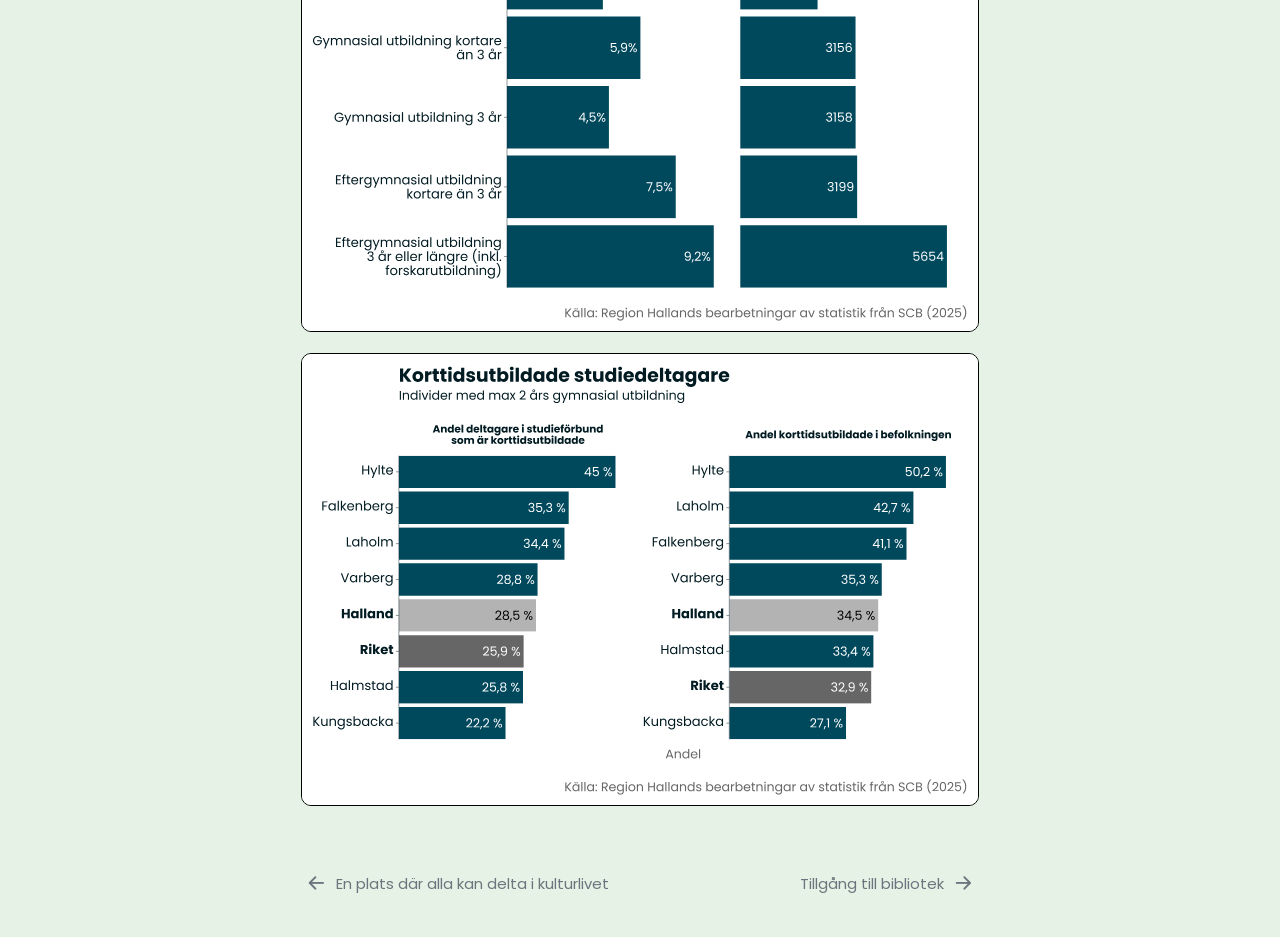
<file: docs/Kapitel3_2.html>
<!DOCTYPE html>
<html xmlns="http://www.w3.org/1999/xhtml" lang="en" xml:lang="en"><head>

<meta charset="utf-8">
<meta name="generator" content="quarto-1.3.361">

<meta name="viewport" content="width=device-width, initial-scale=1.0, user-scalable=yes">


<title>Kulturanalys Halland - Studieförbund</title>
<style>
code{white-space: pre-wrap;}
span.smallcaps{font-variant: small-caps;}
div.columns{display: flex; gap: min(4vw, 1.5em);}
div.column{flex: auto; overflow-x: auto;}
div.hanging-indent{margin-left: 1.5em; text-indent: -1.5em;}
ul.task-list{list-style: none;}
ul.task-list li input[type="checkbox"] {
  width: 0.8em;
  margin: 0 0.8em 0.2em -1em; /* quarto-specific, see https://github.com/quarto-dev/quarto-cli/issues/4556 */ 
  vertical-align: middle;
}
</style>


<script src="site_libs/quarto-nav/quarto-nav.js"></script>
<script src="site_libs/quarto-nav/headroom.min.js"></script>
<script src="site_libs/clipboard/clipboard.min.js"></script>
<script src="site_libs/quarto-search/autocomplete.umd.js"></script>
<script src="site_libs/quarto-search/fuse.min.js"></script>
<script src="site_libs/quarto-search/quarto-search.js"></script>
<meta name="quarto:offset" content="./">
<link href="./Kapitel3_3.html" rel="next">
<link href="./Kapitel3.html" rel="prev">
<script src="site_libs/quarto-html/quarto.js"></script>
<script src="site_libs/quarto-html/popper.min.js"></script>
<script src="site_libs/quarto-html/tippy.umd.min.js"></script>
<script src="site_libs/quarto-html/anchor.min.js"></script>
<link href="site_libs/quarto-html/tippy.css" rel="stylesheet">
<link href="site_libs/quarto-html/quarto-syntax-highlighting.css" rel="stylesheet" id="quarto-text-highlighting-styles">
<script src="site_libs/bootstrap/bootstrap.min.js"></script>
<link href="site_libs/bootstrap/bootstrap-icons.css" rel="stylesheet">
<link href="site_libs/bootstrap/bootstrap.min.css" rel="stylesheet" id="quarto-bootstrap" data-mode="light">
<script id="quarto-search-options" type="application/json">{
  "location": "sidebar",
  "copy-button": false,
  "collapse-after": 3,
  "panel-placement": "start",
  "type": "textbox",
  "limit": 20,
  "language": {
    "search-no-results-text": "No results",
    "search-matching-documents-text": "matching documents",
    "search-copy-link-title": "Copy link to search",
    "search-hide-matches-text": "Hide additional matches",
    "search-more-match-text": "more match in this document",
    "search-more-matches-text": "more matches in this document",
    "search-clear-button-title": "Clear",
    "search-detached-cancel-button-title": "Cancel",
    "search-submit-button-title": "Submit",
    "search-label": "Search"
  }
}</script>


</head>

<body class="nav-sidebar floating">

<div id="quarto-search-results"></div>
  <header id="quarto-header" class="headroom fixed-top">
  <nav class="quarto-secondary-nav">
    <div class="container-fluid d-flex">
      <button type="button" class="quarto-btn-toggle btn" data-bs-toggle="collapse" data-bs-target="#quarto-sidebar,#quarto-sidebar-glass" aria-controls="quarto-sidebar" aria-expanded="false" aria-label="Toggle sidebar navigation" onclick="if (window.quartoToggleHeadroom) { window.quartoToggleHeadroom(); }">
        <i class="bi bi-layout-text-sidebar-reverse"></i>
      </button>
      <nav class="quarto-page-breadcrumbs" aria-label="breadcrumb"><ol class="breadcrumb"><li class="breadcrumb-item"><a href="./Kapitel3.html">En plats där alla kan delta i kulturlivet</a></li><li class="breadcrumb-item"><a href="./Kapitel3_2.html">Studieförbund</a></li></ol></nav>
      <a class="flex-grow-1" role="button" data-bs-toggle="collapse" data-bs-target="#quarto-sidebar,#quarto-sidebar-glass" aria-controls="quarto-sidebar" aria-expanded="false" aria-label="Toggle sidebar navigation" onclick="if (window.quartoToggleHeadroom) { window.quartoToggleHeadroom(); }">      
      </a>
    </div>
  </nav>
</header>
<!-- content -->
<div id="quarto-content" class="quarto-container page-columns page-rows-contents page-layout-article">
<!-- sidebar -->
  <nav id="quarto-sidebar" class="sidebar collapse collapse-horizontal sidebar-navigation floating overflow-auto">
    <div class="pt-lg-2 mt-2 text-left sidebar-header">
    <div class="sidebar-title mb-0 py-0">
      <a href="./"></a> 
    </div>
      </div>
    <div class="sidebar-menu-container"> 
    <ul class="list-unstyled mt-1">
        <li class="sidebar-item">
  <div class="sidebar-item-container"> 
  <a href="./index.html" class="sidebar-item-text sidebar-link">
 <span class="menu-text">Introduktion</span></a>
  </div>
</li>
        <li class="sidebar-item">
  <div class="sidebar-item-container"> 
  <a href="./Kapitel1.html" class="sidebar-item-text sidebar-link">
 <span class="menu-text">Varför kultur?</span></a>
  </div>
</li>
        <li class="sidebar-item sidebar-item-section">
      <div class="sidebar-item-container"> 
            <a href="./Kapitel2.html" class="sidebar-item-text sidebar-link">
 <span class="menu-text">En dynamisk och modig plats för kultur</span></a>
          <a class="sidebar-item-toggle text-start collapsed" data-bs-toggle="collapse" data-bs-target="#quarto-sidebar-section-1" aria-expanded="false" aria-label="Toggle section">
            <i class="bi bi-chevron-right ms-2"></i>
          </a> 
      </div>
      <ul id="quarto-sidebar-section-1" class="collapse list-unstyled sidebar-section depth1 ">  
          <li class="sidebar-item">
  <div class="sidebar-item-container"> 
  <a href="./Kapitel2_1.html" class="sidebar-item-text sidebar-link">
 <span class="menu-text">Kulturskapare</span></a>
  </div>
</li>
      </ul>
  </li>
        <li class="sidebar-item sidebar-item-section">
      <div class="sidebar-item-container"> 
            <a href="./Kapitel3.html" class="sidebar-item-text sidebar-link">
 <span class="menu-text">En plats där alla kan delta i kulturlivet</span></a>
          <a class="sidebar-item-toggle text-start" data-bs-toggle="collapse" data-bs-target="#quarto-sidebar-section-2" aria-expanded="true" aria-label="Toggle section">
            <i class="bi bi-chevron-right ms-2"></i>
          </a> 
      </div>
      <ul id="quarto-sidebar-section-2" class="collapse list-unstyled sidebar-section depth1 show">  
          <li class="sidebar-item">
  <div class="sidebar-item-container"> 
  <a href="./Kapitel3_2.html" class="sidebar-item-text sidebar-link active">
 <span class="menu-text">Studieförbund</span></a>
  </div>
</li>
          <li class="sidebar-item">
  <div class="sidebar-item-container"> 
  <a href="./Kapitel3_3.html" class="sidebar-item-text sidebar-link">
 <span class="menu-text">Tillgång till bibliotek</span></a>
  </div>
</li>
          <li class="sidebar-item">
  <div class="sidebar-item-container"> 
  <a href="./Kapitel3_4.html" class="sidebar-item-text sidebar-link">
 <span class="menu-text">Kulturdeltagande</span></a>
  </div>
</li>
      </ul>
  </li>
        <li class="sidebar-item sidebar-item-section">
      <div class="sidebar-item-container"> 
            <a href="./Kapitel4.html" class="sidebar-item-text sidebar-link">
 <span class="menu-text">En plats där kultur präglar samhället</span></a>
          <a class="sidebar-item-toggle text-start collapsed" data-bs-toggle="collapse" data-bs-target="#quarto-sidebar-section-3" aria-expanded="false" aria-label="Toggle section">
            <i class="bi bi-chevron-right ms-2"></i>
          </a> 
      </div>
      <ul id="quarto-sidebar-section-3" class="collapse list-unstyled sidebar-section depth1 ">  
          <li class="sidebar-item">
  <div class="sidebar-item-container"> 
  <a href="./Kapitel4_1.html" class="sidebar-item-text sidebar-link">
 <span class="menu-text">Invånarnas syn på kulturutbudet</span></a>
  </div>
</li>
      </ul>
  </li>
        <li class="sidebar-item">
  <div class="sidebar-item-container"> 
  <a href="./Kapitel5.html" class="sidebar-item-text sidebar-link">
 <span class="menu-text">Bilagor</span></a>
  </div>
</li>
        <li class="sidebar-item">
  <div class="sidebar-item-container"> 
  <a href="./references.html" class="sidebar-item-text sidebar-link">
 <span class="menu-text">Fördjupande läsning</span></a>
  </div>
</li>
    </ul>
    </div>
</nav>
<div id="quarto-sidebar-glass" data-bs-toggle="collapse" data-bs-target="#quarto-sidebar,#quarto-sidebar-glass"></div>
<!-- margin-sidebar -->
    <div id="quarto-margin-sidebar" class="sidebar margin-sidebar">
        <nav id="TOC" role="doc-toc" class="toc-active">
    <h2 id="toc-title">På denna sida</h2>
   
  <ul>
  <li><a href="#om-indikatorn" id="toc-om-indikatorn" class="nav-link active" data-scroll-target="#om-indikatorn">Om indikatorn</a></li>
  <li><a href="#deltagande-i-studieförbund" id="toc-deltagande-i-studieförbund" class="nav-link" data-scroll-target="#deltagande-i-studieförbund">Deltagande i studieförbund</a></li>
  <li><a href="#historisk-utveckling" id="toc-historisk-utveckling" class="nav-link" data-scroll-target="#historisk-utveckling">Historisk utveckling</a></li>
  <li><a href="#åldersfördelning-och-kön" id="toc-åldersfördelning-och-kön" class="nav-link" data-scroll-target="#åldersfördelning-och-kön">Åldersfördelning och kön</a></li>
  <li><a href="#utbildningsnivå" id="toc-utbildningsnivå" class="nav-link" data-scroll-target="#utbildningsnivå">Utbildningsnivå</a></li>
  </ul>
</nav>
    </div>
<!-- main -->
<main class="content" id="quarto-document-content">

<header id="title-block-header" class="quarto-title-block default">
<div class="quarto-title">
<h1 class="title">Studieförbund</h1>
</div>



<div class="quarto-title-meta">

    
  
    
  </div>
  

</header>

<section id="om-indikatorn" class="level2">
<h2 class="anchored" data-anchor-id="om-indikatorn">Om indikatorn</h2>
<p>I det här kapitlet mäter vi deltagandet i aktiviteter som genomförs av studieförbund. Studieförbund är organisationer som syftar till att skapa mötesplatser för folkbildning och kultur. Bakom de åtta statsbidragsberättigade studieförbunden i Sverige står folkrörelser och organisationer, där varje studieförbund har en tydlig profil. Studieförbunden är en del av civilsamhället och en stor del av studieförbundens arbete sker ideellt. Studieförbundens verksamhet utgörs exempelvis av studiecirklar och kulturprogram. Kulturprogrammen kan exempelvis vara teater, sång, föreläsningar eller konst som framförs inför publik. En stor del av studieförbundens utbud arrangeras av föreningar som är medlemmar eller samarbetsorganisationer till förbunden, med stöd från studieförbunden.</p>
<p>Deltagare i studieförbundens verksamheter avgränsas i det här kapitlet till de som deltagit i aktiviteter som genomförts med statsbidrag. Det är också viktigt att känna till att deltagare i aktiviteter som genomförs av andra aktörer (men med stöd av studieförbunden) inte ingår i statistiken. Statistiken avser dessutom enbart deltagare i studiecirklar och annan folkbildningsverksamhet, vilket betyder att deltagare i kulturprogram inte ingår i statistiken.</p>
<p>När vi studerar den historiska utvecklingen är det också viktigt att känna till att storleken på det generella statsbidraget till studieförbunden varierar över tid, vilket också påverkar studieförbundens förutsättningar att bedriva sin verksamhet. 2023 beslutade riksdagen att minska det generella statsbidraget till studieförbunden under en treårsperiod. Totalt minskar det statliga anslagen med 500 miljoner kronor under åren 2024 till 2026.</p>
</section>
<section id="deltagande-i-studieförbund" class="level2">
<h2 class="anchored" data-anchor-id="deltagande-i-studieförbund">Deltagande i studieförbund</h2>
<p>Under 2025 deltog 19 814 personer i studieförbundens folkbildningsverksamhet i Halland. Det motsvarar 5,7 % av Hallands invånare, vilket är i nivå med riksgenomsnittet. Riksgenomsnittet påverkas emellertid mycket av storstadsregionerna som, jämfört med andra regioner, har ett lågt deltagande i studieförbunden. Jämför vi med andra regioner har Halland det tredje lägsta deltagandet i studieförbund i landet, och ligger endast före Skåne och Stockholm i detta avseende.</p>
<div class="cell">
<div class="cell-output-display">
<p><img src="Kapitel3_2_files/figure-html/unnamed-chunk-1-1.svg" class="img-fluid"></p>
</div>
</div>
<p>Jämför vi kommunerna ser att vi att deltagandet i stort följer kommunernas invånarantal, med flest deltagare i Halmstad och lägst antal i Hylte. Men ställer vi det i relation till kommunernas storlek ser vi att Falkenbergs invånare är de som i högst utsträckning deltar i studieförbundsverksamhet, då 8,4 % av kommunens befolkning deltog i ett studieförbund under 2025. Även Varberg ligger högre än riksgenomsnittet, med ett deltagande på 7,4 %. I fallande ordning kommer sedan Halmstad (5,7 %), Kungsbacka (4,9 %), Hylte (4,4 %) och Laholm (4,1 %).</p>
<div class="cell">
<div class="cell-output-display">
<p><img src="Kapitel3_2_files/figure-html/unnamed-chunk-2-1.svg" class="img-fluid"></p>
</div>
</div>
<p>Varför deltagandet i studieförbunden varierar mellan olika delar av landet har många potentiella förklaringar. Folkbildningsrörelserna växte fram ur olika sociala rörelser, såsom nykterhetsrörelsen, arbetarrörelsen och frikyrkorörelsen, som historiskt haft olika stor förankring i olika delar av landet.</p>
<p>Ett tydligt mönster är att storstadskommuner har ett lägre deltagande än landsbygdskommuner. En möjlig förklaring till detta är att flera av studieförbunden har sitt ursprung i landsbygds- och jordbruksrörelserna, vilket kan ha gett rörelsen en särskilt stark historisk förankring utanför städerna. En annan potentiell förklaring till sambandet är att större städer generellt har ett större utbud av aktiviteter som “konkurrerar” med studieförbundens erbjudanden.</p>
<div class="cell">
<div class="cell-output-display">
<p><img src="Kapitel3_2_files/figure-html/unnamed-chunk-3-1.svg" class="img-fluid"></p>
</div>
</div>
<p>Statistiken visar också andra tydliga samband. Kommuner med en äldre befolkning har generellt ett högre deltagande än andra kommuner. Det tycks också finnas en socioekonomisk dimension som delförklaring till skillnader i deltagande i studieförbund. Vi ser exempelvis att kommuner med höga inkomster generellt har ett lägre deltagande i studieförbundens verksamheter, ett samband som är signifikant även när vi kontrollerar för kommunernas storlek. Möjligen vittnar sambandet om att individer med hög köpkraft har möjlighet att ta del av ett större bildnings- och kulturutbud, samtidigt som studieförbunden har en viktig roll att nå mer utsatta grupper i samhället.</p>
<div class="cell">
<div class="cell-output-display">
<p><img src="Kapitel3_2_files/figure-html/unnamed-chunk-4-1.svg" class="img-fluid"></p>
</div>
<div class="cell-output-display">
<p><img src="Kapitel3_2_files/figure-html/unnamed-chunk-4-2.svg" class="img-fluid"></p>
</div>
</div>
<p>Att Halland har ett lägre deltagande i studieförbunden än många andra regioner följer därför ett mönster vi ser nationellt, där storstadsregioner och angränsande regioner generellt har ett lägre deltagande i studieförbunden än övriga landet.</p>
</section>
<section id="historisk-utveckling" class="level2">
<h2 class="anchored" data-anchor-id="historisk-utveckling">Historisk utveckling</h2>
<p>Deltagandet i studieförbund minskade kraftigt under pandemin och har därefter inte lyckats återhämta sig. Perioden 2019 till 2021 minskade antalet deltagare från 29 011 till 17 347 i Halland, vilket motsvarar en minskning med 11 664 deltagare (-40 %). Åren 2021 - 2023 syntes en viss återhämtning, men de senaste två åren har deltagandet i Halland återigen minskat. Under 2025 minskade antalet deltagare med 213 (-1 %). Jämför vi med tiden innan pandemin ligger deltagandet idag på 68 % av de nivåer som rådde då, vilket är något bättre än riksgenomsnittet på 64 %.</p>
<p>I samtliga kommuner syns liknande mönster som för länet som helhet, men med viss variation. Laholm var den kommun som i relativa termer drabbades hårdast under pandemin med en minskning på 1278 deltagare (-61 %). Deltagandet ökade därefter årligen, för att sedan minska med 88 deltagare (-7 %) under 2025. Idag är deltagarantalet bara 52 % av de nivåer som rådde innan pandemin, vilket är lägre än både Halland som helhet och riksgenomsnittet.</p>
<p>Falkenberg är den hallandskommun som drabbades näst hårdast under pandemin. Deltagarantalet minskade med 2254 under perioden, vilket motsvarar en minskning med 47 %. Men efter pandemin har deltagandet ökat årligen och man har nu återhämtat sig till 73 % av de nivåer som rådde innan pandemin, vilket är långt över snittet för både Halland och riket. Under 2025 ökade antalet deltagare med 224 (+6 %) vilket är den starkaste utvecklingen i Halland under perioden.</p>
<p>I Halmstad minskade antalet deltagare med 4094 under pandemin (-44 %). Återhämtningen efter pandemin var relativt svag för Halmstad, men under 2025 ökade antalet deltagare med 273 (+5 %) vilket är den näst starkaste ökningen i Halland. Jämför vi med tiden innan pandemin ligger deltagandet i Halmstad idag på 65 % av de nivåer som rådde då, vilket är en högre nivå än riksgenomsnittet, men något lägre än Halland som helhet.</p>
<p>I Hylte minskade antalet deltagare med 355 (-39 %) under pandemin, vilket betyder att kommunen i relativa termer klarade sig bättre än såväl riksgenomsnittet som Hallands som helhet. Återhämtningen efter pandemin har däremot varit svag och kommunen ligger idag på 49 % av de deltagarnivåer som rådde innan pandemin. Det senaste året minskade antalet deltagare med 97 (-18 %) vilket är den svagaste utvecklingen i Halland under perioden.</p>
<p>Även Varberg klarade sig jämförelsevis lindrigt undan pandemin (jämfört med riksgenomsnittet och Halland som helhet). Deltagandet minskade med 2561 (- 36 %) och efterföljande år var återhämtningen stark. Under 2025 minskar dock deltagandet relativt kraftigt med 472 deltagare (-8 %). Kommunen har idag ett deltagande som motsvarar 73 % av de nivåer som rådde innan pandemin, vilket är högre än både Halland som helhet och riksgenomsnittet.</p>
<p>Kungsbacka är den kommun som i relativa termer klarade sig bäst under pandemin då deltagandet bara minskade med 33 % under perioden (-1926 deltagare). Efter pandemin har deltagarantalet ökat marginellt på årsbasis. Under 2025 ökade antalet deltagare med 75 (+2 %). Deltagarnivåerna i Kungsbacka ligger idag på 71 % av nivåerna från 2019, vilket är högre än både Halland som helhet och riksgenomsnittet.</p>
<div class="cell">
<div class="cell-output-display">
<p><img src="Kapitel3_2_files/figure-html/unnamed-chunk-5-1.svg" class="img-fluid"></p>
</div>
</div>
</section>
<section id="åldersfördelning-och-kön" class="level2">
<h2 class="anchored" data-anchor-id="åldersfördelning-och-kön">Åldersfördelning och kön</h2>
<p>Det finns ett tydligt samband mellan ålder och deltagande i studieförbund. Viktigt att notera är att en deltagare måste fylla 13 år för att delta i en studiecirkel eller 6 år för att delta i annan folkbildningsverksamhet. Dessvärre publiceras inte statistiken i redovisningsgrupper som är anpassade efter dessa åldersbegränsningar. När det gäller de yngsta deltagarna i studieförbunden väljer SCB samla dessa i gruppen ”0 - 12 år”. Av anledning av de åldersbegränsningar som finns väljer vi att redovisa denna grupp som deltagare i åldern 6 - 12 år.</p>
<p>Jämför vi deltagandet mellan olika åldersgrupper ser vi att de flesta av deltagarna tillhör gruppen 65 år och äldre. Drygt 7900 av deltagarna tillhör åldersgruppen, vilket motsvarar 40 % av samtliga hallänningar som deltar i studieförbundens verksamhet. Den nästa största åldersgruppen är de mellan 45 - 64 år som står för drygt 5200 deltagare, vilket motsvarar 26 % av samtliga deltagare. Den tredje största gruppen är individer mellan 25 - 44 år som står för drygt 3200 deltagare (16 % av samtliga).</p>
<p>När vi går ner i de yngre åldersgrupperna bryts emellertid sambandet mellan ålder och deltagande. Den fjärde största gruppen deltagare är nämligen barn mellan 6 - 12 år (knappt 1600 individer) som står för 8 % av samtliga deltagare. I fallande ordning kommer sedan gruppen 13 - 19 år (knppt 1400 deltagare) och 20 - 24 år (500 deltagare).</p>
<p>Att jämföra åldersgrupperna i förhållande till absoluta tal är möjligtvis en orättvis jämförelse då grupperna är olika stora. Men om vi ställer deltagandet i relation till gruppernas storlek ser vi i stort sett samma mönster, med viss variation.</p>
<p>Nästan var 10e invånare i åldern 65 år eller äldre har deltagit i ett studieförbund under 2025. 6 % av invånarna i åldern 45 - 64 år har deltagit och motsvarande siffra för gruppen 25 - 44 år är 4 %. För gruppen 20 – 24 år ligger deltagandet på 2,8 % och för gruppen 13 – 19 år ligger nivån på 4,5 %. Med andra ord är det relativa deltagandet något högre bland tonåringar jämfört med gruppen 25 - 44 år. Den yngsta gruppen, 6 – 12 år, har det tredje högsta relativa deltagandet bland åldersgrupperna (5,4 %).</p>
<p>Sammantaget visar jämförelsen att deltagandet i studieförbundens verksamhet generellt är högre bland regionens äldre invånare, oavsett om vi studerar absoluta eller relativa tal. För de yngre åldersgrupperna är deltagandet lägre i jämförelse, med undantag för de allra yngsta i befolkningen där deltagandet är relativt högt.</p>
<div class="cell">
<div class="cell-output-display">
<p><img src="Kapitel3_2_files/figure-html/unnamed-chunk-6-1.svg" class="img-fluid"></p>
</div>
</div>
<p>Kvinnor deltar i studieförbundens verksamheter i högre utsträckning än män. 67 % är kvinnor när vi studerar hela gruppen deltagare. Jämför vi mellan åldrar är skillnaden som störst bland gruppen 6 - 12 år, där hela 73 % av deltagarna är flickor. Den åldersgrupp med jämnast fördelning är gruppen 20 - 24 år, där kvinnor står för 60 % av deltagarna. I övrigt varierar andelen kvinnor från 63 % till 68 % för de olika ålderskategorierna.</p>
<div class="cell">
<div class="cell-output-display">
<p><img src="Kapitel3_2_files/figure-html/unnamed-chunk-7-1.svg" class="img-fluid"></p>
</div>
</div>
</section>
<section id="utbildningsnivå" class="level2">
<h2 class="anchored" data-anchor-id="utbildningsnivå">Utbildningsnivå</h2>
<p>Som tidigare nämnt har studieförbunden en folkbildande uppgift. Därför är det intressant att se hur deltagandet varierar beroende på utbildningsnivå. Liksom vi såg att äldre generellt deltar i högre utsträckning än yngre ser vi också att högutbildade i högre utsträckning deltar i studieförbundens verksamhet än korttidsutbildade.</p>
<p>Flest deltagare hittar vi i gruppen med minst 3 års eftergymnasiala studier. Drygt 5700 deltagare tillhör denna utbildningskategori, vilket motsvarar 29 % av samtliga deltagare över 15 år. Lägst antal deltagare hittar vi i gruppen med förgymnasial utbildning (2100) som står för 11 % av deltagarna. Övriga tre utbildningsgrupper, gymnasial utbildning kortare än 3 år, gymnasial utbildning på 3 år och eftergymnasial utbildning kortare än 3 år, är ungefär lika stora med omkring 3200 deltagare vardera (ungefär 16 % av det totala antalet deltagare över 15 år).</p>
<p>Ställer vi deltagandet i relation till hur stora grupperna är blir det tydligare i vilken utsträckning olika utbildningsnivåer deltar i studieförbundens verksamhet. 4,3 % av de med förgymnasial utbildning deltog i ett studieförbund under 2025. Går vi upp ett steg i utbildningsnivå (individer med gymnasial utbildning kortare än 3 år) ligger andelen som deltar på 5,9 %. För personer med gymnasial utbildning på 3 år är deltagandet lägre än för de med kortare gymnasial utbildning. 4,5 % av gruppen deltog i studieförbundens verksamhet under året.</p>
<p>I gruppen med en eftergymnasial utbildning kortare än 3 år deltog 7,5 % i studieförbundens verksamhet. Högst är deltagandet bland individer med eftergymnasial utbildning som är 3 år eller längre. 9,2 % av individerna i denna kategori deltog i ett studieförbund under året.</p>
<div class="cell">
<div class="cell-output-display">
<p><img src="Kapitel3_2_files/figure-html/unnamed-chunk-8-1.svg" class="img-fluid"></p>
</div>
</div>
<div class="cell">
<div class="cell-output-display">
<p><img src="Kapitel3_2_files/figure-html/unnamed-chunk-9-1.svg" class="img-fluid"></p>
</div>
</div>


</section>

</main> <!-- /main -->
<script id="quarto-html-after-body" type="application/javascript">
window.document.addEventListener("DOMContentLoaded", function (event) {
  const toggleBodyColorMode = (bsSheetEl) => {
    const mode = bsSheetEl.getAttribute("data-mode");
    const bodyEl = window.document.querySelector("body");
    if (mode === "dark") {
      bodyEl.classList.add("quarto-dark");
      bodyEl.classList.remove("quarto-light");
    } else {
      bodyEl.classList.add("quarto-light");
      bodyEl.classList.remove("quarto-dark");
    }
  }
  const toggleBodyColorPrimary = () => {
    const bsSheetEl = window.document.querySelector("link#quarto-bootstrap");
    if (bsSheetEl) {
      toggleBodyColorMode(bsSheetEl);
    }
  }
  toggleBodyColorPrimary();  
  const icon = "";
  const anchorJS = new window.AnchorJS();
  anchorJS.options = {
    placement: 'right',
    icon: icon
  };
  anchorJS.add('.anchored');
  const isCodeAnnotation = (el) => {
    for (const clz of el.classList) {
      if (clz.startsWith('code-annotation-')) {                     
        return true;
      }
    }
    return false;
  }
  const clipboard = new window.ClipboardJS('.code-copy-button', {
    text: function(trigger) {
      const codeEl = trigger.previousElementSibling.cloneNode(true);
      for (const childEl of codeEl.children) {
        if (isCodeAnnotation(childEl)) {
          childEl.remove();
        }
      }
      return codeEl.innerText;
    }
  });
  clipboard.on('success', function(e) {
    // button target
    const button = e.trigger;
    // don't keep focus
    button.blur();
    // flash "checked"
    button.classList.add('code-copy-button-checked');
    var currentTitle = button.getAttribute("title");
    button.setAttribute("title", "Copied!");
    let tooltip;
    if (window.bootstrap) {
      button.setAttribute("data-bs-toggle", "tooltip");
      button.setAttribute("data-bs-placement", "left");
      button.setAttribute("data-bs-title", "Copied!");
      tooltip = new bootstrap.Tooltip(button, 
        { trigger: "manual", 
          customClass: "code-copy-button-tooltip",
          offset: [0, -8]});
      tooltip.show();    
    }
    setTimeout(function() {
      if (tooltip) {
        tooltip.hide();
        button.removeAttribute("data-bs-title");
        button.removeAttribute("data-bs-toggle");
        button.removeAttribute("data-bs-placement");
      }
      button.setAttribute("title", currentTitle);
      button.classList.remove('code-copy-button-checked');
    }, 1000);
    // clear code selection
    e.clearSelection();
  });
  function tippyHover(el, contentFn) {
    const config = {
      allowHTML: true,
      content: contentFn,
      maxWidth: 500,
      delay: 100,
      arrow: false,
      appendTo: function(el) {
          return el.parentElement;
      },
      interactive: true,
      interactiveBorder: 10,
      theme: 'quarto',
      placement: 'bottom-start'
    };
    window.tippy(el, config); 
  }
  const noterefs = window.document.querySelectorAll('a[role="doc-noteref"]');
  for (var i=0; i<noterefs.length; i++) {
    const ref = noterefs[i];
    tippyHover(ref, function() {
      // use id or data attribute instead here
      let href = ref.getAttribute('data-footnote-href') || ref.getAttribute('href');
      try { href = new URL(href).hash; } catch {}
      const id = href.replace(/^#\/?/, "");
      const note = window.document.getElementById(id);
      return note.innerHTML;
    });
  }
      let selectedAnnoteEl;
      const selectorForAnnotation = ( cell, annotation) => {
        let cellAttr = 'data-code-cell="' + cell + '"';
        let lineAttr = 'data-code-annotation="' +  annotation + '"';
        const selector = 'span[' + cellAttr + '][' + lineAttr + ']';
        return selector;
      }
      const selectCodeLines = (annoteEl) => {
        const doc = window.document;
        const targetCell = annoteEl.getAttribute("data-target-cell");
        const targetAnnotation = annoteEl.getAttribute("data-target-annotation");
        const annoteSpan = window.document.querySelector(selectorForAnnotation(targetCell, targetAnnotation));
        const lines = annoteSpan.getAttribute("data-code-lines").split(",");
        const lineIds = lines.map((line) => {
          return targetCell + "-" + line;
        })
        let top = null;
        let height = null;
        let parent = null;
        if (lineIds.length > 0) {
            //compute the position of the single el (top and bottom and make a div)
            const el = window.document.getElementById(lineIds[0]);
            top = el.offsetTop;
            height = el.offsetHeight;
            parent = el.parentElement.parentElement;
          if (lineIds.length > 1) {
            const lastEl = window.document.getElementById(lineIds[lineIds.length - 1]);
            const bottom = lastEl.offsetTop + lastEl.offsetHeight;
            height = bottom - top;
          }
          if (top !== null && height !== null && parent !== null) {
            // cook up a div (if necessary) and position it 
            let div = window.document.getElementById("code-annotation-line-highlight");
            if (div === null) {
              div = window.document.createElement("div");
              div.setAttribute("id", "code-annotation-line-highlight");
              div.style.position = 'absolute';
              parent.appendChild(div);
            }
            div.style.top = top - 2 + "px";
            div.style.height = height + 4 + "px";
            let gutterDiv = window.document.getElementById("code-annotation-line-highlight-gutter");
            if (gutterDiv === null) {
              gutterDiv = window.document.createElement("div");
              gutterDiv.setAttribute("id", "code-annotation-line-highlight-gutter");
              gutterDiv.style.position = 'absolute';
              const codeCell = window.document.getElementById(targetCell);
              const gutter = codeCell.querySelector('.code-annotation-gutter');
              gutter.appendChild(gutterDiv);
            }
            gutterDiv.style.top = top - 2 + "px";
            gutterDiv.style.height = height + 4 + "px";
          }
          selectedAnnoteEl = annoteEl;
        }
      };
      const unselectCodeLines = () => {
        const elementsIds = ["code-annotation-line-highlight", "code-annotation-line-highlight-gutter"];
        elementsIds.forEach((elId) => {
          const div = window.document.getElementById(elId);
          if (div) {
            div.remove();
          }
        });
        selectedAnnoteEl = undefined;
      };
      // Attach click handler to the DT
      const annoteDls = window.document.querySelectorAll('dt[data-target-cell]');
      for (const annoteDlNode of annoteDls) {
        annoteDlNode.addEventListener('click', (event) => {
          const clickedEl = event.target;
          if (clickedEl !== selectedAnnoteEl) {
            unselectCodeLines();
            const activeEl = window.document.querySelector('dt[data-target-cell].code-annotation-active');
            if (activeEl) {
              activeEl.classList.remove('code-annotation-active');
            }
            selectCodeLines(clickedEl);
            clickedEl.classList.add('code-annotation-active');
          } else {
            // Unselect the line
            unselectCodeLines();
            clickedEl.classList.remove('code-annotation-active');
          }
        });
      }
  const findCites = (el) => {
    const parentEl = el.parentElement;
    if (parentEl) {
      const cites = parentEl.dataset.cites;
      if (cites) {
        return {
          el,
          cites: cites.split(' ')
        };
      } else {
        return findCites(el.parentElement)
      }
    } else {
      return undefined;
    }
  };
  var bibliorefs = window.document.querySelectorAll('a[role="doc-biblioref"]');
  for (var i=0; i<bibliorefs.length; i++) {
    const ref = bibliorefs[i];
    const citeInfo = findCites(ref);
    if (citeInfo) {
      tippyHover(citeInfo.el, function() {
        var popup = window.document.createElement('div');
        citeInfo.cites.forEach(function(cite) {
          var citeDiv = window.document.createElement('div');
          citeDiv.classList.add('hanging-indent');
          citeDiv.classList.add('csl-entry');
          var biblioDiv = window.document.getElementById('ref-' + cite);
          if (biblioDiv) {
            citeDiv.innerHTML = biblioDiv.innerHTML;
          }
          popup.appendChild(citeDiv);
        });
        return popup.innerHTML;
      });
    }
  }
});
</script>
<nav class="page-navigation">
  <div class="nav-page nav-page-previous">
      <a href="./Kapitel3.html" class="pagination-link">
        <i class="bi bi-arrow-left-short"></i> <span class="nav-page-text">En plats där alla kan delta i kulturlivet</span>
      </a>          
  </div>
  <div class="nav-page nav-page-next">
      <a href="./Kapitel3_3.html" class="pagination-link">
        <span class="nav-page-text">Tillgång till bibliotek</span> <i class="bi bi-arrow-right-short"></i>
      </a>
  </div>
</nav>
</div> <!-- /content -->



</body></html>
</file>
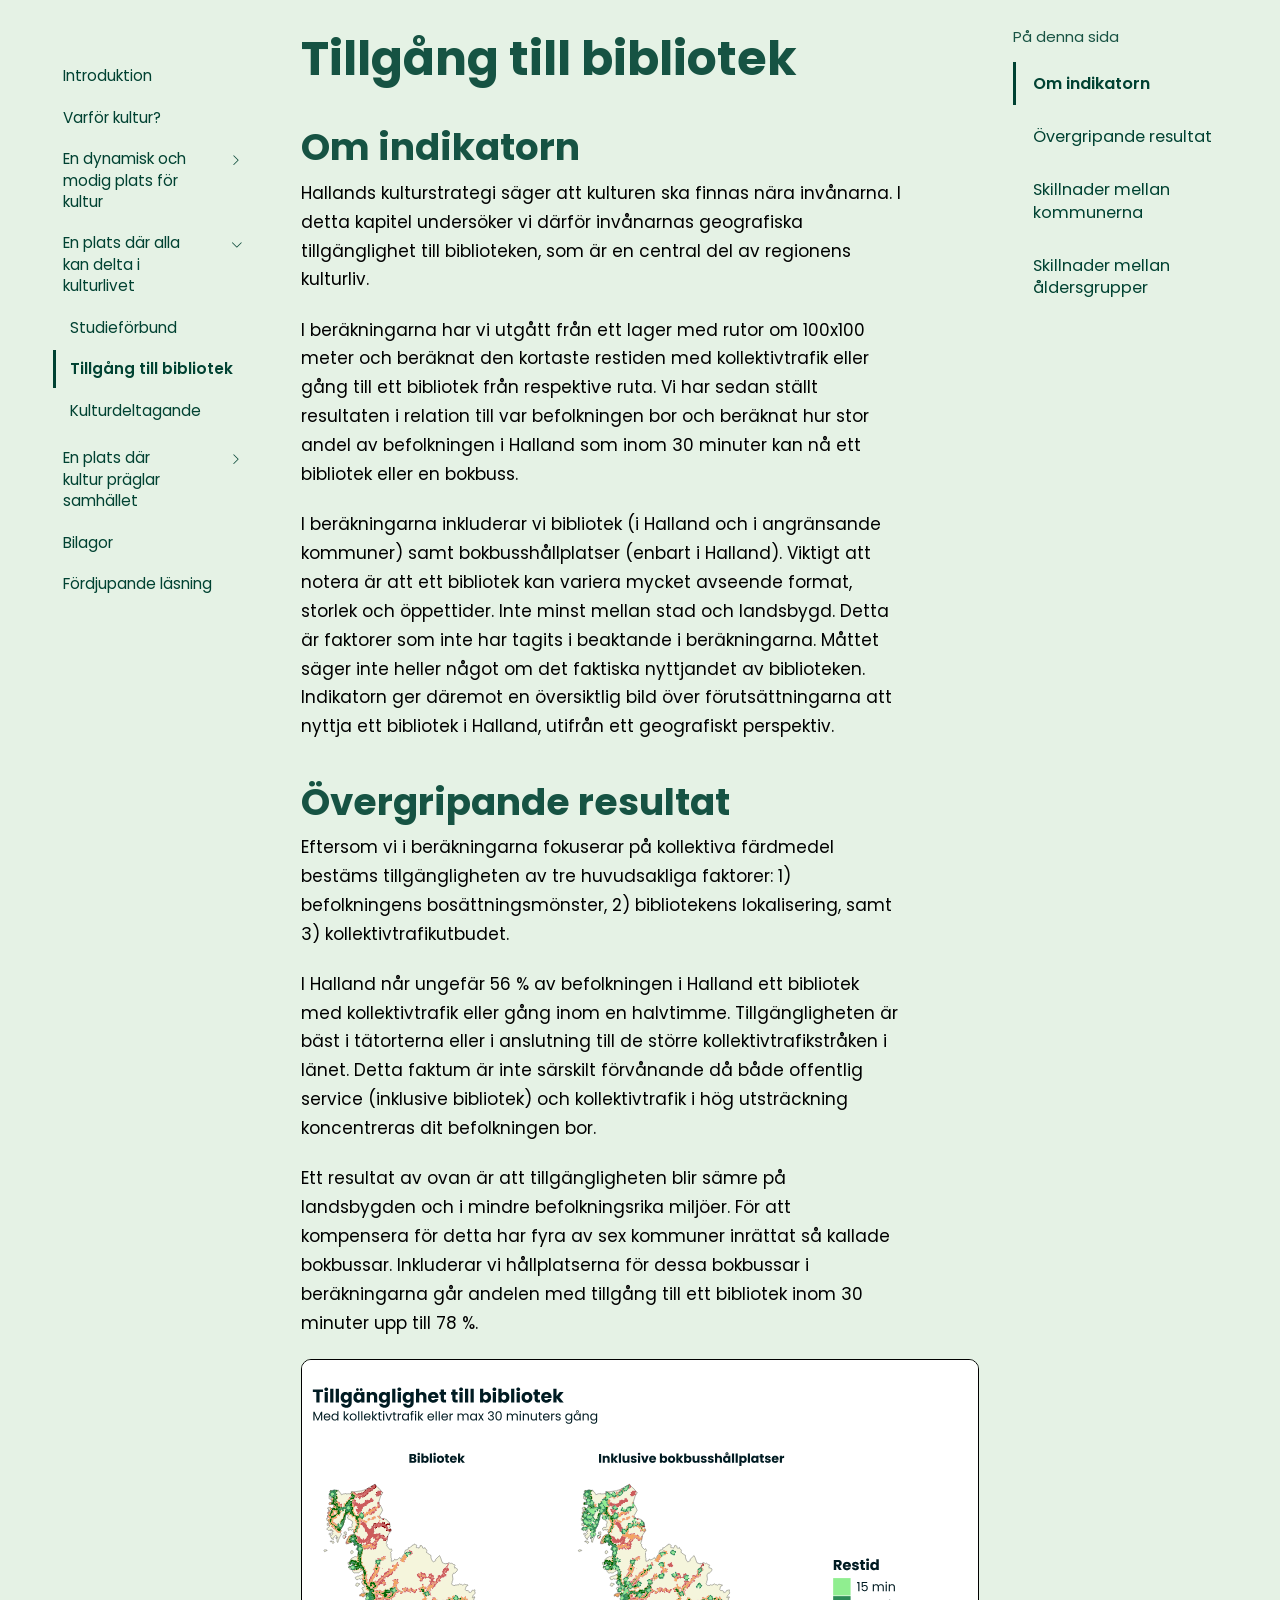
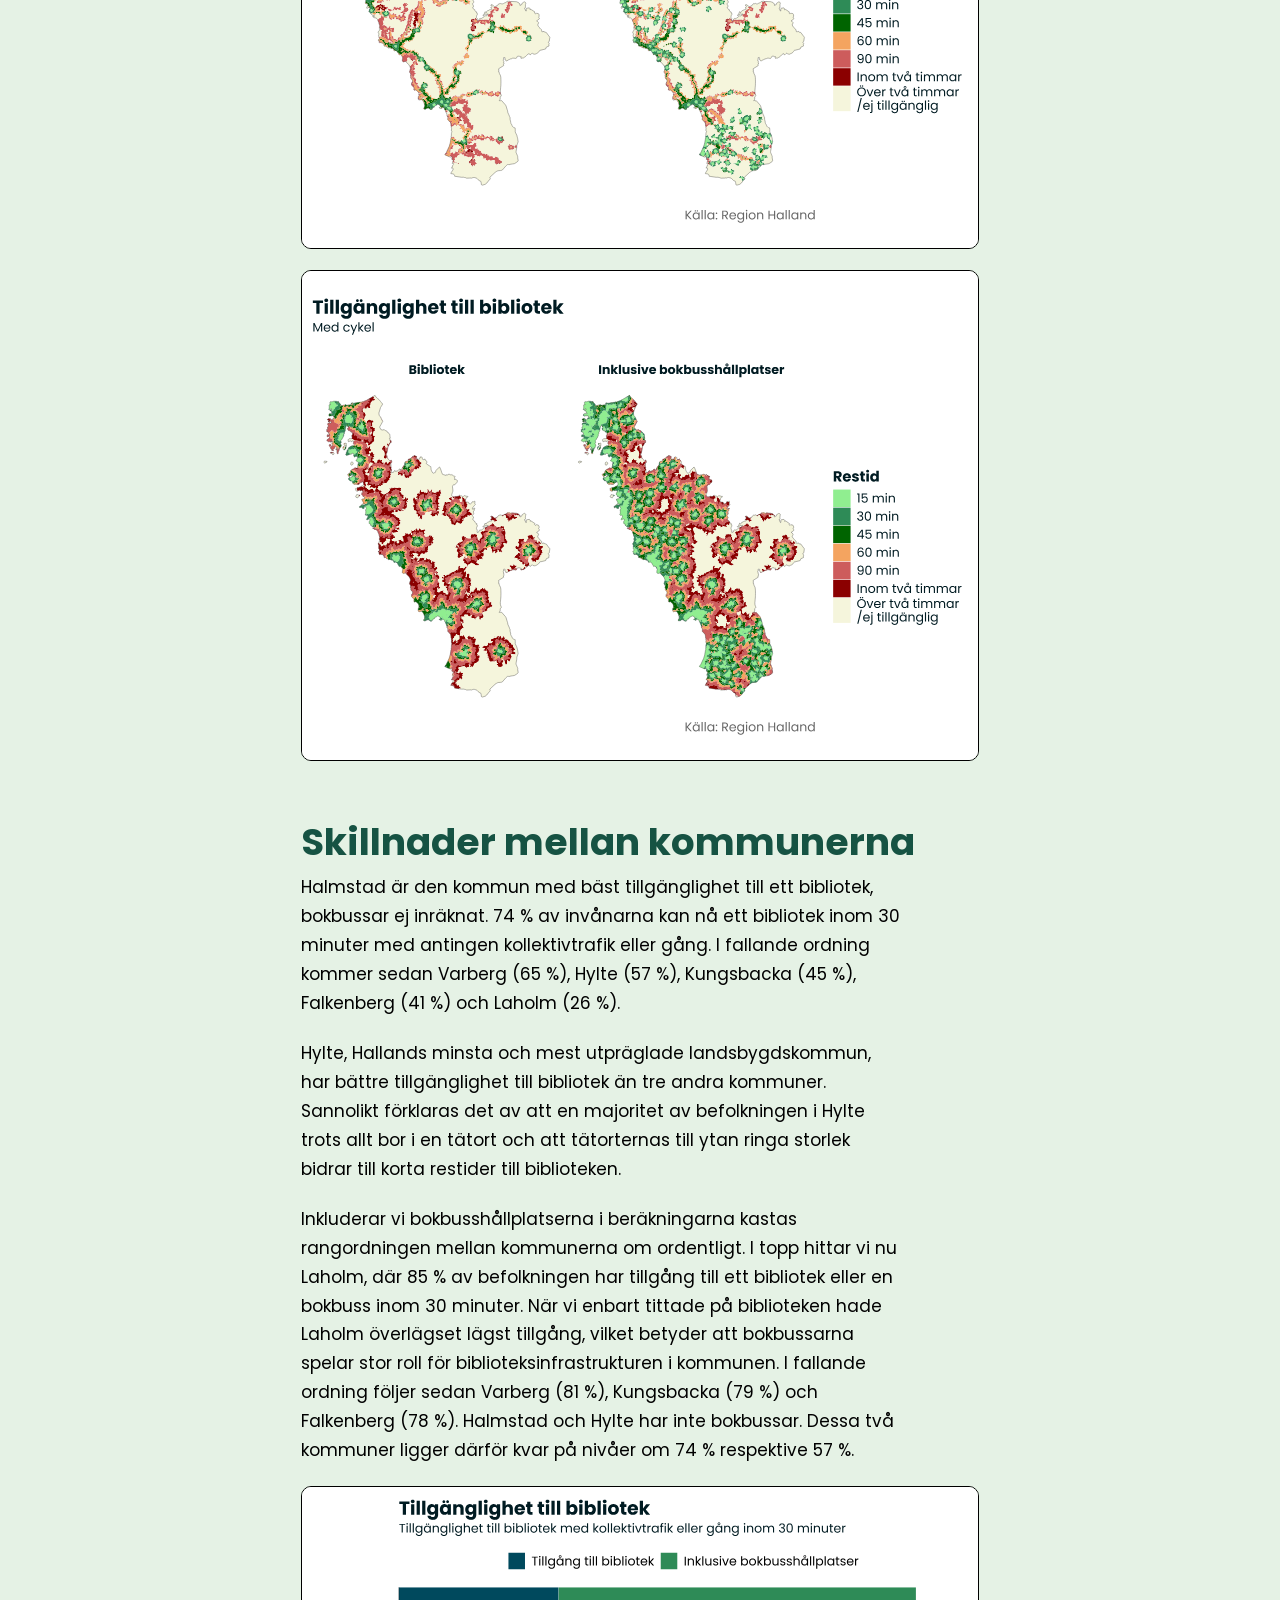
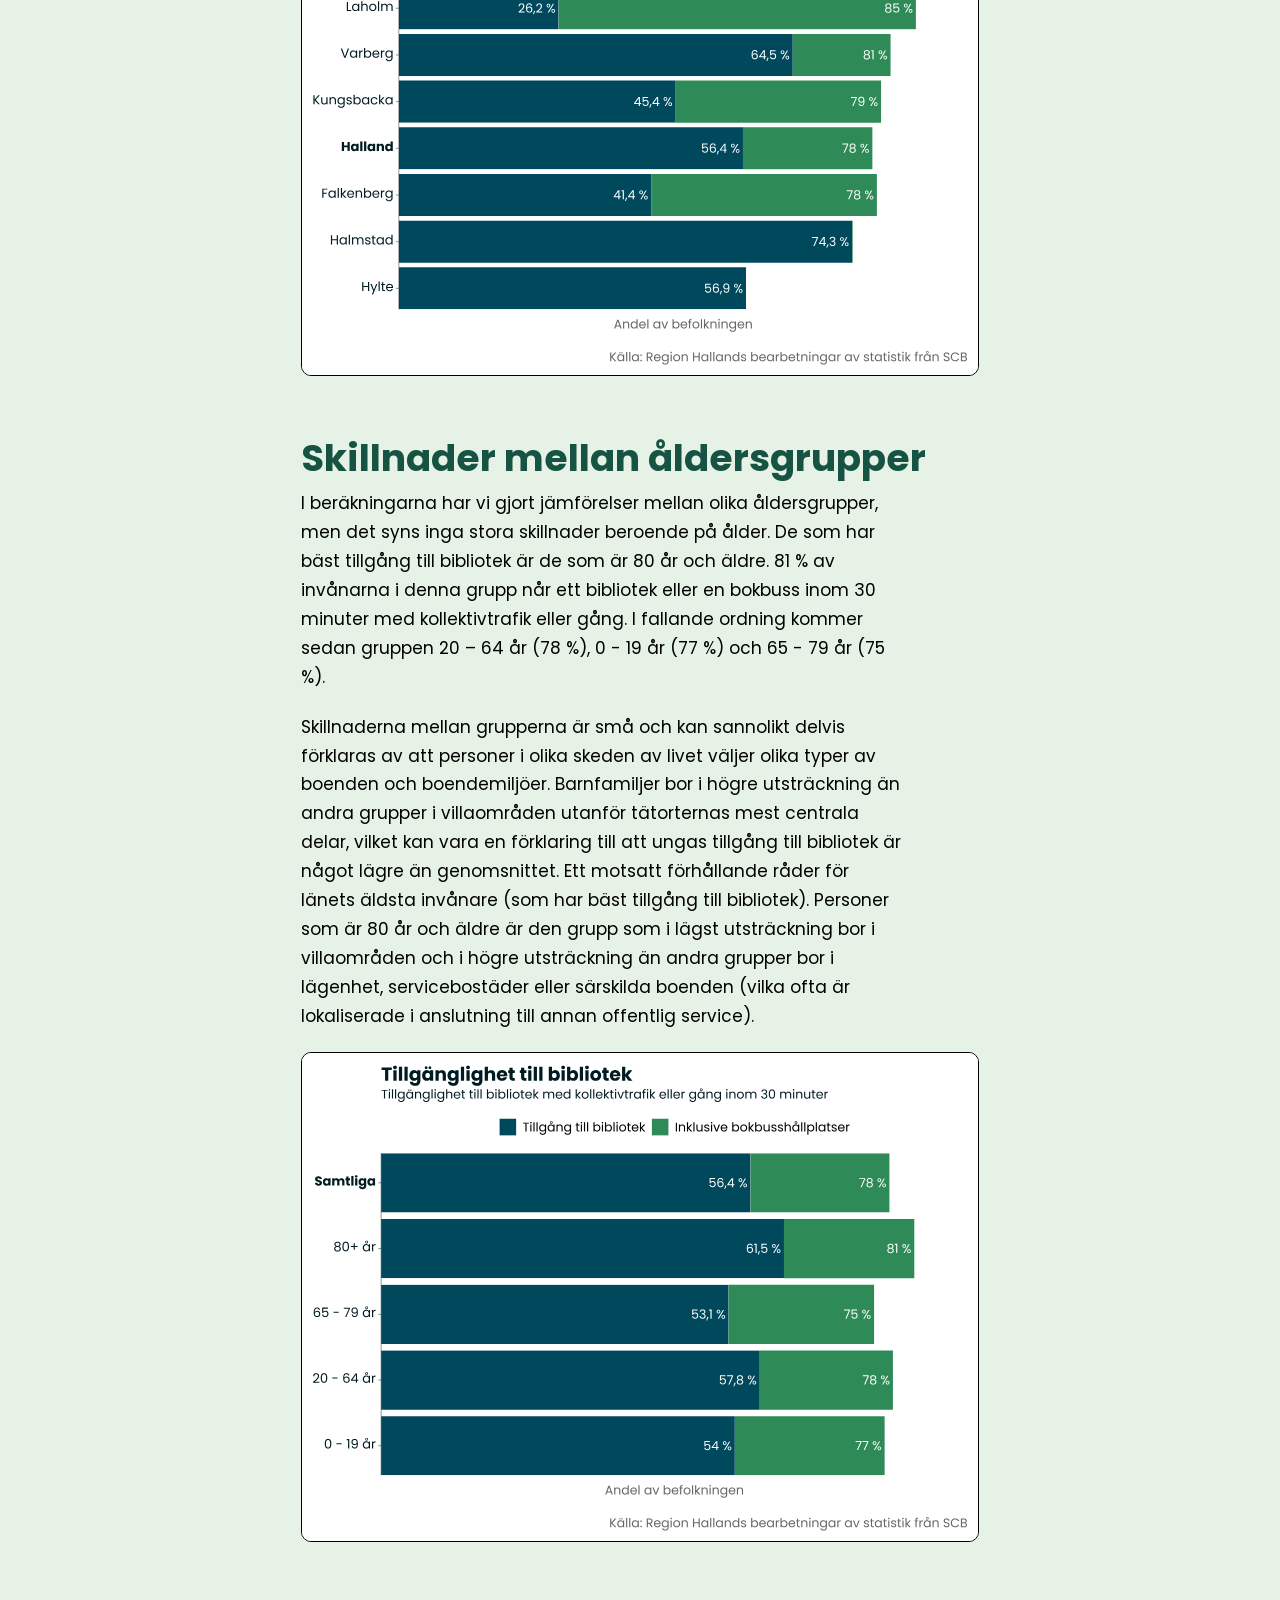
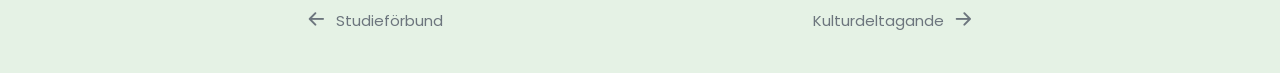
<file: docs/Kapitel3_3.html>
<!DOCTYPE html>
<html xmlns="http://www.w3.org/1999/xhtml" lang="en" xml:lang="en"><head>

<meta charset="utf-8">
<meta name="generator" content="quarto-1.3.361">

<meta name="viewport" content="width=device-width, initial-scale=1.0, user-scalable=yes">


<title>Kulturanalys Halland - Tillgång till bibliotek</title>
<style>
code{white-space: pre-wrap;}
span.smallcaps{font-variant: small-caps;}
div.columns{display: flex; gap: min(4vw, 1.5em);}
div.column{flex: auto; overflow-x: auto;}
div.hanging-indent{margin-left: 1.5em; text-indent: -1.5em;}
ul.task-list{list-style: none;}
ul.task-list li input[type="checkbox"] {
  width: 0.8em;
  margin: 0 0.8em 0.2em -1em; /* quarto-specific, see https://github.com/quarto-dev/quarto-cli/issues/4556 */ 
  vertical-align: middle;
}
</style>


<script src="site_libs/quarto-nav/quarto-nav.js"></script>
<script src="site_libs/quarto-nav/headroom.min.js"></script>
<script src="site_libs/clipboard/clipboard.min.js"></script>
<script src="site_libs/quarto-search/autocomplete.umd.js"></script>
<script src="site_libs/quarto-search/fuse.min.js"></script>
<script src="site_libs/quarto-search/quarto-search.js"></script>
<meta name="quarto:offset" content="./">
<link href="./Kapitel3_4.html" rel="next">
<link href="./Kapitel3_2.html" rel="prev">
<script src="site_libs/quarto-html/quarto.js"></script>
<script src="site_libs/quarto-html/popper.min.js"></script>
<script src="site_libs/quarto-html/tippy.umd.min.js"></script>
<script src="site_libs/quarto-html/anchor.min.js"></script>
<link href="site_libs/quarto-html/tippy.css" rel="stylesheet">
<link href="site_libs/quarto-html/quarto-syntax-highlighting.css" rel="stylesheet" id="quarto-text-highlighting-styles">
<script src="site_libs/bootstrap/bootstrap.min.js"></script>
<link href="site_libs/bootstrap/bootstrap-icons.css" rel="stylesheet">
<link href="site_libs/bootstrap/bootstrap.min.css" rel="stylesheet" id="quarto-bootstrap" data-mode="light">
<script id="quarto-search-options" type="application/json">{
  "location": "sidebar",
  "copy-button": false,
  "collapse-after": 3,
  "panel-placement": "start",
  "type": "textbox",
  "limit": 20,
  "language": {
    "search-no-results-text": "No results",
    "search-matching-documents-text": "matching documents",
    "search-copy-link-title": "Copy link to search",
    "search-hide-matches-text": "Hide additional matches",
    "search-more-match-text": "more match in this document",
    "search-more-matches-text": "more matches in this document",
    "search-clear-button-title": "Clear",
    "search-detached-cancel-button-title": "Cancel",
    "search-submit-button-title": "Submit",
    "search-label": "Search"
  }
}</script>


</head>

<body class="nav-sidebar floating">

<div id="quarto-search-results"></div>
  <header id="quarto-header" class="headroom fixed-top">
  <nav class="quarto-secondary-nav">
    <div class="container-fluid d-flex">
      <button type="button" class="quarto-btn-toggle btn" data-bs-toggle="collapse" data-bs-target="#quarto-sidebar,#quarto-sidebar-glass" aria-controls="quarto-sidebar" aria-expanded="false" aria-label="Toggle sidebar navigation" onclick="if (window.quartoToggleHeadroom) { window.quartoToggleHeadroom(); }">
        <i class="bi bi-layout-text-sidebar-reverse"></i>
      </button>
      <nav class="quarto-page-breadcrumbs" aria-label="breadcrumb"><ol class="breadcrumb"><li class="breadcrumb-item"><a href="./Kapitel3.html">En plats där alla kan delta i kulturlivet</a></li><li class="breadcrumb-item"><a href="./Kapitel3_3.html">Tillgång till bibliotek</a></li></ol></nav>
      <a class="flex-grow-1" role="button" data-bs-toggle="collapse" data-bs-target="#quarto-sidebar,#quarto-sidebar-glass" aria-controls="quarto-sidebar" aria-expanded="false" aria-label="Toggle sidebar navigation" onclick="if (window.quartoToggleHeadroom) { window.quartoToggleHeadroom(); }">      
      </a>
    </div>
  </nav>
</header>
<!-- content -->
<div id="quarto-content" class="quarto-container page-columns page-rows-contents page-layout-article">
<!-- sidebar -->
  <nav id="quarto-sidebar" class="sidebar collapse collapse-horizontal sidebar-navigation floating overflow-auto">
    <div class="pt-lg-2 mt-2 text-left sidebar-header">
    <div class="sidebar-title mb-0 py-0">
      <a href="./"></a> 
    </div>
      </div>
    <div class="sidebar-menu-container"> 
    <ul class="list-unstyled mt-1">
        <li class="sidebar-item">
  <div class="sidebar-item-container"> 
  <a href="./index.html" class="sidebar-item-text sidebar-link">
 <span class="menu-text">Introduktion</span></a>
  </div>
</li>
        <li class="sidebar-item">
  <div class="sidebar-item-container"> 
  <a href="./Kapitel1.html" class="sidebar-item-text sidebar-link">
 <span class="menu-text">Varför kultur?</span></a>
  </div>
</li>
        <li class="sidebar-item sidebar-item-section">
      <div class="sidebar-item-container"> 
            <a href="./Kapitel2.html" class="sidebar-item-text sidebar-link">
 <span class="menu-text">En dynamisk och modig plats för kultur</span></a>
          <a class="sidebar-item-toggle text-start collapsed" data-bs-toggle="collapse" data-bs-target="#quarto-sidebar-section-1" aria-expanded="false" aria-label="Toggle section">
            <i class="bi bi-chevron-right ms-2"></i>
          </a> 
      </div>
      <ul id="quarto-sidebar-section-1" class="collapse list-unstyled sidebar-section depth1 ">  
          <li class="sidebar-item">
  <div class="sidebar-item-container"> 
  <a href="./Kapitel2_1.html" class="sidebar-item-text sidebar-link">
 <span class="menu-text">Kulturskapare</span></a>
  </div>
</li>
      </ul>
  </li>
        <li class="sidebar-item sidebar-item-section">
      <div class="sidebar-item-container"> 
            <a href="./Kapitel3.html" class="sidebar-item-text sidebar-link">
 <span class="menu-text">En plats där alla kan delta i kulturlivet</span></a>
          <a class="sidebar-item-toggle text-start" data-bs-toggle="collapse" data-bs-target="#quarto-sidebar-section-2" aria-expanded="true" aria-label="Toggle section">
            <i class="bi bi-chevron-right ms-2"></i>
          </a> 
      </div>
      <ul id="quarto-sidebar-section-2" class="collapse list-unstyled sidebar-section depth1 show">  
          <li class="sidebar-item">
  <div class="sidebar-item-container"> 
  <a href="./Kapitel3_2.html" class="sidebar-item-text sidebar-link">
 <span class="menu-text">Studieförbund</span></a>
  </div>
</li>
          <li class="sidebar-item">
  <div class="sidebar-item-container"> 
  <a href="./Kapitel3_3.html" class="sidebar-item-text sidebar-link active">
 <span class="menu-text">Tillgång till bibliotek</span></a>
  </div>
</li>
          <li class="sidebar-item">
  <div class="sidebar-item-container"> 
  <a href="./Kapitel3_4.html" class="sidebar-item-text sidebar-link">
 <span class="menu-text">Kulturdeltagande</span></a>
  </div>
</li>
      </ul>
  </li>
        <li class="sidebar-item sidebar-item-section">
      <div class="sidebar-item-container"> 
            <a href="./Kapitel4.html" class="sidebar-item-text sidebar-link">
 <span class="menu-text">En plats där kultur präglar samhället</span></a>
          <a class="sidebar-item-toggle text-start collapsed" data-bs-toggle="collapse" data-bs-target="#quarto-sidebar-section-3" aria-expanded="false" aria-label="Toggle section">
            <i class="bi bi-chevron-right ms-2"></i>
          </a> 
      </div>
      <ul id="quarto-sidebar-section-3" class="collapse list-unstyled sidebar-section depth1 ">  
          <li class="sidebar-item">
  <div class="sidebar-item-container"> 
  <a href="./Kapitel4_1.html" class="sidebar-item-text sidebar-link">
 <span class="menu-text">Invånarnas syn på kulturutbudet</span></a>
  </div>
</li>
      </ul>
  </li>
        <li class="sidebar-item">
  <div class="sidebar-item-container"> 
  <a href="./Kapitel5.html" class="sidebar-item-text sidebar-link">
 <span class="menu-text">Bilagor</span></a>
  </div>
</li>
        <li class="sidebar-item">
  <div class="sidebar-item-container"> 
  <a href="./references.html" class="sidebar-item-text sidebar-link">
 <span class="menu-text">Fördjupande läsning</span></a>
  </div>
</li>
    </ul>
    </div>
</nav>
<div id="quarto-sidebar-glass" data-bs-toggle="collapse" data-bs-target="#quarto-sidebar,#quarto-sidebar-glass"></div>
<!-- margin-sidebar -->
    <div id="quarto-margin-sidebar" class="sidebar margin-sidebar">
        <nav id="TOC" role="doc-toc" class="toc-active">
    <h2 id="toc-title">På denna sida</h2>
   
  <ul>
  <li><a href="#om-indikatorn" id="toc-om-indikatorn" class="nav-link active" data-scroll-target="#om-indikatorn">Om indikatorn</a></li>
  <li><a href="#övergripande-resultat" id="toc-övergripande-resultat" class="nav-link" data-scroll-target="#övergripande-resultat">Övergripande resultat</a></li>
  <li><a href="#skillnader-mellan-kommunerna" id="toc-skillnader-mellan-kommunerna" class="nav-link" data-scroll-target="#skillnader-mellan-kommunerna">Skillnader mellan kommunerna</a></li>
  <li><a href="#skillnader-mellan-åldersgrupper" id="toc-skillnader-mellan-åldersgrupper" class="nav-link" data-scroll-target="#skillnader-mellan-åldersgrupper">Skillnader mellan åldersgrupper</a></li>
  </ul>
</nav>
    </div>
<!-- main -->
<main class="content" id="quarto-document-content">

<header id="title-block-header" class="quarto-title-block default">
<div class="quarto-title">
<h1 class="title">Tillgång till bibliotek</h1>
</div>



<div class="quarto-title-meta">

    
  
    
  </div>
  

</header>

<section id="om-indikatorn" class="level2">
<h2 class="anchored" data-anchor-id="om-indikatorn">Om indikatorn</h2>
<p>Hallands kulturstrategi säger att kulturen ska finnas nära invånarna. I detta kapitel undersöker vi därför invånarnas geografiska tillgänglighet till biblioteken, som är en central del av regionens kulturliv.</p>
<p>I beräkningarna har vi utgått från ett lager med rutor om 100x100 meter och beräknat den kortaste restiden med kollektivtrafik eller gång till ett bibliotek från respektive ruta. Vi har sedan ställt resultaten i relation till var befolkningen bor och beräknat hur stor andel av befolkningen i Halland som inom 30 minuter kan nå ett bibliotek eller en bokbuss.</p>
<p>I beräkningarna inkluderar vi bibliotek (i Halland och i angränsande kommuner) samt bokbusshållplatser (enbart i Halland). Viktigt att notera är att ett bibliotek kan variera mycket avseende format, storlek och öppettider. Inte minst mellan stad och landsbygd. Detta är faktorer som inte har tagits i beaktande i beräkningarna. Måttet säger inte heller något om det faktiska nyttjandet av biblioteken. Indikatorn ger däremot en översiktlig bild över förutsättningarna att nyttja ett bibliotek i Halland, utifrån ett geografiskt perspektiv.</p>
</section>
<section id="övergripande-resultat" class="level2">
<h2 class="anchored" data-anchor-id="övergripande-resultat">Övergripande resultat</h2>
<p>Eftersom vi i beräkningarna fokuserar på kollektiva färdmedel bestäms tillgängligheten av tre huvudsakliga faktorer: 1) befolkningens bosättningsmönster, 2) bibliotekens lokalisering, samt 3) kollektivtrafikutbudet.</p>
<p>I Halland når ungefär 56 % av befolkningen i Halland ett bibliotek med kollektivtrafik eller gång inom en halvtimme. Tillgängligheten är bäst i tätorterna eller i anslutning till de större kollektivtrafikstråken i länet. Detta faktum är inte särskilt förvånande då både offentlig service (inklusive bibliotek) och kollektivtrafik i hög utsträckning koncentreras dit befolkningen bor.</p>
<p>Ett resultat av ovan är att tillgängligheten blir sämre på landsbygden och i mindre befolkningsrika miljöer. För att kompensera för detta har fyra av sex kommuner inrättat så kallade bokbussar. Inkluderar vi hållplatserna för dessa bokbussar i beräkningarna går andelen med tillgång till ett bibliotek inom 30 minuter upp till 78 %.</p>
<div class="cell">
<div class="cell-output-display">
<p><img src="Kapitel3_3_files/figure-html/unnamed-chunk-1-1.svg" class="img-fluid" style="width:100.0%"></p>
</div>
</div>
<div class="cell">
<div class="cell-output-display">
<p><img src="Kapitel3_3_files/figure-html/unnamed-chunk-2-1.svg" class="img-fluid" style="width:100.0%"></p>
</div>
</div>
</section>
<section id="skillnader-mellan-kommunerna" class="level2">
<h2 class="anchored" data-anchor-id="skillnader-mellan-kommunerna">Skillnader mellan kommunerna</h2>
<p>Halmstad är den kommun med bäst tillgänglighet till ett bibliotek, bokbussar ej inräknat. 74 % av invånarna kan nå ett bibliotek inom 30 minuter med antingen kollektivtrafik eller gång. I fallande ordning kommer sedan Varberg (65 %), Hylte (57 %), Kungsbacka (45 %), Falkenberg (41 %) och Laholm (26 %).</p>
<p>Hylte, Hallands minsta och mest utpräglade landsbygdskommun, har bättre tillgänglighet till bibliotek än tre andra kommuner. Sannolikt förklaras det av att en majoritet av befolkningen i Hylte trots allt bor i en tätort och att tätorternas till ytan ringa storlek bidrar till korta restider till biblioteken.</p>
<p>Inkluderar vi bokbusshållplatserna i beräkningarna kastas rangordningen mellan kommunerna om ordentligt. I topp hittar vi nu Laholm, där 85 % av befolkningen har tillgång till ett bibliotek eller en bokbuss inom 30 minuter. När vi enbart tittade på biblioteken hade Laholm överlägset lägst tillgång, vilket betyder att bokbussarna spelar stor roll för biblioteksinfrastrukturen i kommunen. I fallande ordning följer sedan Varberg (81 %), Kungsbacka (79 %) och Falkenberg (78 %). Halmstad och Hylte har inte bokbussar. Dessa två kommuner ligger därför kvar på nivåer om 74 % respektive 57 %.</p>
<div class="cell">
<div class="cell-output-display">
<p><img src="Kapitel3_3_files/figure-html/unnamed-chunk-3-1.svg" class="img-fluid"></p>
</div>
</div>
</section>
<section id="skillnader-mellan-åldersgrupper" class="level2">
<h2 class="anchored" data-anchor-id="skillnader-mellan-åldersgrupper">Skillnader mellan åldersgrupper</h2>
<p>I beräkningarna har vi gjort jämförelser mellan olika åldersgrupper, men det syns inga stora skillnader beroende på ålder. De som har bäst tillgång till bibliotek är de som är 80 år och äldre. 81 % av invånarna i denna grupp når ett bibliotek eller en bokbuss inom 30 minuter med kollektivtrafik eller gång. I fallande ordning kommer sedan gruppen 20 – 64 år (78 %), 0 - 19 år (77 %) och 65 - 79 år (75 %).</p>
<p>Skillnaderna mellan grupperna är små och kan sannolikt delvis förklaras av att personer i olika skeden av livet väljer olika typer av boenden och boendemiljöer. Barnfamiljer bor i högre utsträckning än andra grupper i villaområden utanför tätorternas mest centrala delar, vilket kan vara en förklaring till att ungas tillgång till bibliotek är något lägre än genomsnittet. Ett motsatt förhållande råder för länets äldsta invånare (som har bäst tillgång till bibliotek). Personer som är 80 år och äldre är den grupp som i lägst utsträckning bor i villaområden och i högre utsträckning än andra grupper bor i lägenhet, servicebostäder eller särskilda boenden (vilka ofta är lokaliserade i anslutning till annan offentlig service).</p>
<div class="cell">
<div class="cell-output-display">
<p><img src="Kapitel3_3_files/figure-html/unnamed-chunk-4-1.svg" class="img-fluid"></p>
</div>
</div>


</section>

</main> <!-- /main -->
<script id="quarto-html-after-body" type="application/javascript">
window.document.addEventListener("DOMContentLoaded", function (event) {
  const toggleBodyColorMode = (bsSheetEl) => {
    const mode = bsSheetEl.getAttribute("data-mode");
    const bodyEl = window.document.querySelector("body");
    if (mode === "dark") {
      bodyEl.classList.add("quarto-dark");
      bodyEl.classList.remove("quarto-light");
    } else {
      bodyEl.classList.add("quarto-light");
      bodyEl.classList.remove("quarto-dark");
    }
  }
  const toggleBodyColorPrimary = () => {
    const bsSheetEl = window.document.querySelector("link#quarto-bootstrap");
    if (bsSheetEl) {
      toggleBodyColorMode(bsSheetEl);
    }
  }
  toggleBodyColorPrimary();  
  const icon = "";
  const anchorJS = new window.AnchorJS();
  anchorJS.options = {
    placement: 'right',
    icon: icon
  };
  anchorJS.add('.anchored');
  const isCodeAnnotation = (el) => {
    for (const clz of el.classList) {
      if (clz.startsWith('code-annotation-')) {                     
        return true;
      }
    }
    return false;
  }
  const clipboard = new window.ClipboardJS('.code-copy-button', {
    text: function(trigger) {
      const codeEl = trigger.previousElementSibling.cloneNode(true);
      for (const childEl of codeEl.children) {
        if (isCodeAnnotation(childEl)) {
          childEl.remove();
        }
      }
      return codeEl.innerText;
    }
  });
  clipboard.on('success', function(e) {
    // button target
    const button = e.trigger;
    // don't keep focus
    button.blur();
    // flash "checked"
    button.classList.add('code-copy-button-checked');
    var currentTitle = button.getAttribute("title");
    button.setAttribute("title", "Copied!");
    let tooltip;
    if (window.bootstrap) {
      button.setAttribute("data-bs-toggle", "tooltip");
      button.setAttribute("data-bs-placement", "left");
      button.setAttribute("data-bs-title", "Copied!");
      tooltip = new bootstrap.Tooltip(button, 
        { trigger: "manual", 
          customClass: "code-copy-button-tooltip",
          offset: [0, -8]});
      tooltip.show();    
    }
    setTimeout(function() {
      if (tooltip) {
        tooltip.hide();
        button.removeAttribute("data-bs-title");
        button.removeAttribute("data-bs-toggle");
        button.removeAttribute("data-bs-placement");
      }
      button.setAttribute("title", currentTitle);
      button.classList.remove('code-copy-button-checked');
    }, 1000);
    // clear code selection
    e.clearSelection();
  });
  function tippyHover(el, contentFn) {
    const config = {
      allowHTML: true,
      content: contentFn,
      maxWidth: 500,
      delay: 100,
      arrow: false,
      appendTo: function(el) {
          return el.parentElement;
      },
      interactive: true,
      interactiveBorder: 10,
      theme: 'quarto',
      placement: 'bottom-start'
    };
    window.tippy(el, config); 
  }
  const noterefs = window.document.querySelectorAll('a[role="doc-noteref"]');
  for (var i=0; i<noterefs.length; i++) {
    const ref = noterefs[i];
    tippyHover(ref, function() {
      // use id or data attribute instead here
      let href = ref.getAttribute('data-footnote-href') || ref.getAttribute('href');
      try { href = new URL(href).hash; } catch {}
      const id = href.replace(/^#\/?/, "");
      const note = window.document.getElementById(id);
      return note.innerHTML;
    });
  }
      let selectedAnnoteEl;
      const selectorForAnnotation = ( cell, annotation) => {
        let cellAttr = 'data-code-cell="' + cell + '"';
        let lineAttr = 'data-code-annotation="' +  annotation + '"';
        const selector = 'span[' + cellAttr + '][' + lineAttr + ']';
        return selector;
      }
      const selectCodeLines = (annoteEl) => {
        const doc = window.document;
        const targetCell = annoteEl.getAttribute("data-target-cell");
        const targetAnnotation = annoteEl.getAttribute("data-target-annotation");
        const annoteSpan = window.document.querySelector(selectorForAnnotation(targetCell, targetAnnotation));
        const lines = annoteSpan.getAttribute("data-code-lines").split(",");
        const lineIds = lines.map((line) => {
          return targetCell + "-" + line;
        })
        let top = null;
        let height = null;
        let parent = null;
        if (lineIds.length > 0) {
            //compute the position of the single el (top and bottom and make a div)
            const el = window.document.getElementById(lineIds[0]);
            top = el.offsetTop;
            height = el.offsetHeight;
            parent = el.parentElement.parentElement;
          if (lineIds.length > 1) {
            const lastEl = window.document.getElementById(lineIds[lineIds.length - 1]);
            const bottom = lastEl.offsetTop + lastEl.offsetHeight;
            height = bottom - top;
          }
          if (top !== null && height !== null && parent !== null) {
            // cook up a div (if necessary) and position it 
            let div = window.document.getElementById("code-annotation-line-highlight");
            if (div === null) {
              div = window.document.createElement("div");
              div.setAttribute("id", "code-annotation-line-highlight");
              div.style.position = 'absolute';
              parent.appendChild(div);
            }
            div.style.top = top - 2 + "px";
            div.style.height = height + 4 + "px";
            let gutterDiv = window.document.getElementById("code-annotation-line-highlight-gutter");
            if (gutterDiv === null) {
              gutterDiv = window.document.createElement("div");
              gutterDiv.setAttribute("id", "code-annotation-line-highlight-gutter");
              gutterDiv.style.position = 'absolute';
              const codeCell = window.document.getElementById(targetCell);
              const gutter = codeCell.querySelector('.code-annotation-gutter');
              gutter.appendChild(gutterDiv);
            }
            gutterDiv.style.top = top - 2 + "px";
            gutterDiv.style.height = height + 4 + "px";
          }
          selectedAnnoteEl = annoteEl;
        }
      };
      const unselectCodeLines = () => {
        const elementsIds = ["code-annotation-line-highlight", "code-annotation-line-highlight-gutter"];
        elementsIds.forEach((elId) => {
          const div = window.document.getElementById(elId);
          if (div) {
            div.remove();
          }
        });
        selectedAnnoteEl = undefined;
      };
      // Attach click handler to the DT
      const annoteDls = window.document.querySelectorAll('dt[data-target-cell]');
      for (const annoteDlNode of annoteDls) {
        annoteDlNode.addEventListener('click', (event) => {
          const clickedEl = event.target;
          if (clickedEl !== selectedAnnoteEl) {
            unselectCodeLines();
            const activeEl = window.document.querySelector('dt[data-target-cell].code-annotation-active');
            if (activeEl) {
              activeEl.classList.remove('code-annotation-active');
            }
            selectCodeLines(clickedEl);
            clickedEl.classList.add('code-annotation-active');
          } else {
            // Unselect the line
            unselectCodeLines();
            clickedEl.classList.remove('code-annotation-active');
          }
        });
      }
  const findCites = (el) => {
    const parentEl = el.parentElement;
    if (parentEl) {
      const cites = parentEl.dataset.cites;
      if (cites) {
        return {
          el,
          cites: cites.split(' ')
        };
      } else {
        return findCites(el.parentElement)
      }
    } else {
      return undefined;
    }
  };
  var bibliorefs = window.document.querySelectorAll('a[role="doc-biblioref"]');
  for (var i=0; i<bibliorefs.length; i++) {
    const ref = bibliorefs[i];
    const citeInfo = findCites(ref);
    if (citeInfo) {
      tippyHover(citeInfo.el, function() {
        var popup = window.document.createElement('div');
        citeInfo.cites.forEach(function(cite) {
          var citeDiv = window.document.createElement('div');
          citeDiv.classList.add('hanging-indent');
          citeDiv.classList.add('csl-entry');
          var biblioDiv = window.document.getElementById('ref-' + cite);
          if (biblioDiv) {
            citeDiv.innerHTML = biblioDiv.innerHTML;
          }
          popup.appendChild(citeDiv);
        });
        return popup.innerHTML;
      });
    }
  }
});
</script>
<nav class="page-navigation">
  <div class="nav-page nav-page-previous">
      <a href="./Kapitel3_2.html" class="pagination-link">
        <i class="bi bi-arrow-left-short"></i> <span class="nav-page-text">Studieförbund</span>
      </a>          
  </div>
  <div class="nav-page nav-page-next">
      <a href="./Kapitel3_4.html" class="pagination-link">
        <span class="nav-page-text">Kulturdeltagande</span> <i class="bi bi-arrow-right-short"></i>
      </a>
  </div>
</nav>
</div> <!-- /content -->



</body></html>
</file>
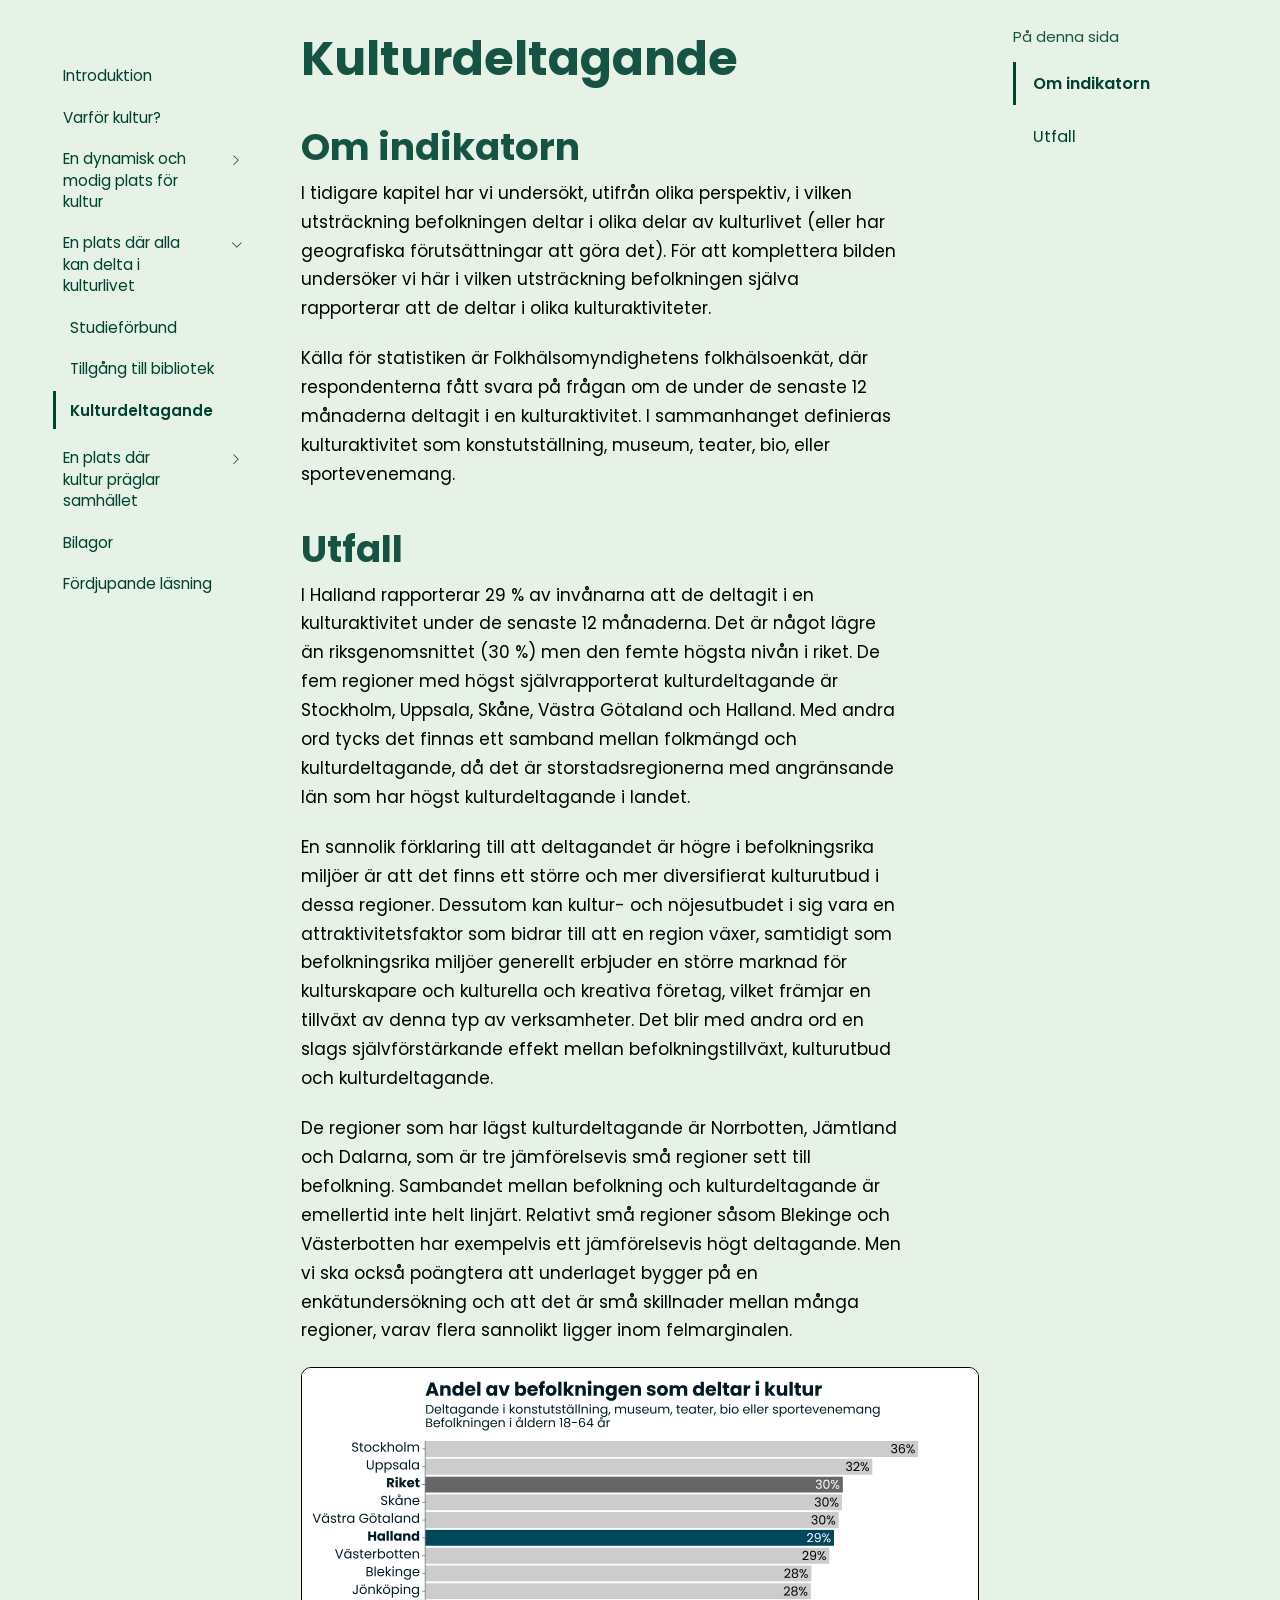
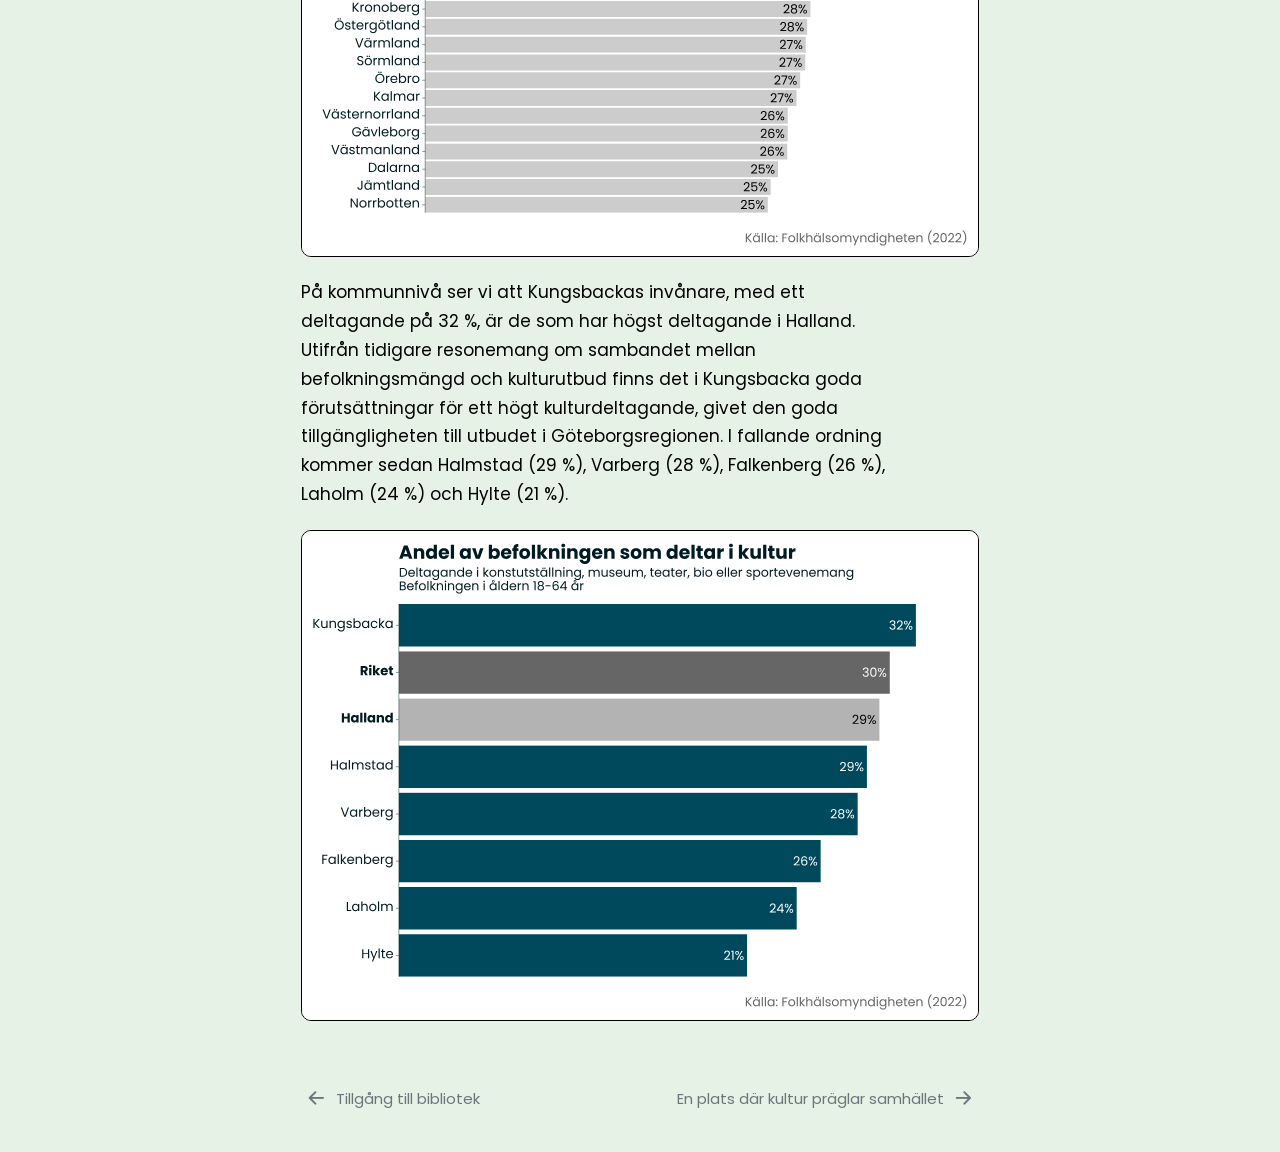
<file: docs/Kapitel3_4.html>
<!DOCTYPE html>
<html xmlns="http://www.w3.org/1999/xhtml" lang="en" xml:lang="en"><head>

<meta charset="utf-8">
<meta name="generator" content="quarto-1.3.361">

<meta name="viewport" content="width=device-width, initial-scale=1.0, user-scalable=yes">


<title>Kulturanalys Halland - Kulturdeltagande</title>
<style>
code{white-space: pre-wrap;}
span.smallcaps{font-variant: small-caps;}
div.columns{display: flex; gap: min(4vw, 1.5em);}
div.column{flex: auto; overflow-x: auto;}
div.hanging-indent{margin-left: 1.5em; text-indent: -1.5em;}
ul.task-list{list-style: none;}
ul.task-list li input[type="checkbox"] {
  width: 0.8em;
  margin: 0 0.8em 0.2em -1em; /* quarto-specific, see https://github.com/quarto-dev/quarto-cli/issues/4556 */ 
  vertical-align: middle;
}
</style>


<script src="site_libs/quarto-nav/quarto-nav.js"></script>
<script src="site_libs/quarto-nav/headroom.min.js"></script>
<script src="site_libs/clipboard/clipboard.min.js"></script>
<script src="site_libs/quarto-search/autocomplete.umd.js"></script>
<script src="site_libs/quarto-search/fuse.min.js"></script>
<script src="site_libs/quarto-search/quarto-search.js"></script>
<meta name="quarto:offset" content="./">
<link href="./Kapitel4.html" rel="next">
<link href="./Kapitel3_3.html" rel="prev">
<script src="site_libs/quarto-html/quarto.js"></script>
<script src="site_libs/quarto-html/popper.min.js"></script>
<script src="site_libs/quarto-html/tippy.umd.min.js"></script>
<script src="site_libs/quarto-html/anchor.min.js"></script>
<link href="site_libs/quarto-html/tippy.css" rel="stylesheet">
<link href="site_libs/quarto-html/quarto-syntax-highlighting.css" rel="stylesheet" id="quarto-text-highlighting-styles">
<script src="site_libs/bootstrap/bootstrap.min.js"></script>
<link href="site_libs/bootstrap/bootstrap-icons.css" rel="stylesheet">
<link href="site_libs/bootstrap/bootstrap.min.css" rel="stylesheet" id="quarto-bootstrap" data-mode="light">
<script id="quarto-search-options" type="application/json">{
  "location": "sidebar",
  "copy-button": false,
  "collapse-after": 3,
  "panel-placement": "start",
  "type": "textbox",
  "limit": 20,
  "language": {
    "search-no-results-text": "No results",
    "search-matching-documents-text": "matching documents",
    "search-copy-link-title": "Copy link to search",
    "search-hide-matches-text": "Hide additional matches",
    "search-more-match-text": "more match in this document",
    "search-more-matches-text": "more matches in this document",
    "search-clear-button-title": "Clear",
    "search-detached-cancel-button-title": "Cancel",
    "search-submit-button-title": "Submit",
    "search-label": "Search"
  }
}</script>


</head>

<body class="nav-sidebar floating">

<div id="quarto-search-results"></div>
  <header id="quarto-header" class="headroom fixed-top">
  <nav class="quarto-secondary-nav">
    <div class="container-fluid d-flex">
      <button type="button" class="quarto-btn-toggle btn" data-bs-toggle="collapse" data-bs-target="#quarto-sidebar,#quarto-sidebar-glass" aria-controls="quarto-sidebar" aria-expanded="false" aria-label="Toggle sidebar navigation" onclick="if (window.quartoToggleHeadroom) { window.quartoToggleHeadroom(); }">
        <i class="bi bi-layout-text-sidebar-reverse"></i>
      </button>
      <nav class="quarto-page-breadcrumbs" aria-label="breadcrumb"><ol class="breadcrumb"><li class="breadcrumb-item"><a href="./Kapitel3.html">En plats där alla kan delta i kulturlivet</a></li><li class="breadcrumb-item"><a href="./Kapitel3_4.html">Kulturdeltagande</a></li></ol></nav>
      <a class="flex-grow-1" role="button" data-bs-toggle="collapse" data-bs-target="#quarto-sidebar,#quarto-sidebar-glass" aria-controls="quarto-sidebar" aria-expanded="false" aria-label="Toggle sidebar navigation" onclick="if (window.quartoToggleHeadroom) { window.quartoToggleHeadroom(); }">      
      </a>
    </div>
  </nav>
</header>
<!-- content -->
<div id="quarto-content" class="quarto-container page-columns page-rows-contents page-layout-article">
<!-- sidebar -->
  <nav id="quarto-sidebar" class="sidebar collapse collapse-horizontal sidebar-navigation floating overflow-auto">
    <div class="pt-lg-2 mt-2 text-left sidebar-header">
    <div class="sidebar-title mb-0 py-0">
      <a href="./"></a> 
    </div>
      </div>
    <div class="sidebar-menu-container"> 
    <ul class="list-unstyled mt-1">
        <li class="sidebar-item">
  <div class="sidebar-item-container"> 
  <a href="./index.html" class="sidebar-item-text sidebar-link">
 <span class="menu-text">Introduktion</span></a>
  </div>
</li>
        <li class="sidebar-item">
  <div class="sidebar-item-container"> 
  <a href="./Kapitel1.html" class="sidebar-item-text sidebar-link">
 <span class="menu-text">Varför kultur?</span></a>
  </div>
</li>
        <li class="sidebar-item sidebar-item-section">
      <div class="sidebar-item-container"> 
            <a href="./Kapitel2.html" class="sidebar-item-text sidebar-link">
 <span class="menu-text">En dynamisk och modig plats för kultur</span></a>
          <a class="sidebar-item-toggle text-start collapsed" data-bs-toggle="collapse" data-bs-target="#quarto-sidebar-section-1" aria-expanded="false" aria-label="Toggle section">
            <i class="bi bi-chevron-right ms-2"></i>
          </a> 
      </div>
      <ul id="quarto-sidebar-section-1" class="collapse list-unstyled sidebar-section depth1 ">  
          <li class="sidebar-item">
  <div class="sidebar-item-container"> 
  <a href="./Kapitel2_1.html" class="sidebar-item-text sidebar-link">
 <span class="menu-text">Kulturskapare</span></a>
  </div>
</li>
      </ul>
  </li>
        <li class="sidebar-item sidebar-item-section">
      <div class="sidebar-item-container"> 
            <a href="./Kapitel3.html" class="sidebar-item-text sidebar-link">
 <span class="menu-text">En plats där alla kan delta i kulturlivet</span></a>
          <a class="sidebar-item-toggle text-start" data-bs-toggle="collapse" data-bs-target="#quarto-sidebar-section-2" aria-expanded="true" aria-label="Toggle section">
            <i class="bi bi-chevron-right ms-2"></i>
          </a> 
      </div>
      <ul id="quarto-sidebar-section-2" class="collapse list-unstyled sidebar-section depth1 show">  
          <li class="sidebar-item">
  <div class="sidebar-item-container"> 
  <a href="./Kapitel3_2.html" class="sidebar-item-text sidebar-link">
 <span class="menu-text">Studieförbund</span></a>
  </div>
</li>
          <li class="sidebar-item">
  <div class="sidebar-item-container"> 
  <a href="./Kapitel3_3.html" class="sidebar-item-text sidebar-link">
 <span class="menu-text">Tillgång till bibliotek</span></a>
  </div>
</li>
          <li class="sidebar-item">
  <div class="sidebar-item-container"> 
  <a href="./Kapitel3_4.html" class="sidebar-item-text sidebar-link active">
 <span class="menu-text">Kulturdeltagande</span></a>
  </div>
</li>
      </ul>
  </li>
        <li class="sidebar-item sidebar-item-section">
      <div class="sidebar-item-container"> 
            <a href="./Kapitel4.html" class="sidebar-item-text sidebar-link">
 <span class="menu-text">En plats där kultur präglar samhället</span></a>
          <a class="sidebar-item-toggle text-start collapsed" data-bs-toggle="collapse" data-bs-target="#quarto-sidebar-section-3" aria-expanded="false" aria-label="Toggle section">
            <i class="bi bi-chevron-right ms-2"></i>
          </a> 
      </div>
      <ul id="quarto-sidebar-section-3" class="collapse list-unstyled sidebar-section depth1 ">  
          <li class="sidebar-item">
  <div class="sidebar-item-container"> 
  <a href="./Kapitel4_1.html" class="sidebar-item-text sidebar-link">
 <span class="menu-text">Invånarnas syn på kulturutbudet</span></a>
  </div>
</li>
      </ul>
  </li>
        <li class="sidebar-item">
  <div class="sidebar-item-container"> 
  <a href="./Kapitel5.html" class="sidebar-item-text sidebar-link">
 <span class="menu-text">Bilagor</span></a>
  </div>
</li>
        <li class="sidebar-item">
  <div class="sidebar-item-container"> 
  <a href="./references.html" class="sidebar-item-text sidebar-link">
 <span class="menu-text">Fördjupande läsning</span></a>
  </div>
</li>
    </ul>
    </div>
</nav>
<div id="quarto-sidebar-glass" data-bs-toggle="collapse" data-bs-target="#quarto-sidebar,#quarto-sidebar-glass"></div>
<!-- margin-sidebar -->
    <div id="quarto-margin-sidebar" class="sidebar margin-sidebar">
        <nav id="TOC" role="doc-toc" class="toc-active">
    <h2 id="toc-title">På denna sida</h2>
   
  <ul>
  <li><a href="#om-indikatorn" id="toc-om-indikatorn" class="nav-link active" data-scroll-target="#om-indikatorn">Om indikatorn</a></li>
  <li><a href="#utfall" id="toc-utfall" class="nav-link" data-scroll-target="#utfall">Utfall</a></li>
  </ul>
</nav>
    </div>
<!-- main -->
<main class="content" id="quarto-document-content">

<header id="title-block-header" class="quarto-title-block default">
<div class="quarto-title">
<h1 class="title">Kulturdeltagande</h1>
</div>



<div class="quarto-title-meta">

    
  
    
  </div>
  

</header>

<section id="om-indikatorn" class="level2">
<h2 class="anchored" data-anchor-id="om-indikatorn">Om indikatorn</h2>
<p>I tidigare kapitel har vi undersökt, utifrån olika perspektiv, i vilken utsträckning befolkningen deltar i olika delar av kulturlivet (eller har geografiska förutsättningar att göra det). För att komplettera bilden undersöker vi här i vilken utsträckning befolkningen själva rapporterar att de deltar i olika kulturaktiviteter.</p>
<p>Källa för statistiken är Folkhälsomyndighetens folkhälsoenkät, där respondenterna fått svara på frågan om de under de senaste 12 månaderna deltagit i en kulturaktivitet. I sammanhanget definieras kulturaktivitet som konstutställning, museum, teater, bio, eller sportevenemang.</p>
</section>
<section id="utfall" class="level2">
<h2 class="anchored" data-anchor-id="utfall">Utfall</h2>
<p>I Halland rapporterar 29 % av invånarna att de deltagit i en kulturaktivitet under de senaste 12 månaderna. Det är något lägre än riksgenomsnittet (30 %) men den femte högsta nivån i riket. De fem regioner med högst självrapporterat kulturdeltagande är Stockholm, Uppsala, Skåne, Västra Götaland och Halland. Med andra ord tycks det finnas ett samband mellan folkmängd och kulturdeltagande, då det är storstadsregionerna med angränsande län som har högst kulturdeltagande i landet.</p>
<p>En sannolik förklaring till att deltagandet är högre i befolkningsrika miljöer är att det finns ett större och mer diversifierat kulturutbud i dessa regioner. Dessutom kan kultur- och nöjesutbudet i sig vara en attraktivitetsfaktor som bidrar till att en region växer, samtidigt som befolkningsrika miljöer generellt erbjuder en större marknad för kulturskapare och kulturella och kreativa företag, vilket främjar en tillväxt av denna typ av verksamheter. Det blir med andra ord en slags självförstärkande effekt mellan befolkningstillväxt, kulturutbud och kulturdeltagande.</p>
<p>De regioner som har lägst kulturdeltagande är Norrbotten, Jämtland och Dalarna, som är tre jämförelsevis små regioner sett till befolkning. Sambandet mellan befolkning och kulturdeltagande är emellertid inte helt linjärt. Relativt små regioner såsom Blekinge och Västerbotten har exempelvis ett jämförelsevis högt deltagande. Men vi ska också poängtera att underlaget bygger på en enkätundersökning och att det är små skillnader mellan många regioner, varav flera sannolikt ligger inom felmarginalen.</p>
<div class="cell">
<div class="cell-output-display">
<p><img src="Kapitel3_4_files/figure-html/unnamed-chunk-1-1.svg" class="img-fluid"></p>
</div>
</div>
<p>På kommunnivå ser vi att Kungsbackas invånare, med ett deltagande på 32 %, är de som har högst deltagande i Halland. Utifrån tidigare resonemang om sambandet mellan befolkningsmängd och kulturutbud finns det i Kungsbacka goda förutsättningar för ett högt kulturdeltagande, givet den goda tillgängligheten till utbudet i Göteborgsregionen. I fallande ordning kommer sedan Halmstad (29 %), Varberg (28 %), Falkenberg (26 %), Laholm (24 %) och Hylte (21 %).</p>
<div class="cell">
<div class="cell-output-display">
<p><img src="Kapitel3_4_files/figure-html/unnamed-chunk-2-1.svg" class="img-fluid"></p>
</div>
</div>


</section>

</main> <!-- /main -->
<script id="quarto-html-after-body" type="application/javascript">
window.document.addEventListener("DOMContentLoaded", function (event) {
  const toggleBodyColorMode = (bsSheetEl) => {
    const mode = bsSheetEl.getAttribute("data-mode");
    const bodyEl = window.document.querySelector("body");
    if (mode === "dark") {
      bodyEl.classList.add("quarto-dark");
      bodyEl.classList.remove("quarto-light");
    } else {
      bodyEl.classList.add("quarto-light");
      bodyEl.classList.remove("quarto-dark");
    }
  }
  const toggleBodyColorPrimary = () => {
    const bsSheetEl = window.document.querySelector("link#quarto-bootstrap");
    if (bsSheetEl) {
      toggleBodyColorMode(bsSheetEl);
    }
  }
  toggleBodyColorPrimary();  
  const icon = "";
  const anchorJS = new window.AnchorJS();
  anchorJS.options = {
    placement: 'right',
    icon: icon
  };
  anchorJS.add('.anchored');
  const isCodeAnnotation = (el) => {
    for (const clz of el.classList) {
      if (clz.startsWith('code-annotation-')) {                     
        return true;
      }
    }
    return false;
  }
  const clipboard = new window.ClipboardJS('.code-copy-button', {
    text: function(trigger) {
      const codeEl = trigger.previousElementSibling.cloneNode(true);
      for (const childEl of codeEl.children) {
        if (isCodeAnnotation(childEl)) {
          childEl.remove();
        }
      }
      return codeEl.innerText;
    }
  });
  clipboard.on('success', function(e) {
    // button target
    const button = e.trigger;
    // don't keep focus
    button.blur();
    // flash "checked"
    button.classList.add('code-copy-button-checked');
    var currentTitle = button.getAttribute("title");
    button.setAttribute("title", "Copied!");
    let tooltip;
    if (window.bootstrap) {
      button.setAttribute("data-bs-toggle", "tooltip");
      button.setAttribute("data-bs-placement", "left");
      button.setAttribute("data-bs-title", "Copied!");
      tooltip = new bootstrap.Tooltip(button, 
        { trigger: "manual", 
          customClass: "code-copy-button-tooltip",
          offset: [0, -8]});
      tooltip.show();    
    }
    setTimeout(function() {
      if (tooltip) {
        tooltip.hide();
        button.removeAttribute("data-bs-title");
        button.removeAttribute("data-bs-toggle");
        button.removeAttribute("data-bs-placement");
      }
      button.setAttribute("title", currentTitle);
      button.classList.remove('code-copy-button-checked');
    }, 1000);
    // clear code selection
    e.clearSelection();
  });
  function tippyHover(el, contentFn) {
    const config = {
      allowHTML: true,
      content: contentFn,
      maxWidth: 500,
      delay: 100,
      arrow: false,
      appendTo: function(el) {
          return el.parentElement;
      },
      interactive: true,
      interactiveBorder: 10,
      theme: 'quarto',
      placement: 'bottom-start'
    };
    window.tippy(el, config); 
  }
  const noterefs = window.document.querySelectorAll('a[role="doc-noteref"]');
  for (var i=0; i<noterefs.length; i++) {
    const ref = noterefs[i];
    tippyHover(ref, function() {
      // use id or data attribute instead here
      let href = ref.getAttribute('data-footnote-href') || ref.getAttribute('href');
      try { href = new URL(href).hash; } catch {}
      const id = href.replace(/^#\/?/, "");
      const note = window.document.getElementById(id);
      return note.innerHTML;
    });
  }
      let selectedAnnoteEl;
      const selectorForAnnotation = ( cell, annotation) => {
        let cellAttr = 'data-code-cell="' + cell + '"';
        let lineAttr = 'data-code-annotation="' +  annotation + '"';
        const selector = 'span[' + cellAttr + '][' + lineAttr + ']';
        return selector;
      }
      const selectCodeLines = (annoteEl) => {
        const doc = window.document;
        const targetCell = annoteEl.getAttribute("data-target-cell");
        const targetAnnotation = annoteEl.getAttribute("data-target-annotation");
        const annoteSpan = window.document.querySelector(selectorForAnnotation(targetCell, targetAnnotation));
        const lines = annoteSpan.getAttribute("data-code-lines").split(",");
        const lineIds = lines.map((line) => {
          return targetCell + "-" + line;
        })
        let top = null;
        let height = null;
        let parent = null;
        if (lineIds.length > 0) {
            //compute the position of the single el (top and bottom and make a div)
            const el = window.document.getElementById(lineIds[0]);
            top = el.offsetTop;
            height = el.offsetHeight;
            parent = el.parentElement.parentElement;
          if (lineIds.length > 1) {
            const lastEl = window.document.getElementById(lineIds[lineIds.length - 1]);
            const bottom = lastEl.offsetTop + lastEl.offsetHeight;
            height = bottom - top;
          }
          if (top !== null && height !== null && parent !== null) {
            // cook up a div (if necessary) and position it 
            let div = window.document.getElementById("code-annotation-line-highlight");
            if (div === null) {
              div = window.document.createElement("div");
              div.setAttribute("id", "code-annotation-line-highlight");
              div.style.position = 'absolute';
              parent.appendChild(div);
            }
            div.style.top = top - 2 + "px";
            div.style.height = height + 4 + "px";
            let gutterDiv = window.document.getElementById("code-annotation-line-highlight-gutter");
            if (gutterDiv === null) {
              gutterDiv = window.document.createElement("div");
              gutterDiv.setAttribute("id", "code-annotation-line-highlight-gutter");
              gutterDiv.style.position = 'absolute';
              const codeCell = window.document.getElementById(targetCell);
              const gutter = codeCell.querySelector('.code-annotation-gutter');
              gutter.appendChild(gutterDiv);
            }
            gutterDiv.style.top = top - 2 + "px";
            gutterDiv.style.height = height + 4 + "px";
          }
          selectedAnnoteEl = annoteEl;
        }
      };
      const unselectCodeLines = () => {
        const elementsIds = ["code-annotation-line-highlight", "code-annotation-line-highlight-gutter"];
        elementsIds.forEach((elId) => {
          const div = window.document.getElementById(elId);
          if (div) {
            div.remove();
          }
        });
        selectedAnnoteEl = undefined;
      };
      // Attach click handler to the DT
      const annoteDls = window.document.querySelectorAll('dt[data-target-cell]');
      for (const annoteDlNode of annoteDls) {
        annoteDlNode.addEventListener('click', (event) => {
          const clickedEl = event.target;
          if (clickedEl !== selectedAnnoteEl) {
            unselectCodeLines();
            const activeEl = window.document.querySelector('dt[data-target-cell].code-annotation-active');
            if (activeEl) {
              activeEl.classList.remove('code-annotation-active');
            }
            selectCodeLines(clickedEl);
            clickedEl.classList.add('code-annotation-active');
          } else {
            // Unselect the line
            unselectCodeLines();
            clickedEl.classList.remove('code-annotation-active');
          }
        });
      }
  const findCites = (el) => {
    const parentEl = el.parentElement;
    if (parentEl) {
      const cites = parentEl.dataset.cites;
      if (cites) {
        return {
          el,
          cites: cites.split(' ')
        };
      } else {
        return findCites(el.parentElement)
      }
    } else {
      return undefined;
    }
  };
  var bibliorefs = window.document.querySelectorAll('a[role="doc-biblioref"]');
  for (var i=0; i<bibliorefs.length; i++) {
    const ref = bibliorefs[i];
    const citeInfo = findCites(ref);
    if (citeInfo) {
      tippyHover(citeInfo.el, function() {
        var popup = window.document.createElement('div');
        citeInfo.cites.forEach(function(cite) {
          var citeDiv = window.document.createElement('div');
          citeDiv.classList.add('hanging-indent');
          citeDiv.classList.add('csl-entry');
          var biblioDiv = window.document.getElementById('ref-' + cite);
          if (biblioDiv) {
            citeDiv.innerHTML = biblioDiv.innerHTML;
          }
          popup.appendChild(citeDiv);
        });
        return popup.innerHTML;
      });
    }
  }
});
</script>
<nav class="page-navigation">
  <div class="nav-page nav-page-previous">
      <a href="./Kapitel3_3.html" class="pagination-link">
        <i class="bi bi-arrow-left-short"></i> <span class="nav-page-text">Tillgång till bibliotek</span>
      </a>          
  </div>
  <div class="nav-page nav-page-next">
      <a href="./Kapitel4.html" class="pagination-link">
        <span class="nav-page-text">En plats där kultur präglar samhället</span> <i class="bi bi-arrow-right-short"></i>
      </a>
  </div>
</nav>
</div> <!-- /content -->



</body></html>
</file>
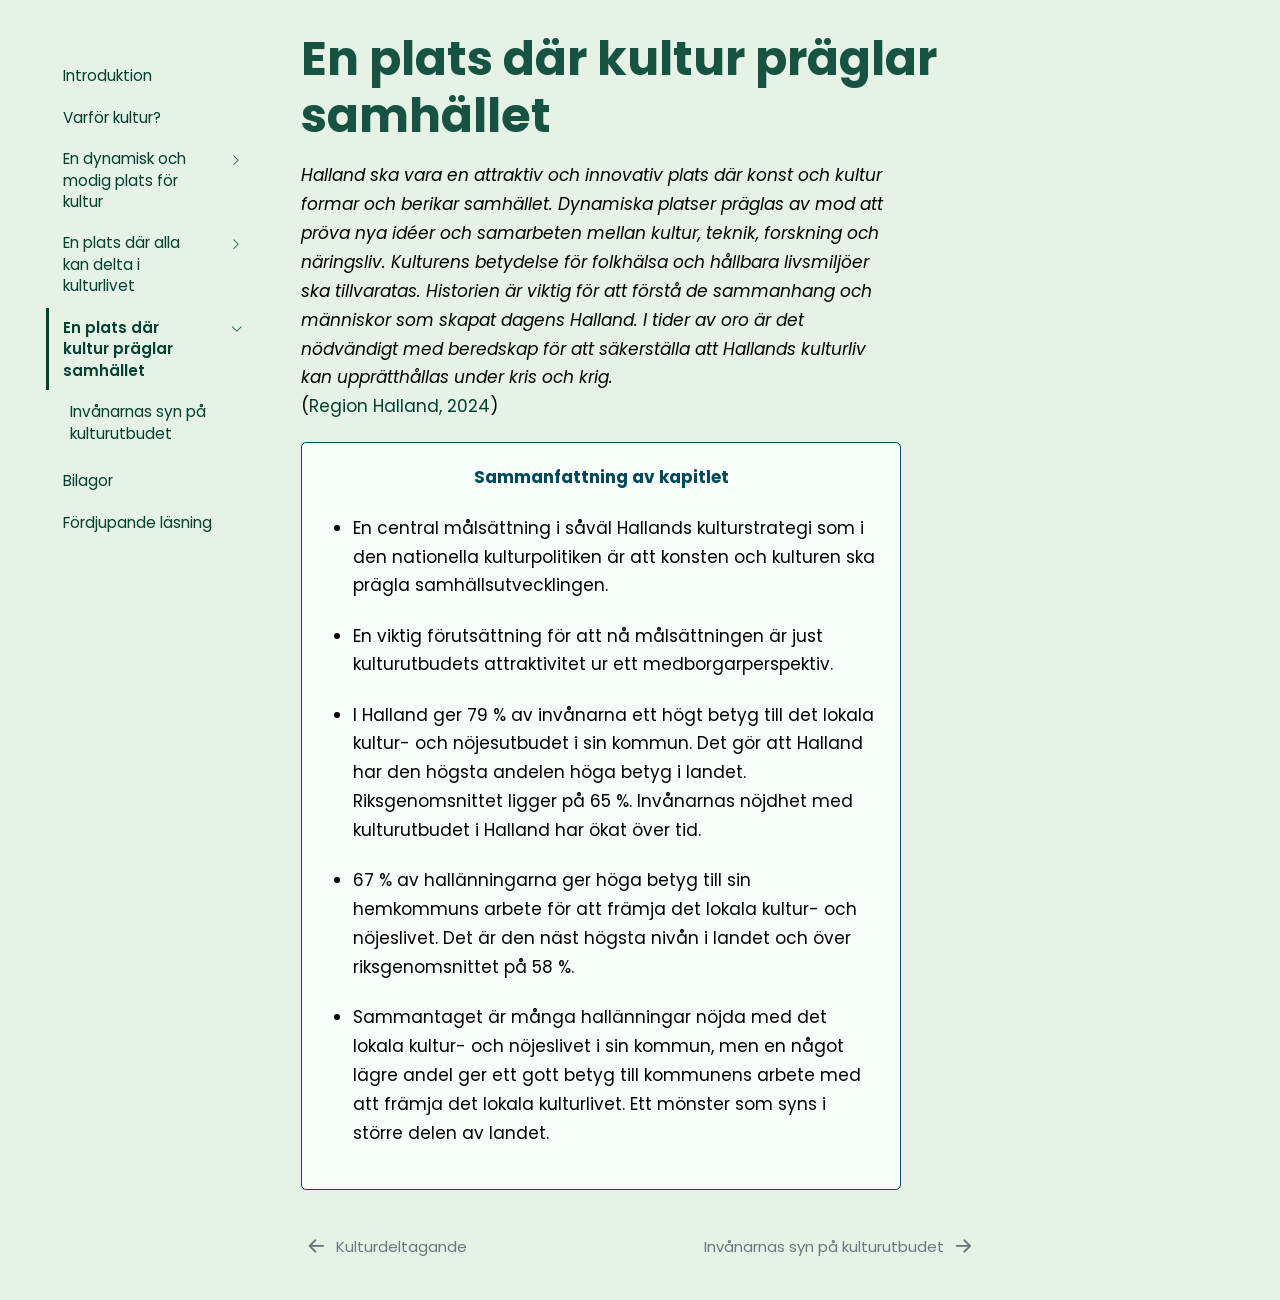
<file: docs/Kapitel4.html>
<!DOCTYPE html>
<html xmlns="http://www.w3.org/1999/xhtml" lang="en" xml:lang="en"><head>

<meta charset="utf-8">
<meta name="generator" content="quarto-1.3.361">

<meta name="viewport" content="width=device-width, initial-scale=1.0, user-scalable=yes">


<title>Kulturanalys Halland - En plats där kultur präglar samhället</title>
<style>
code{white-space: pre-wrap;}
span.smallcaps{font-variant: small-caps;}
div.columns{display: flex; gap: min(4vw, 1.5em);}
div.column{flex: auto; overflow-x: auto;}
div.hanging-indent{margin-left: 1.5em; text-indent: -1.5em;}
ul.task-list{list-style: none;}
ul.task-list li input[type="checkbox"] {
  width: 0.8em;
  margin: 0 0.8em 0.2em -1em; /* quarto-specific, see https://github.com/quarto-dev/quarto-cli/issues/4556 */ 
  vertical-align: middle;
}
/* CSS for citations */
div.csl-bib-body { }
div.csl-entry {
  clear: both;
}
.hanging-indent div.csl-entry {
  margin-left:2em;
  text-indent:-2em;
}
div.csl-left-margin {
  min-width:2em;
  float:left;
}
div.csl-right-inline {
  margin-left:2em;
  padding-left:1em;
}
div.csl-indent {
  margin-left: 2em;
}</style>


<script src="site_libs/quarto-nav/quarto-nav.js"></script>
<script src="site_libs/quarto-nav/headroom.min.js"></script>
<script src="site_libs/clipboard/clipboard.min.js"></script>
<script src="site_libs/quarto-search/autocomplete.umd.js"></script>
<script src="site_libs/quarto-search/fuse.min.js"></script>
<script src="site_libs/quarto-search/quarto-search.js"></script>
<meta name="quarto:offset" content="./">
<link href="./Kapitel4_1.html" rel="next">
<link href="./Kapitel3_4.html" rel="prev">
<script src="site_libs/quarto-html/quarto.js"></script>
<script src="site_libs/quarto-html/popper.min.js"></script>
<script src="site_libs/quarto-html/tippy.umd.min.js"></script>
<script src="site_libs/quarto-html/anchor.min.js"></script>
<link href="site_libs/quarto-html/tippy.css" rel="stylesheet">
<link href="site_libs/quarto-html/quarto-syntax-highlighting.css" rel="stylesheet" id="quarto-text-highlighting-styles">
<script src="site_libs/bootstrap/bootstrap.min.js"></script>
<link href="site_libs/bootstrap/bootstrap-icons.css" rel="stylesheet">
<link href="site_libs/bootstrap/bootstrap.min.css" rel="stylesheet" id="quarto-bootstrap" data-mode="light">
<script id="quarto-search-options" type="application/json">{
  "location": "sidebar",
  "copy-button": false,
  "collapse-after": 3,
  "panel-placement": "start",
  "type": "textbox",
  "limit": 20,
  "language": {
    "search-no-results-text": "No results",
    "search-matching-documents-text": "matching documents",
    "search-copy-link-title": "Copy link to search",
    "search-hide-matches-text": "Hide additional matches",
    "search-more-match-text": "more match in this document",
    "search-more-matches-text": "more matches in this document",
    "search-clear-button-title": "Clear",
    "search-detached-cancel-button-title": "Cancel",
    "search-submit-button-title": "Submit",
    "search-label": "Search"
  }
}</script>


</head>

<body class="nav-sidebar floating">

<div id="quarto-search-results"></div>
  <header id="quarto-header" class="headroom fixed-top">
  <nav class="quarto-secondary-nav">
    <div class="container-fluid d-flex">
      <button type="button" class="quarto-btn-toggle btn" data-bs-toggle="collapse" data-bs-target="#quarto-sidebar,#quarto-sidebar-glass" aria-controls="quarto-sidebar" aria-expanded="false" aria-label="Toggle sidebar navigation" onclick="if (window.quartoToggleHeadroom) { window.quartoToggleHeadroom(); }">
        <i class="bi bi-layout-text-sidebar-reverse"></i>
      </button>
      <nav class="quarto-page-breadcrumbs" aria-label="breadcrumb"><ol class="breadcrumb"><li class="breadcrumb-item"><a href="./Kapitel4.html">En plats där kultur präglar samhället</a></li></ol></nav>
      <a class="flex-grow-1" role="button" data-bs-toggle="collapse" data-bs-target="#quarto-sidebar,#quarto-sidebar-glass" aria-controls="quarto-sidebar" aria-expanded="false" aria-label="Toggle sidebar navigation" onclick="if (window.quartoToggleHeadroom) { window.quartoToggleHeadroom(); }">      
      </a>
    </div>
  </nav>
</header>
<!-- content -->
<div id="quarto-content" class="quarto-container page-columns page-rows-contents page-layout-article">
<!-- sidebar -->
  <nav id="quarto-sidebar" class="sidebar collapse collapse-horizontal sidebar-navigation floating overflow-auto">
    <div class="pt-lg-2 mt-2 text-left sidebar-header">
    <div class="sidebar-title mb-0 py-0">
      <a href="./"></a> 
    </div>
      </div>
    <div class="sidebar-menu-container"> 
    <ul class="list-unstyled mt-1">
        <li class="sidebar-item">
  <div class="sidebar-item-container"> 
  <a href="./index.html" class="sidebar-item-text sidebar-link">
 <span class="menu-text">Introduktion</span></a>
  </div>
</li>
        <li class="sidebar-item">
  <div class="sidebar-item-container"> 
  <a href="./Kapitel1.html" class="sidebar-item-text sidebar-link">
 <span class="menu-text">Varför kultur?</span></a>
  </div>
</li>
        <li class="sidebar-item sidebar-item-section">
      <div class="sidebar-item-container"> 
            <a href="./Kapitel2.html" class="sidebar-item-text sidebar-link">
 <span class="menu-text">En dynamisk och modig plats för kultur</span></a>
          <a class="sidebar-item-toggle text-start collapsed" data-bs-toggle="collapse" data-bs-target="#quarto-sidebar-section-1" aria-expanded="false" aria-label="Toggle section">
            <i class="bi bi-chevron-right ms-2"></i>
          </a> 
      </div>
      <ul id="quarto-sidebar-section-1" class="collapse list-unstyled sidebar-section depth1 ">  
          <li class="sidebar-item">
  <div class="sidebar-item-container"> 
  <a href="./Kapitel2_1.html" class="sidebar-item-text sidebar-link">
 <span class="menu-text">Kulturskapare</span></a>
  </div>
</li>
      </ul>
  </li>
        <li class="sidebar-item sidebar-item-section">
      <div class="sidebar-item-container"> 
            <a href="./Kapitel3.html" class="sidebar-item-text sidebar-link">
 <span class="menu-text">En plats där alla kan delta i kulturlivet</span></a>
          <a class="sidebar-item-toggle text-start collapsed" data-bs-toggle="collapse" data-bs-target="#quarto-sidebar-section-2" aria-expanded="false" aria-label="Toggle section">
            <i class="bi bi-chevron-right ms-2"></i>
          </a> 
      </div>
      <ul id="quarto-sidebar-section-2" class="collapse list-unstyled sidebar-section depth1 ">  
          <li class="sidebar-item">
  <div class="sidebar-item-container"> 
  <a href="./Kapitel3_2.html" class="sidebar-item-text sidebar-link">
 <span class="menu-text">Studieförbund</span></a>
  </div>
</li>
          <li class="sidebar-item">
  <div class="sidebar-item-container"> 
  <a href="./Kapitel3_3.html" class="sidebar-item-text sidebar-link">
 <span class="menu-text">Tillgång till bibliotek</span></a>
  </div>
</li>
          <li class="sidebar-item">
  <div class="sidebar-item-container"> 
  <a href="./Kapitel3_4.html" class="sidebar-item-text sidebar-link">
 <span class="menu-text">Kulturdeltagande</span></a>
  </div>
</li>
      </ul>
  </li>
        <li class="sidebar-item sidebar-item-section">
      <div class="sidebar-item-container"> 
            <a href="./Kapitel4.html" class="sidebar-item-text sidebar-link active">
 <span class="menu-text">En plats där kultur präglar samhället</span></a>
          <a class="sidebar-item-toggle text-start" data-bs-toggle="collapse" data-bs-target="#quarto-sidebar-section-3" aria-expanded="true" aria-label="Toggle section">
            <i class="bi bi-chevron-right ms-2"></i>
          </a> 
      </div>
      <ul id="quarto-sidebar-section-3" class="collapse list-unstyled sidebar-section depth1 show">  
          <li class="sidebar-item">
  <div class="sidebar-item-container"> 
  <a href="./Kapitel4_1.html" class="sidebar-item-text sidebar-link">
 <span class="menu-text">Invånarnas syn på kulturutbudet</span></a>
  </div>
</li>
      </ul>
  </li>
        <li class="sidebar-item">
  <div class="sidebar-item-container"> 
  <a href="./Kapitel5.html" class="sidebar-item-text sidebar-link">
 <span class="menu-text">Bilagor</span></a>
  </div>
</li>
        <li class="sidebar-item">
  <div class="sidebar-item-container"> 
  <a href="./references.html" class="sidebar-item-text sidebar-link">
 <span class="menu-text">Fördjupande läsning</span></a>
  </div>
</li>
    </ul>
    </div>
</nav>
<div id="quarto-sidebar-glass" data-bs-toggle="collapse" data-bs-target="#quarto-sidebar,#quarto-sidebar-glass"></div>
<!-- margin-sidebar -->
    <div id="quarto-margin-sidebar" class="sidebar margin-sidebar">
        
    </div>
<!-- main -->
<main class="content" id="quarto-document-content">

<header id="title-block-header" class="quarto-title-block default">
<div class="quarto-title">
<h1 class="title">En plats där kultur präglar samhället</h1>
</div>



<div class="quarto-title-meta">

    
  
    
  </div>
  

</header>

<p><em>Halland ska vara en attraktiv och innovativ plats där konst och kultur formar och berikar samhället. Dynamiska platser präglas av mod att pröva nya idéer och samarbeten mellan kultur, teknik, forskning och näringsliv. Kulturens betydelse för folkhälsa och hållbara livsmiljöer ska tillvaratas. Historien är viktig för att förstå de sammanhang och människor som skapat dagens Halland. I tider av oro är det nödvändigt med beredskap för att säkerställa att Hallands kulturliv kan upprätthållas under kris och krig.</em><br><span class="citation" data-cites="rh">(<a href="references.html#ref-rh" role="doc-biblioref">Region Halland, 2024</a>)</span></p>
<div class="enhanced-box">
<div class="summary-title">
<p>Sammanfattning av kapitlet</p>
</div>
<ul>
<li><p>En central målsättning i såväl Hallands kulturstrategi som i den nationella kulturpolitiken är att konsten och kulturen ska prägla samhällsutvecklingen.</p></li>
<li><p>En viktig förutsättning för att nå målsättningen är just kulturutbudets attraktivitet ur ett medborgarperspektiv.</p></li>
<li><p>I Halland ger 79 % av invånarna ett högt betyg till det lokala kultur- och nöjesutbudet i sin kommun. Det gör att Halland har den högsta andelen höga betyg i landet. Riksgenomsnittet ligger på 65 %. Invånarnas nöjdhet med kulturutbudet i Halland har ökat över tid.</p></li>
<li><p>67 % av hallänningarna ger höga betyg till sin hemkommuns arbete för att främja det lokala kultur- och nöjeslivet. Det är den näst högsta nivån i landet och över riksgenomsnittet på 58 %.</p></li>
<li><p>Sammantaget är många hallänningar nöjda med det lokala kultur- och nöjeslivet i sin kommun, men en något lägre andel ger ett gott betyg till kommunens arbete med att främja det lokala kulturlivet. Ett mönster som syns i större delen av landet.</p></li>
</ul>
</div>


<div id="refs" class="references csl-bib-body hanging-indent" data-line-spacing="2" role="list" style="display: none">
<div id="ref-rh" class="csl-entry" role="listitem">
Region Halland. (2024). <em>Hallands kulturstrategi 2025 - 2032</em>. <a href="https://www.regionhalland.se/kultur/kulturstrategi-och-samverkan/hallands-kulturstrategi-och-kulturplan">https://www.regionhalland.se/kultur/kulturstrategi-och-samverkan/hallands-kulturstrategi-och-kulturplan</a>
</div>
</div>

</main> <!-- /main -->
<script id="quarto-html-after-body" type="application/javascript">
window.document.addEventListener("DOMContentLoaded", function (event) {
  const toggleBodyColorMode = (bsSheetEl) => {
    const mode = bsSheetEl.getAttribute("data-mode");
    const bodyEl = window.document.querySelector("body");
    if (mode === "dark") {
      bodyEl.classList.add("quarto-dark");
      bodyEl.classList.remove("quarto-light");
    } else {
      bodyEl.classList.add("quarto-light");
      bodyEl.classList.remove("quarto-dark");
    }
  }
  const toggleBodyColorPrimary = () => {
    const bsSheetEl = window.document.querySelector("link#quarto-bootstrap");
    if (bsSheetEl) {
      toggleBodyColorMode(bsSheetEl);
    }
  }
  toggleBodyColorPrimary();  
  const icon = "";
  const anchorJS = new window.AnchorJS();
  anchorJS.options = {
    placement: 'right',
    icon: icon
  };
  anchorJS.add('.anchored');
  const isCodeAnnotation = (el) => {
    for (const clz of el.classList) {
      if (clz.startsWith('code-annotation-')) {                     
        return true;
      }
    }
    return false;
  }
  const clipboard = new window.ClipboardJS('.code-copy-button', {
    text: function(trigger) {
      const codeEl = trigger.previousElementSibling.cloneNode(true);
      for (const childEl of codeEl.children) {
        if (isCodeAnnotation(childEl)) {
          childEl.remove();
        }
      }
      return codeEl.innerText;
    }
  });
  clipboard.on('success', function(e) {
    // button target
    const button = e.trigger;
    // don't keep focus
    button.blur();
    // flash "checked"
    button.classList.add('code-copy-button-checked');
    var currentTitle = button.getAttribute("title");
    button.setAttribute("title", "Copied!");
    let tooltip;
    if (window.bootstrap) {
      button.setAttribute("data-bs-toggle", "tooltip");
      button.setAttribute("data-bs-placement", "left");
      button.setAttribute("data-bs-title", "Copied!");
      tooltip = new bootstrap.Tooltip(button, 
        { trigger: "manual", 
          customClass: "code-copy-button-tooltip",
          offset: [0, -8]});
      tooltip.show();    
    }
    setTimeout(function() {
      if (tooltip) {
        tooltip.hide();
        button.removeAttribute("data-bs-title");
        button.removeAttribute("data-bs-toggle");
        button.removeAttribute("data-bs-placement");
      }
      button.setAttribute("title", currentTitle);
      button.classList.remove('code-copy-button-checked');
    }, 1000);
    // clear code selection
    e.clearSelection();
  });
  function tippyHover(el, contentFn) {
    const config = {
      allowHTML: true,
      content: contentFn,
      maxWidth: 500,
      delay: 100,
      arrow: false,
      appendTo: function(el) {
          return el.parentElement;
      },
      interactive: true,
      interactiveBorder: 10,
      theme: 'quarto',
      placement: 'bottom-start'
    };
    window.tippy(el, config); 
  }
  const noterefs = window.document.querySelectorAll('a[role="doc-noteref"]');
  for (var i=0; i<noterefs.length; i++) {
    const ref = noterefs[i];
    tippyHover(ref, function() {
      // use id or data attribute instead here
      let href = ref.getAttribute('data-footnote-href') || ref.getAttribute('href');
      try { href = new URL(href).hash; } catch {}
      const id = href.replace(/^#\/?/, "");
      const note = window.document.getElementById(id);
      return note.innerHTML;
    });
  }
      let selectedAnnoteEl;
      const selectorForAnnotation = ( cell, annotation) => {
        let cellAttr = 'data-code-cell="' + cell + '"';
        let lineAttr = 'data-code-annotation="' +  annotation + '"';
        const selector = 'span[' + cellAttr + '][' + lineAttr + ']';
        return selector;
      }
      const selectCodeLines = (annoteEl) => {
        const doc = window.document;
        const targetCell = annoteEl.getAttribute("data-target-cell");
        const targetAnnotation = annoteEl.getAttribute("data-target-annotation");
        const annoteSpan = window.document.querySelector(selectorForAnnotation(targetCell, targetAnnotation));
        const lines = annoteSpan.getAttribute("data-code-lines").split(",");
        const lineIds = lines.map((line) => {
          return targetCell + "-" + line;
        })
        let top = null;
        let height = null;
        let parent = null;
        if (lineIds.length > 0) {
            //compute the position of the single el (top and bottom and make a div)
            const el = window.document.getElementById(lineIds[0]);
            top = el.offsetTop;
            height = el.offsetHeight;
            parent = el.parentElement.parentElement;
          if (lineIds.length > 1) {
            const lastEl = window.document.getElementById(lineIds[lineIds.length - 1]);
            const bottom = lastEl.offsetTop + lastEl.offsetHeight;
            height = bottom - top;
          }
          if (top !== null && height !== null && parent !== null) {
            // cook up a div (if necessary) and position it 
            let div = window.document.getElementById("code-annotation-line-highlight");
            if (div === null) {
              div = window.document.createElement("div");
              div.setAttribute("id", "code-annotation-line-highlight");
              div.style.position = 'absolute';
              parent.appendChild(div);
            }
            div.style.top = top - 2 + "px";
            div.style.height = height + 4 + "px";
            let gutterDiv = window.document.getElementById("code-annotation-line-highlight-gutter");
            if (gutterDiv === null) {
              gutterDiv = window.document.createElement("div");
              gutterDiv.setAttribute("id", "code-annotation-line-highlight-gutter");
              gutterDiv.style.position = 'absolute';
              const codeCell = window.document.getElementById(targetCell);
              const gutter = codeCell.querySelector('.code-annotation-gutter');
              gutter.appendChild(gutterDiv);
            }
            gutterDiv.style.top = top - 2 + "px";
            gutterDiv.style.height = height + 4 + "px";
          }
          selectedAnnoteEl = annoteEl;
        }
      };
      const unselectCodeLines = () => {
        const elementsIds = ["code-annotation-line-highlight", "code-annotation-line-highlight-gutter"];
        elementsIds.forEach((elId) => {
          const div = window.document.getElementById(elId);
          if (div) {
            div.remove();
          }
        });
        selectedAnnoteEl = undefined;
      };
      // Attach click handler to the DT
      const annoteDls = window.document.querySelectorAll('dt[data-target-cell]');
      for (const annoteDlNode of annoteDls) {
        annoteDlNode.addEventListener('click', (event) => {
          const clickedEl = event.target;
          if (clickedEl !== selectedAnnoteEl) {
            unselectCodeLines();
            const activeEl = window.document.querySelector('dt[data-target-cell].code-annotation-active');
            if (activeEl) {
              activeEl.classList.remove('code-annotation-active');
            }
            selectCodeLines(clickedEl);
            clickedEl.classList.add('code-annotation-active');
          } else {
            // Unselect the line
            unselectCodeLines();
            clickedEl.classList.remove('code-annotation-active');
          }
        });
      }
  const findCites = (el) => {
    const parentEl = el.parentElement;
    if (parentEl) {
      const cites = parentEl.dataset.cites;
      if (cites) {
        return {
          el,
          cites: cites.split(' ')
        };
      } else {
        return findCites(el.parentElement)
      }
    } else {
      return undefined;
    }
  };
  var bibliorefs = window.document.querySelectorAll('a[role="doc-biblioref"]');
  for (var i=0; i<bibliorefs.length; i++) {
    const ref = bibliorefs[i];
    const citeInfo = findCites(ref);
    if (citeInfo) {
      tippyHover(citeInfo.el, function() {
        var popup = window.document.createElement('div');
        citeInfo.cites.forEach(function(cite) {
          var citeDiv = window.document.createElement('div');
          citeDiv.classList.add('hanging-indent');
          citeDiv.classList.add('csl-entry');
          var biblioDiv = window.document.getElementById('ref-' + cite);
          if (biblioDiv) {
            citeDiv.innerHTML = biblioDiv.innerHTML;
          }
          popup.appendChild(citeDiv);
        });
        return popup.innerHTML;
      });
    }
  }
});
</script>
<nav class="page-navigation">
  <div class="nav-page nav-page-previous">
      <a href="./Kapitel3_4.html" class="pagination-link">
        <i class="bi bi-arrow-left-short"></i> <span class="nav-page-text">Kulturdeltagande</span>
      </a>          
  </div>
  <div class="nav-page nav-page-next">
      <a href="./Kapitel4_1.html" class="pagination-link">
        <span class="nav-page-text">Invånarnas syn på kulturutbudet</span> <i class="bi bi-arrow-right-short"></i>
      </a>
  </div>
</nav>
</div> <!-- /content -->



</body></html>
</file>
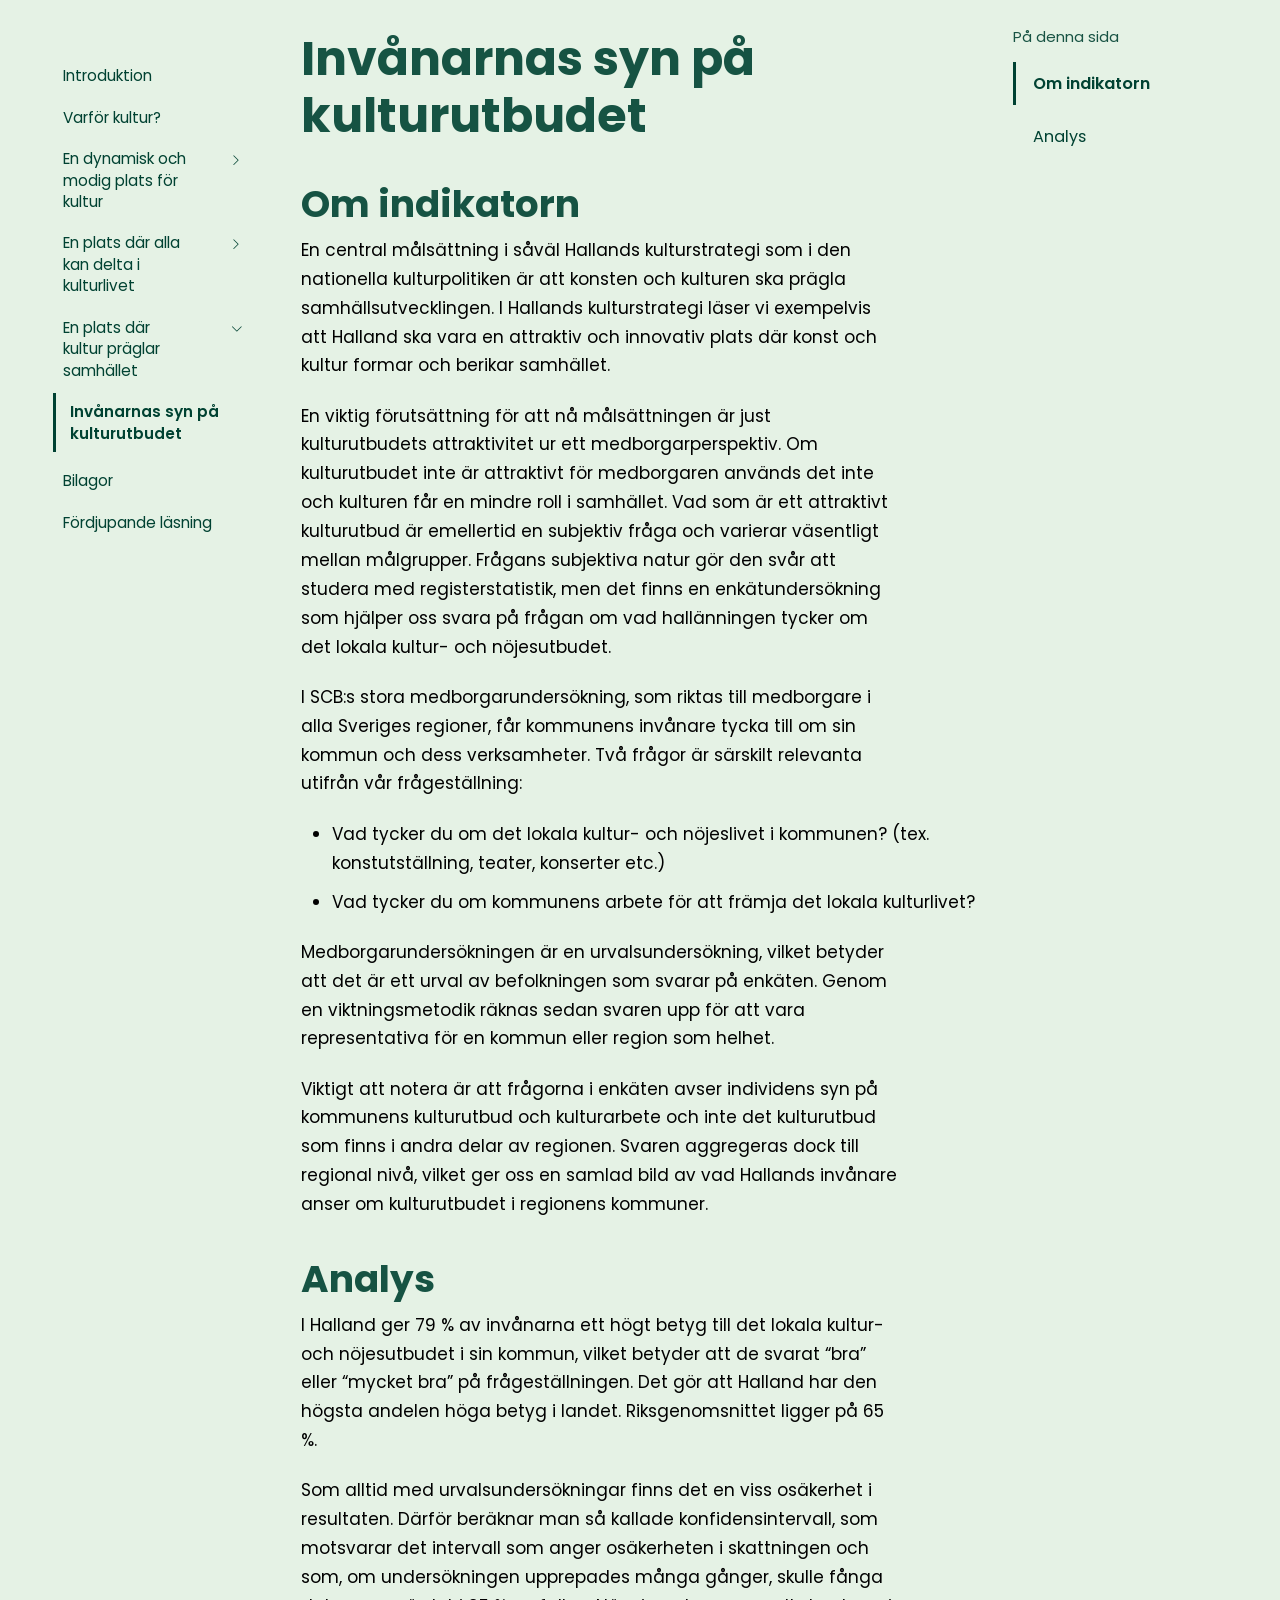
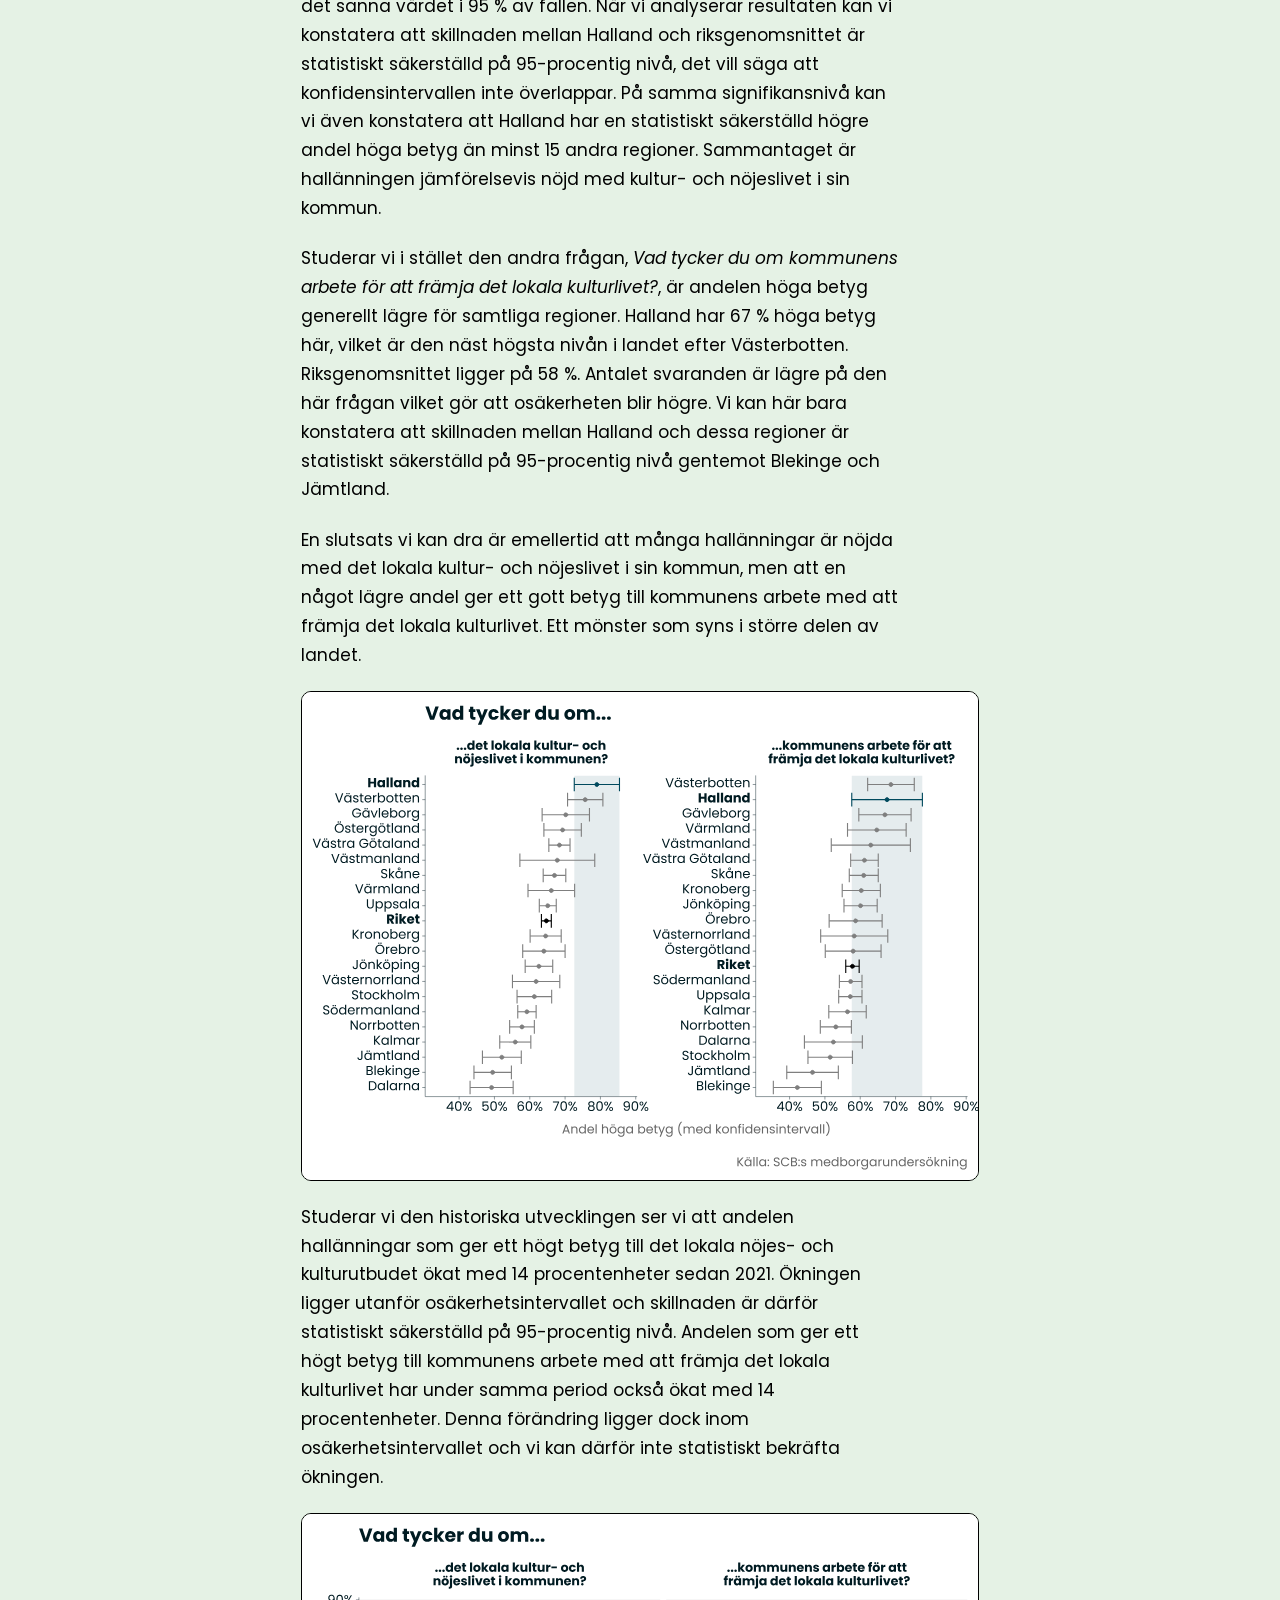
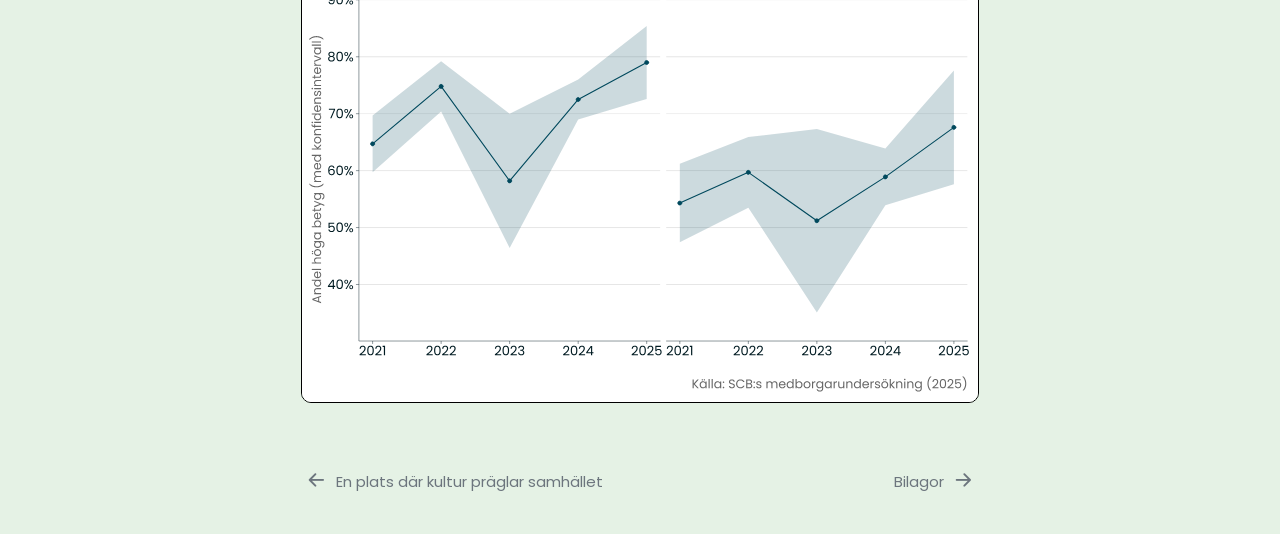
<file: docs/Kapitel4_1.html>
<!DOCTYPE html>
<html xmlns="http://www.w3.org/1999/xhtml" lang="en" xml:lang="en"><head>

<meta charset="utf-8">
<meta name="generator" content="quarto-1.3.361">

<meta name="viewport" content="width=device-width, initial-scale=1.0, user-scalable=yes">


<title>Kulturanalys Halland - Invånarnas syn på kulturutbudet</title>
<style>
code{white-space: pre-wrap;}
span.smallcaps{font-variant: small-caps;}
div.columns{display: flex; gap: min(4vw, 1.5em);}
div.column{flex: auto; overflow-x: auto;}
div.hanging-indent{margin-left: 1.5em; text-indent: -1.5em;}
ul.task-list{list-style: none;}
ul.task-list li input[type="checkbox"] {
  width: 0.8em;
  margin: 0 0.8em 0.2em -1em; /* quarto-specific, see https://github.com/quarto-dev/quarto-cli/issues/4556 */ 
  vertical-align: middle;
}
</style>


<script src="site_libs/quarto-nav/quarto-nav.js"></script>
<script src="site_libs/quarto-nav/headroom.min.js"></script>
<script src="site_libs/clipboard/clipboard.min.js"></script>
<script src="site_libs/quarto-search/autocomplete.umd.js"></script>
<script src="site_libs/quarto-search/fuse.min.js"></script>
<script src="site_libs/quarto-search/quarto-search.js"></script>
<meta name="quarto:offset" content="./">
<link href="./Kapitel5.html" rel="next">
<link href="./Kapitel4.html" rel="prev">
<script src="site_libs/quarto-html/quarto.js"></script>
<script src="site_libs/quarto-html/popper.min.js"></script>
<script src="site_libs/quarto-html/tippy.umd.min.js"></script>
<script src="site_libs/quarto-html/anchor.min.js"></script>
<link href="site_libs/quarto-html/tippy.css" rel="stylesheet">
<link href="site_libs/quarto-html/quarto-syntax-highlighting.css" rel="stylesheet" id="quarto-text-highlighting-styles">
<script src="site_libs/bootstrap/bootstrap.min.js"></script>
<link href="site_libs/bootstrap/bootstrap-icons.css" rel="stylesheet">
<link href="site_libs/bootstrap/bootstrap.min.css" rel="stylesheet" id="quarto-bootstrap" data-mode="light">
<script id="quarto-search-options" type="application/json">{
  "location": "sidebar",
  "copy-button": false,
  "collapse-after": 3,
  "panel-placement": "start",
  "type": "textbox",
  "limit": 20,
  "language": {
    "search-no-results-text": "No results",
    "search-matching-documents-text": "matching documents",
    "search-copy-link-title": "Copy link to search",
    "search-hide-matches-text": "Hide additional matches",
    "search-more-match-text": "more match in this document",
    "search-more-matches-text": "more matches in this document",
    "search-clear-button-title": "Clear",
    "search-detached-cancel-button-title": "Cancel",
    "search-submit-button-title": "Submit",
    "search-label": "Search"
  }
}</script>


</head>

<body class="nav-sidebar floating">

<div id="quarto-search-results"></div>
  <header id="quarto-header" class="headroom fixed-top">
  <nav class="quarto-secondary-nav">
    <div class="container-fluid d-flex">
      <button type="button" class="quarto-btn-toggle btn" data-bs-toggle="collapse" data-bs-target="#quarto-sidebar,#quarto-sidebar-glass" aria-controls="quarto-sidebar" aria-expanded="false" aria-label="Toggle sidebar navigation" onclick="if (window.quartoToggleHeadroom) { window.quartoToggleHeadroom(); }">
        <i class="bi bi-layout-text-sidebar-reverse"></i>
      </button>
      <nav class="quarto-page-breadcrumbs" aria-label="breadcrumb"><ol class="breadcrumb"><li class="breadcrumb-item"><a href="./Kapitel4.html">En plats där kultur präglar samhället</a></li><li class="breadcrumb-item"><a href="./Kapitel4_1.html">Invånarnas syn på kulturutbudet</a></li></ol></nav>
      <a class="flex-grow-1" role="button" data-bs-toggle="collapse" data-bs-target="#quarto-sidebar,#quarto-sidebar-glass" aria-controls="quarto-sidebar" aria-expanded="false" aria-label="Toggle sidebar navigation" onclick="if (window.quartoToggleHeadroom) { window.quartoToggleHeadroom(); }">      
      </a>
    </div>
  </nav>
</header>
<!-- content -->
<div id="quarto-content" class="quarto-container page-columns page-rows-contents page-layout-article">
<!-- sidebar -->
  <nav id="quarto-sidebar" class="sidebar collapse collapse-horizontal sidebar-navigation floating overflow-auto">
    <div class="pt-lg-2 mt-2 text-left sidebar-header">
    <div class="sidebar-title mb-0 py-0">
      <a href="./"></a> 
    </div>
      </div>
    <div class="sidebar-menu-container"> 
    <ul class="list-unstyled mt-1">
        <li class="sidebar-item">
  <div class="sidebar-item-container"> 
  <a href="./index.html" class="sidebar-item-text sidebar-link">
 <span class="menu-text">Introduktion</span></a>
  </div>
</li>
        <li class="sidebar-item">
  <div class="sidebar-item-container"> 
  <a href="./Kapitel1.html" class="sidebar-item-text sidebar-link">
 <span class="menu-text">Varför kultur?</span></a>
  </div>
</li>
        <li class="sidebar-item sidebar-item-section">
      <div class="sidebar-item-container"> 
            <a href="./Kapitel2.html" class="sidebar-item-text sidebar-link">
 <span class="menu-text">En dynamisk och modig plats för kultur</span></a>
          <a class="sidebar-item-toggle text-start collapsed" data-bs-toggle="collapse" data-bs-target="#quarto-sidebar-section-1" aria-expanded="false" aria-label="Toggle section">
            <i class="bi bi-chevron-right ms-2"></i>
          </a> 
      </div>
      <ul id="quarto-sidebar-section-1" class="collapse list-unstyled sidebar-section depth1 ">  
          <li class="sidebar-item">
  <div class="sidebar-item-container"> 
  <a href="./Kapitel2_1.html" class="sidebar-item-text sidebar-link">
 <span class="menu-text">Kulturskapare</span></a>
  </div>
</li>
      </ul>
  </li>
        <li class="sidebar-item sidebar-item-section">
      <div class="sidebar-item-container"> 
            <a href="./Kapitel3.html" class="sidebar-item-text sidebar-link">
 <span class="menu-text">En plats där alla kan delta i kulturlivet</span></a>
          <a class="sidebar-item-toggle text-start collapsed" data-bs-toggle="collapse" data-bs-target="#quarto-sidebar-section-2" aria-expanded="false" aria-label="Toggle section">
            <i class="bi bi-chevron-right ms-2"></i>
          </a> 
      </div>
      <ul id="quarto-sidebar-section-2" class="collapse list-unstyled sidebar-section depth1 ">  
          <li class="sidebar-item">
  <div class="sidebar-item-container"> 
  <a href="./Kapitel3_2.html" class="sidebar-item-text sidebar-link">
 <span class="menu-text">Studieförbund</span></a>
  </div>
</li>
          <li class="sidebar-item">
  <div class="sidebar-item-container"> 
  <a href="./Kapitel3_3.html" class="sidebar-item-text sidebar-link">
 <span class="menu-text">Tillgång till bibliotek</span></a>
  </div>
</li>
          <li class="sidebar-item">
  <div class="sidebar-item-container"> 
  <a href="./Kapitel3_4.html" class="sidebar-item-text sidebar-link">
 <span class="menu-text">Kulturdeltagande</span></a>
  </div>
</li>
      </ul>
  </li>
        <li class="sidebar-item sidebar-item-section">
      <div class="sidebar-item-container"> 
            <a href="./Kapitel4.html" class="sidebar-item-text sidebar-link">
 <span class="menu-text">En plats där kultur präglar samhället</span></a>
          <a class="sidebar-item-toggle text-start" data-bs-toggle="collapse" data-bs-target="#quarto-sidebar-section-3" aria-expanded="true" aria-label="Toggle section">
            <i class="bi bi-chevron-right ms-2"></i>
          </a> 
      </div>
      <ul id="quarto-sidebar-section-3" class="collapse list-unstyled sidebar-section depth1 show">  
          <li class="sidebar-item">
  <div class="sidebar-item-container"> 
  <a href="./Kapitel4_1.html" class="sidebar-item-text sidebar-link active">
 <span class="menu-text">Invånarnas syn på kulturutbudet</span></a>
  </div>
</li>
      </ul>
  </li>
        <li class="sidebar-item">
  <div class="sidebar-item-container"> 
  <a href="./Kapitel5.html" class="sidebar-item-text sidebar-link">
 <span class="menu-text">Bilagor</span></a>
  </div>
</li>
        <li class="sidebar-item">
  <div class="sidebar-item-container"> 
  <a href="./references.html" class="sidebar-item-text sidebar-link">
 <span class="menu-text">Fördjupande läsning</span></a>
  </div>
</li>
    </ul>
    </div>
</nav>
<div id="quarto-sidebar-glass" data-bs-toggle="collapse" data-bs-target="#quarto-sidebar,#quarto-sidebar-glass"></div>
<!-- margin-sidebar -->
    <div id="quarto-margin-sidebar" class="sidebar margin-sidebar">
        <nav id="TOC" role="doc-toc" class="toc-active">
    <h2 id="toc-title">På denna sida</h2>
   
  <ul>
  <li><a href="#om-indikatorn" id="toc-om-indikatorn" class="nav-link active" data-scroll-target="#om-indikatorn">Om indikatorn</a></li>
  <li><a href="#analys" id="toc-analys" class="nav-link" data-scroll-target="#analys">Analys</a></li>
  </ul>
</nav>
    </div>
<!-- main -->
<main class="content" id="quarto-document-content">

<header id="title-block-header" class="quarto-title-block default">
<div class="quarto-title">
<h1 class="title">Invånarnas syn på kulturutbudet</h1>
</div>



<div class="quarto-title-meta">

    
  
    
  </div>
  

</header>

<section id="om-indikatorn" class="level2">
<h2 class="anchored" data-anchor-id="om-indikatorn">Om indikatorn</h2>
<p>En central målsättning i såväl Hallands kulturstrategi som i den nationella kulturpolitiken är att konsten och kulturen ska prägla samhällsutvecklingen. I Hallands kulturstrategi läser vi exempelvis att Halland ska vara en attraktiv och innovativ plats där konst och kultur formar och berikar samhället.</p>
<p>En viktig förutsättning för att nå målsättningen är just kulturutbudets attraktivitet ur ett medborgarperspektiv. Om kulturutbudet inte är attraktivt för medborgaren används det inte och kulturen får en mindre roll i samhället. Vad som är ett attraktivt kulturutbud är emellertid en subjektiv fråga och varierar väsentligt mellan målgrupper. Frågans subjektiva natur gör den svår att studera med registerstatistik, men det finns en enkätundersökning som hjälper oss svara på frågan om vad hallänningen tycker om det lokala kultur- och nöjesutbudet.</p>
<p>I SCB:s stora medborgarundersökning, som riktas till medborgare i alla Sveriges regioner, får kommunens invånare tycka till om sin kommun och dess verksamheter. Två frågor är särskilt relevanta utifrån vår frågeställning:</p>
<ul>
<li>Vad tycker du om det lokala kultur- och nöjeslivet i kommunen? (tex. konstutställning, teater, konserter etc.)</li>
<li>Vad tycker du om kommunens arbete för att främja det lokala kulturlivet?</li>
</ul>
<p>Medborgarundersökningen är en urvalsundersökning, vilket betyder att det är ett urval av befolkningen som svarar på enkäten. Genom en viktningsmetodik räknas sedan svaren upp för att vara representativa för en kommun eller region som helhet.</p>
<p>Viktigt att notera är att frågorna i enkäten avser individens syn på kommunens kulturutbud och kulturarbete och inte det kulturutbud som finns i andra delar av regionen. Svaren aggregeras dock till regional nivå, vilket ger oss en samlad bild av vad Hallands invånare anser om kulturutbudet i regionens kommuner.</p>
</section>
<section id="analys" class="level2">
<h2 class="anchored" data-anchor-id="analys">Analys</h2>
<p>I Halland ger 79 % av invånarna ett högt betyg till det lokala kultur- och nöjesutbudet i sin kommun, vilket betyder att de svarat “bra” eller “mycket bra” på frågeställningen. Det gör att Halland har den högsta andelen höga betyg i landet. Riksgenomsnittet ligger på 65 %.</p>
<p>Som alltid med urvalsundersökningar finns det en viss osäkerhet i resultaten. Därför beräknar man så kallade konfidensintervall, som motsvarar det intervall som anger osäkerheten i skattningen och som, om undersökningen upprepades många gånger, skulle fånga det sanna värdet i 95 % av fallen. När vi analyserar resultaten kan vi konstatera att skillnaden mellan Halland och riksgenomsnittet är statistiskt säkerställd på 95-procentig nivå, det vill säga att konfidensintervallen inte överlappar. På samma signifikansnivå kan vi även konstatera att Halland har en statistiskt säkerställd högre andel höga betyg än minst 15 andra regioner. Sammantaget är hallänningen jämförelsevis nöjd med kultur- och nöjeslivet i sin kommun.</p>
<p>Studerar vi i stället den andra frågan, <em>Vad tycker du om kommunens arbete för att främja det lokala kulturlivet?</em>, är andelen höga betyg generellt lägre för samtliga regioner. Halland har 67 % höga betyg här, vilket är den näst högsta nivån i landet efter Västerbotten. Riksgenomsnittet ligger på 58 %. Antalet svaranden är lägre på den här frågan vilket gör att osäkerheten blir högre. Vi kan här bara konstatera att skillnaden mellan Halland och dessa regioner är statistiskt säkerställd på 95-procentig nivå gentemot Blekinge och Jämtland.</p>
<p>En slutsats vi kan dra är emellertid att många hallänningar är nöjda med det lokala kultur- och nöjeslivet i sin kommun, men att en något lägre andel ger ett gott betyg till kommunens arbete med att främja det lokala kulturlivet. Ett mönster som syns i större delen av landet.</p>
<div class="cell">
<div class="cell-output-display">
<p><img src="Kapitel4_1_files/figure-html/unnamed-chunk-1-1.svg" class="img-fluid"></p>
</div>
</div>
<p>Studerar vi den historiska utvecklingen ser vi att andelen hallänningar som ger ett högt betyg till det lokala nöjes- och kulturutbudet ökat med 14 procentenheter sedan 2021. Ökningen ligger utanför osäkerhetsintervallet och skillnaden är därför statistiskt säkerställd på 95-procentig nivå. Andelen som ger ett högt betyg till kommunens arbete med att främja det lokala kulturlivet har under samma period också ökat med 14 procentenheter. Denna förändring ligger dock inom osäkerhetsintervallet och vi kan därför inte statistiskt bekräfta ökningen.</p>
<div class="cell">
<div class="cell-output-display">
<p><img src="Kapitel4_1_files/figure-html/unnamed-chunk-2-1.svg" class="img-fluid"></p>
</div>
</div>


</section>

</main> <!-- /main -->
<script id="quarto-html-after-body" type="application/javascript">
window.document.addEventListener("DOMContentLoaded", function (event) {
  const toggleBodyColorMode = (bsSheetEl) => {
    const mode = bsSheetEl.getAttribute("data-mode");
    const bodyEl = window.document.querySelector("body");
    if (mode === "dark") {
      bodyEl.classList.add("quarto-dark");
      bodyEl.classList.remove("quarto-light");
    } else {
      bodyEl.classList.add("quarto-light");
      bodyEl.classList.remove("quarto-dark");
    }
  }
  const toggleBodyColorPrimary = () => {
    const bsSheetEl = window.document.querySelector("link#quarto-bootstrap");
    if (bsSheetEl) {
      toggleBodyColorMode(bsSheetEl);
    }
  }
  toggleBodyColorPrimary();  
  const icon = "";
  const anchorJS = new window.AnchorJS();
  anchorJS.options = {
    placement: 'right',
    icon: icon
  };
  anchorJS.add('.anchored');
  const isCodeAnnotation = (el) => {
    for (const clz of el.classList) {
      if (clz.startsWith('code-annotation-')) {                     
        return true;
      }
    }
    return false;
  }
  const clipboard = new window.ClipboardJS('.code-copy-button', {
    text: function(trigger) {
      const codeEl = trigger.previousElementSibling.cloneNode(true);
      for (const childEl of codeEl.children) {
        if (isCodeAnnotation(childEl)) {
          childEl.remove();
        }
      }
      return codeEl.innerText;
    }
  });
  clipboard.on('success', function(e) {
    // button target
    const button = e.trigger;
    // don't keep focus
    button.blur();
    // flash "checked"
    button.classList.add('code-copy-button-checked');
    var currentTitle = button.getAttribute("title");
    button.setAttribute("title", "Copied!");
    let tooltip;
    if (window.bootstrap) {
      button.setAttribute("data-bs-toggle", "tooltip");
      button.setAttribute("data-bs-placement", "left");
      button.setAttribute("data-bs-title", "Copied!");
      tooltip = new bootstrap.Tooltip(button, 
        { trigger: "manual", 
          customClass: "code-copy-button-tooltip",
          offset: [0, -8]});
      tooltip.show();    
    }
    setTimeout(function() {
      if (tooltip) {
        tooltip.hide();
        button.removeAttribute("data-bs-title");
        button.removeAttribute("data-bs-toggle");
        button.removeAttribute("data-bs-placement");
      }
      button.setAttribute("title", currentTitle);
      button.classList.remove('code-copy-button-checked');
    }, 1000);
    // clear code selection
    e.clearSelection();
  });
  function tippyHover(el, contentFn) {
    const config = {
      allowHTML: true,
      content: contentFn,
      maxWidth: 500,
      delay: 100,
      arrow: false,
      appendTo: function(el) {
          return el.parentElement;
      },
      interactive: true,
      interactiveBorder: 10,
      theme: 'quarto',
      placement: 'bottom-start'
    };
    window.tippy(el, config); 
  }
  const noterefs = window.document.querySelectorAll('a[role="doc-noteref"]');
  for (var i=0; i<noterefs.length; i++) {
    const ref = noterefs[i];
    tippyHover(ref, function() {
      // use id or data attribute instead here
      let href = ref.getAttribute('data-footnote-href') || ref.getAttribute('href');
      try { href = new URL(href).hash; } catch {}
      const id = href.replace(/^#\/?/, "");
      const note = window.document.getElementById(id);
      return note.innerHTML;
    });
  }
      let selectedAnnoteEl;
      const selectorForAnnotation = ( cell, annotation) => {
        let cellAttr = 'data-code-cell="' + cell + '"';
        let lineAttr = 'data-code-annotation="' +  annotation + '"';
        const selector = 'span[' + cellAttr + '][' + lineAttr + ']';
        return selector;
      }
      const selectCodeLines = (annoteEl) => {
        const doc = window.document;
        const targetCell = annoteEl.getAttribute("data-target-cell");
        const targetAnnotation = annoteEl.getAttribute("data-target-annotation");
        const annoteSpan = window.document.querySelector(selectorForAnnotation(targetCell, targetAnnotation));
        const lines = annoteSpan.getAttribute("data-code-lines").split(",");
        const lineIds = lines.map((line) => {
          return targetCell + "-" + line;
        })
        let top = null;
        let height = null;
        let parent = null;
        if (lineIds.length > 0) {
            //compute the position of the single el (top and bottom and make a div)
            const el = window.document.getElementById(lineIds[0]);
            top = el.offsetTop;
            height = el.offsetHeight;
            parent = el.parentElement.parentElement;
          if (lineIds.length > 1) {
            const lastEl = window.document.getElementById(lineIds[lineIds.length - 1]);
            const bottom = lastEl.offsetTop + lastEl.offsetHeight;
            height = bottom - top;
          }
          if (top !== null && height !== null && parent !== null) {
            // cook up a div (if necessary) and position it 
            let div = window.document.getElementById("code-annotation-line-highlight");
            if (div === null) {
              div = window.document.createElement("div");
              div.setAttribute("id", "code-annotation-line-highlight");
              div.style.position = 'absolute';
              parent.appendChild(div);
            }
            div.style.top = top - 2 + "px";
            div.style.height = height + 4 + "px";
            let gutterDiv = window.document.getElementById("code-annotation-line-highlight-gutter");
            if (gutterDiv === null) {
              gutterDiv = window.document.createElement("div");
              gutterDiv.setAttribute("id", "code-annotation-line-highlight-gutter");
              gutterDiv.style.position = 'absolute';
              const codeCell = window.document.getElementById(targetCell);
              const gutter = codeCell.querySelector('.code-annotation-gutter');
              gutter.appendChild(gutterDiv);
            }
            gutterDiv.style.top = top - 2 + "px";
            gutterDiv.style.height = height + 4 + "px";
          }
          selectedAnnoteEl = annoteEl;
        }
      };
      const unselectCodeLines = () => {
        const elementsIds = ["code-annotation-line-highlight", "code-annotation-line-highlight-gutter"];
        elementsIds.forEach((elId) => {
          const div = window.document.getElementById(elId);
          if (div) {
            div.remove();
          }
        });
        selectedAnnoteEl = undefined;
      };
      // Attach click handler to the DT
      const annoteDls = window.document.querySelectorAll('dt[data-target-cell]');
      for (const annoteDlNode of annoteDls) {
        annoteDlNode.addEventListener('click', (event) => {
          const clickedEl = event.target;
          if (clickedEl !== selectedAnnoteEl) {
            unselectCodeLines();
            const activeEl = window.document.querySelector('dt[data-target-cell].code-annotation-active');
            if (activeEl) {
              activeEl.classList.remove('code-annotation-active');
            }
            selectCodeLines(clickedEl);
            clickedEl.classList.add('code-annotation-active');
          } else {
            // Unselect the line
            unselectCodeLines();
            clickedEl.classList.remove('code-annotation-active');
          }
        });
      }
  const findCites = (el) => {
    const parentEl = el.parentElement;
    if (parentEl) {
      const cites = parentEl.dataset.cites;
      if (cites) {
        return {
          el,
          cites: cites.split(' ')
        };
      } else {
        return findCites(el.parentElement)
      }
    } else {
      return undefined;
    }
  };
  var bibliorefs = window.document.querySelectorAll('a[role="doc-biblioref"]');
  for (var i=0; i<bibliorefs.length; i++) {
    const ref = bibliorefs[i];
    const citeInfo = findCites(ref);
    if (citeInfo) {
      tippyHover(citeInfo.el, function() {
        var popup = window.document.createElement('div');
        citeInfo.cites.forEach(function(cite) {
          var citeDiv = window.document.createElement('div');
          citeDiv.classList.add('hanging-indent');
          citeDiv.classList.add('csl-entry');
          var biblioDiv = window.document.getElementById('ref-' + cite);
          if (biblioDiv) {
            citeDiv.innerHTML = biblioDiv.innerHTML;
          }
          popup.appendChild(citeDiv);
        });
        return popup.innerHTML;
      });
    }
  }
});
</script>
<nav class="page-navigation">
  <div class="nav-page nav-page-previous">
      <a href="./Kapitel4.html" class="pagination-link">
        <i class="bi bi-arrow-left-short"></i> <span class="nav-page-text">En plats där kultur präglar samhället</span>
      </a>          
  </div>
  <div class="nav-page nav-page-next">
      <a href="./Kapitel5.html" class="pagination-link">
        <span class="nav-page-text">Bilagor</span> <i class="bi bi-arrow-right-short"></i>
      </a>
  </div>
</nav>
</div> <!-- /content -->



</body></html>
</file>
<file: docs/site_libs/quarto-html/tippy.css>
.tippy-box[data-animation=fade][data-state=hidden]{opacity:0}[data-tippy-root]{max-width:calc(100vw - 10px)}.tippy-box{position:relative;background-color:#333;color:#fff;border-radius:4px;font-size:14px;line-height:1.4;white-space:normal;outline:0;transition-property:transform,visibility,opacity}.tippy-box[data-placement^=top]>.tippy-arrow{bottom:0}.tippy-box[data-placement^=top]>.tippy-arrow:before{bottom:-7px;left:0;border-width:8px 8px 0;border-top-color:initial;transform-origin:center top}.tippy-box[data-placement^=bottom]>.tippy-arrow{top:0}.tippy-box[data-placement^=bottom]>.tippy-arrow:before{top:-7px;left:0;border-width:0 8px 8px;border-bottom-color:initial;transform-origin:center bottom}.tippy-box[data-placement^=left]>.tippy-arrow{right:0}.tippy-box[data-placement^=left]>.tippy-arrow:before{border-width:8px 0 8px 8px;border-left-color:initial;right:-7px;transform-origin:center left}.tippy-box[data-placement^=right]>.tippy-arrow{left:0}.tippy-box[data-placement^=right]>.tippy-arrow:before{left:-7px;border-width:8px 8px 8px 0;border-right-color:initial;transform-origin:center right}.tippy-box[data-inertia][data-state=visible]{transition-timing-function:cubic-bezier(.54,1.5,.38,1.11)}.tippy-arrow{width:16px;height:16px;color:#333}.tippy-arrow:before{content:"";position:absolute;border-color:transparent;border-style:solid}.tippy-content{position:relative;padding:5px 9px;z-index:1}
</file>
<file: docs/site_libs/quarto-html/quarto-syntax-highlighting.css>
/* quarto syntax highlight colors */
:root {
  --quarto-hl-ot-color: #003B4F;
  --quarto-hl-at-color: #657422;
  --quarto-hl-ss-color: #20794D;
  --quarto-hl-an-color: #5E5E5E;
  --quarto-hl-fu-color: #4758AB;
  --quarto-hl-st-color: #20794D;
  --quarto-hl-cf-color: #003B4F;
  --quarto-hl-op-color: #5E5E5E;
  --quarto-hl-er-color: #AD0000;
  --quarto-hl-bn-color: #AD0000;
  --quarto-hl-al-color: #AD0000;
  --quarto-hl-va-color: #111111;
  --quarto-hl-bu-color: inherit;
  --quarto-hl-ex-color: inherit;
  --quarto-hl-pp-color: #AD0000;
  --quarto-hl-in-color: #5E5E5E;
  --quarto-hl-vs-color: #20794D;
  --quarto-hl-wa-color: #5E5E5E;
  --quarto-hl-do-color: #5E5E5E;
  --quarto-hl-im-color: #00769E;
  --quarto-hl-ch-color: #20794D;
  --quarto-hl-dt-color: #AD0000;
  --quarto-hl-fl-color: #AD0000;
  --quarto-hl-co-color: #5E5E5E;
  --quarto-hl-cv-color: #5E5E5E;
  --quarto-hl-cn-color: #8f5902;
  --quarto-hl-sc-color: #5E5E5E;
  --quarto-hl-dv-color: #AD0000;
  --quarto-hl-kw-color: #003B4F;
}

/* other quarto variables */
:root {
  --quarto-font-monospace: SFMono-Regular, Menlo, Monaco, Consolas, "Liberation Mono", "Courier New", monospace;
}

pre > code.sourceCode > span {
  color: #003B4F;
}

code span {
  color: #003B4F;
}

code.sourceCode > span {
  color: #003B4F;
}

div.sourceCode,
div.sourceCode pre.sourceCode {
  color: #003B4F;
}

code span.ot {
  color: #003B4F;
  font-style: inherit;
}

code span.at {
  color: #657422;
  font-style: inherit;
}

code span.ss {
  color: #20794D;
  font-style: inherit;
}

code span.an {
  color: #5E5E5E;
  font-style: inherit;
}

code span.fu {
  color: #4758AB;
  font-style: inherit;
}

code span.st {
  color: #20794D;
  font-style: inherit;
}

code span.cf {
  color: #003B4F;
  font-style: inherit;
}

code span.op {
  color: #5E5E5E;
  font-style: inherit;
}

code span.er {
  color: #AD0000;
  font-style: inherit;
}

code span.bn {
  color: #AD0000;
  font-style: inherit;
}

code span.al {
  color: #AD0000;
  font-style: inherit;
}

code span.va {
  color: #111111;
  font-style: inherit;
}

code span.bu {
  font-style: inherit;
}

code span.ex {
  font-style: inherit;
}

code span.pp {
  color: #AD0000;
  font-style: inherit;
}

code span.in {
  color: #5E5E5E;
  font-style: inherit;
}

code span.vs {
  color: #20794D;
  font-style: inherit;
}

code span.wa {
  color: #5E5E5E;
  font-style: italic;
}

code span.do {
  color: #5E5E5E;
  font-style: italic;
}

code span.im {
  color: #00769E;
  font-style: inherit;
}

code span.ch {
  color: #20794D;
  font-style: inherit;
}

code span.dt {
  color: #AD0000;
  font-style: inherit;
}

code span.fl {
  color: #AD0000;
  font-style: inherit;
}

code span.co {
  color: #5E5E5E;
  font-style: inherit;
}

code span.cv {
  color: #5E5E5E;
  font-style: italic;
}

code span.cn {
  color: #8f5902;
  font-style: inherit;
}

code span.sc {
  color: #5E5E5E;
  font-style: inherit;
}

code span.dv {
  color: #AD0000;
  font-style: inherit;
}

code span.kw {
  color: #003B4F;
  font-style: inherit;
}

.prevent-inlining {
  content: "</";
}

/*# sourceMappingURL=debc5d5d77c3f9108843748ff7464032.css.map */
</file>
